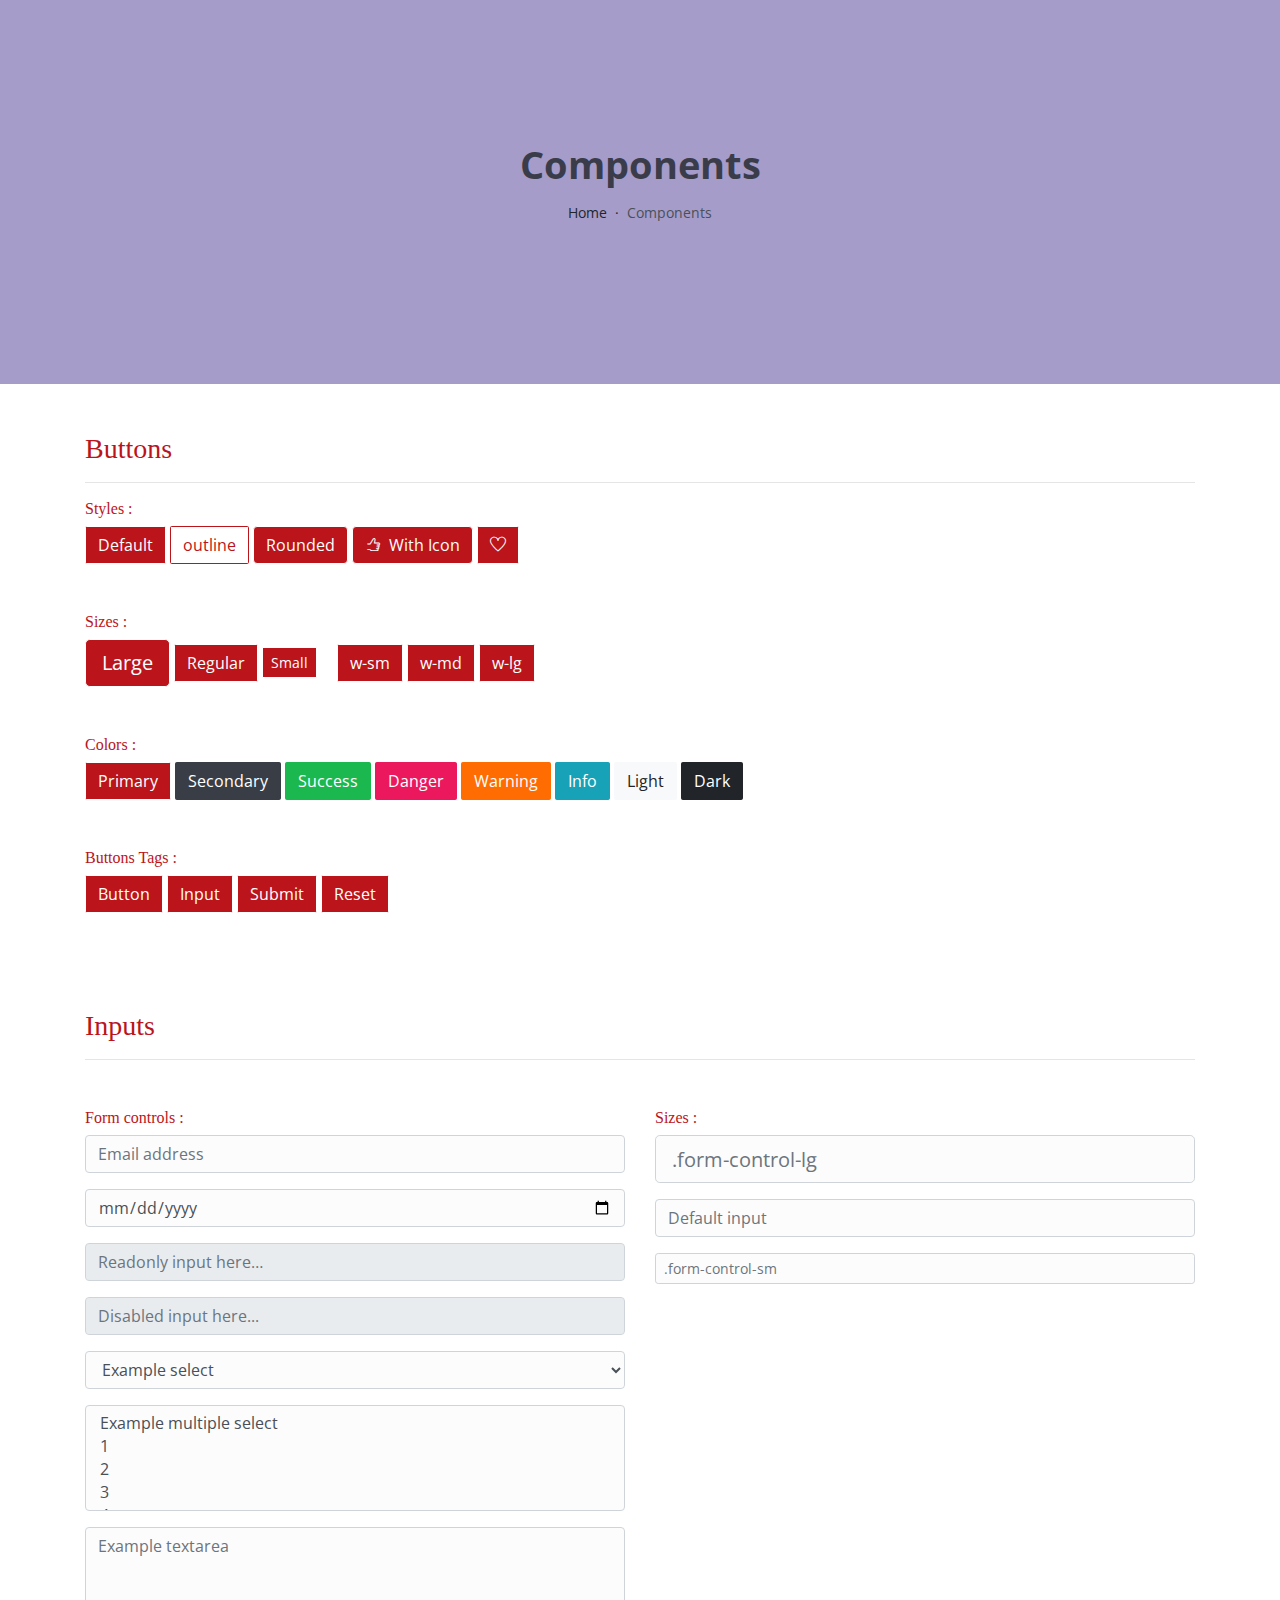
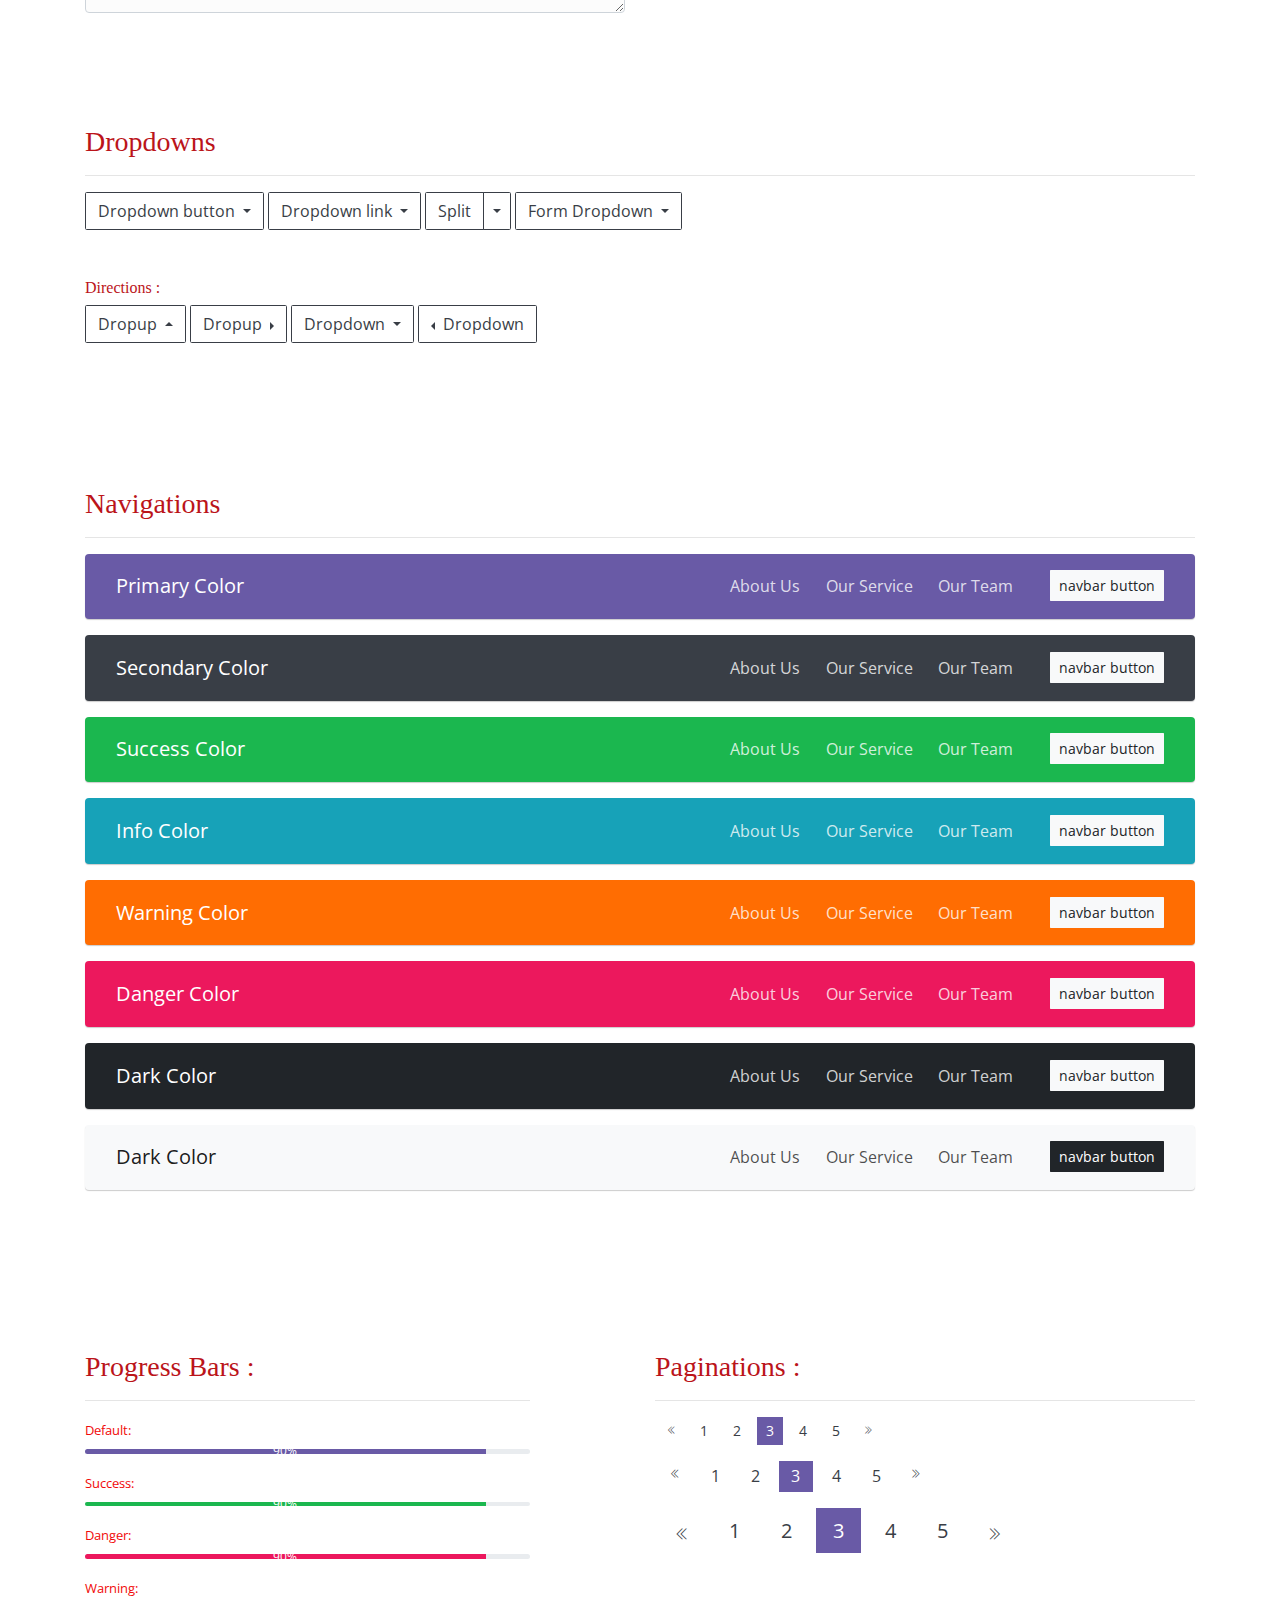
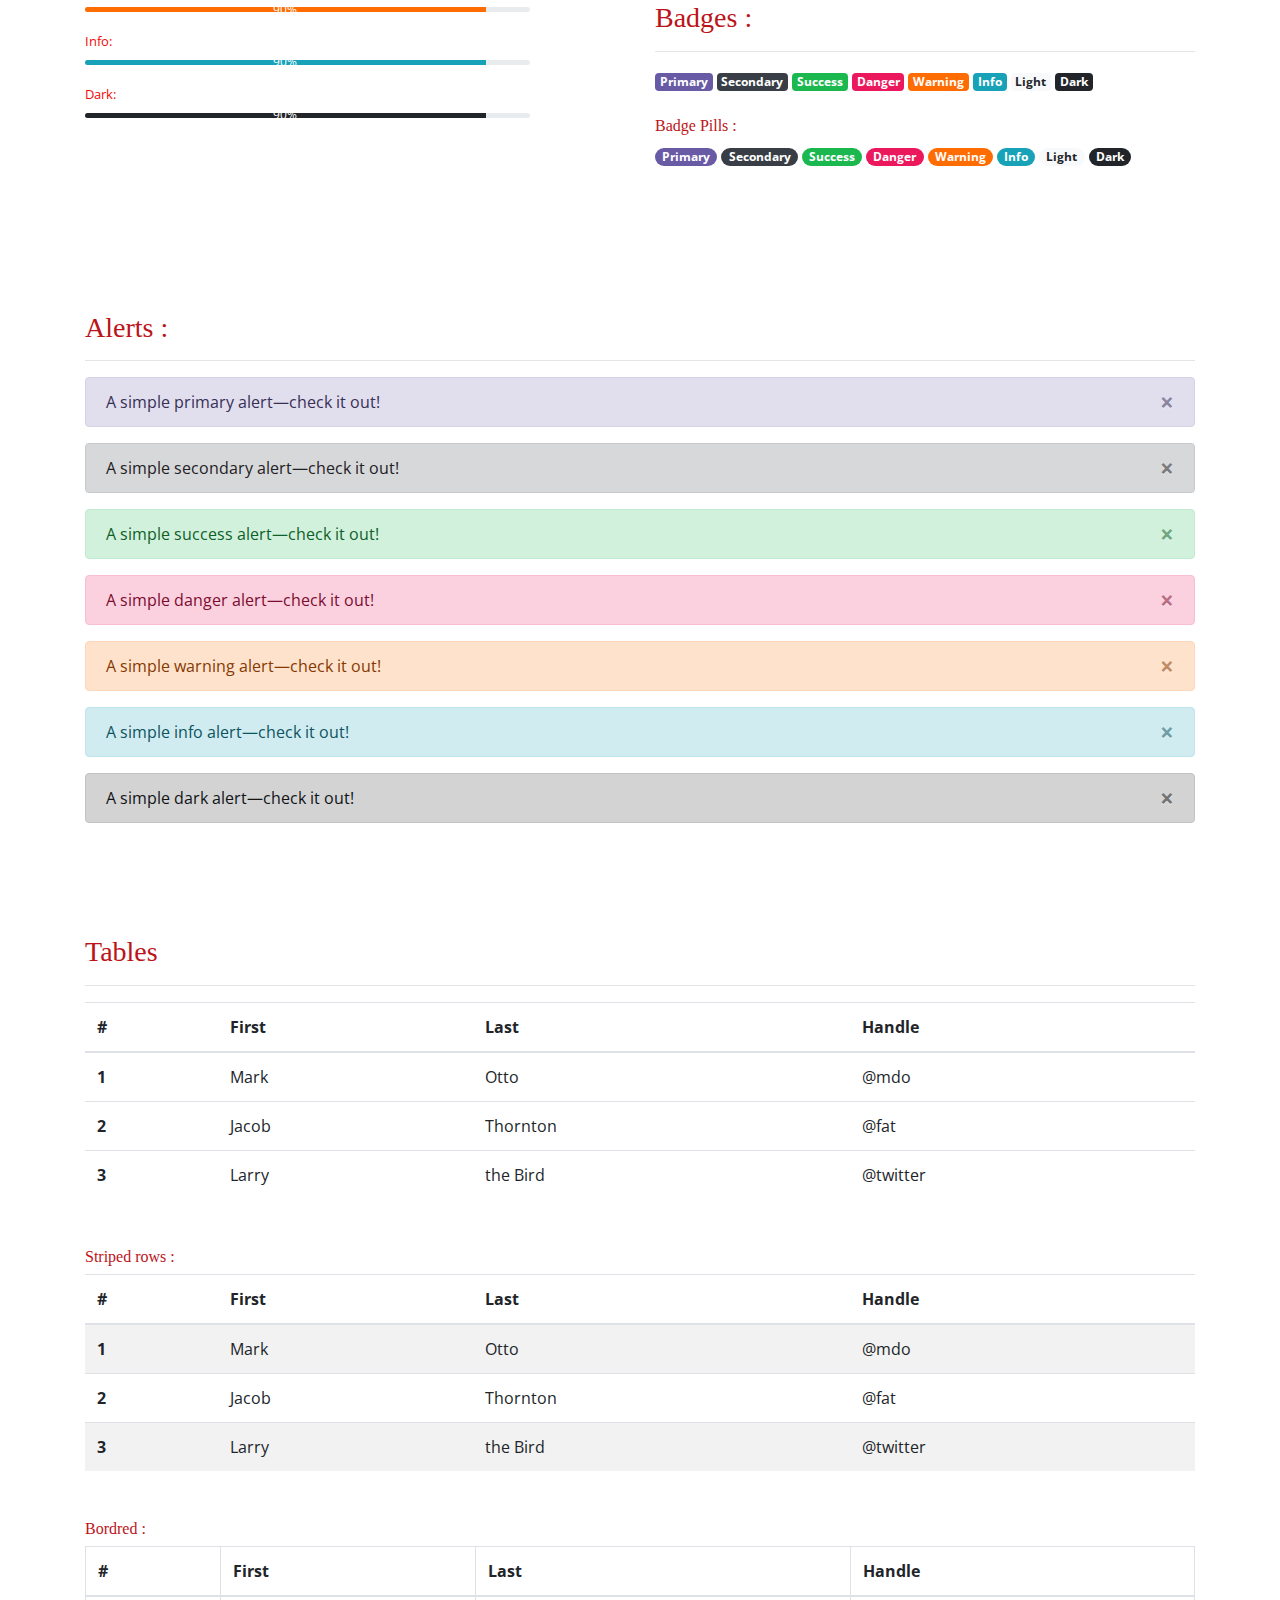
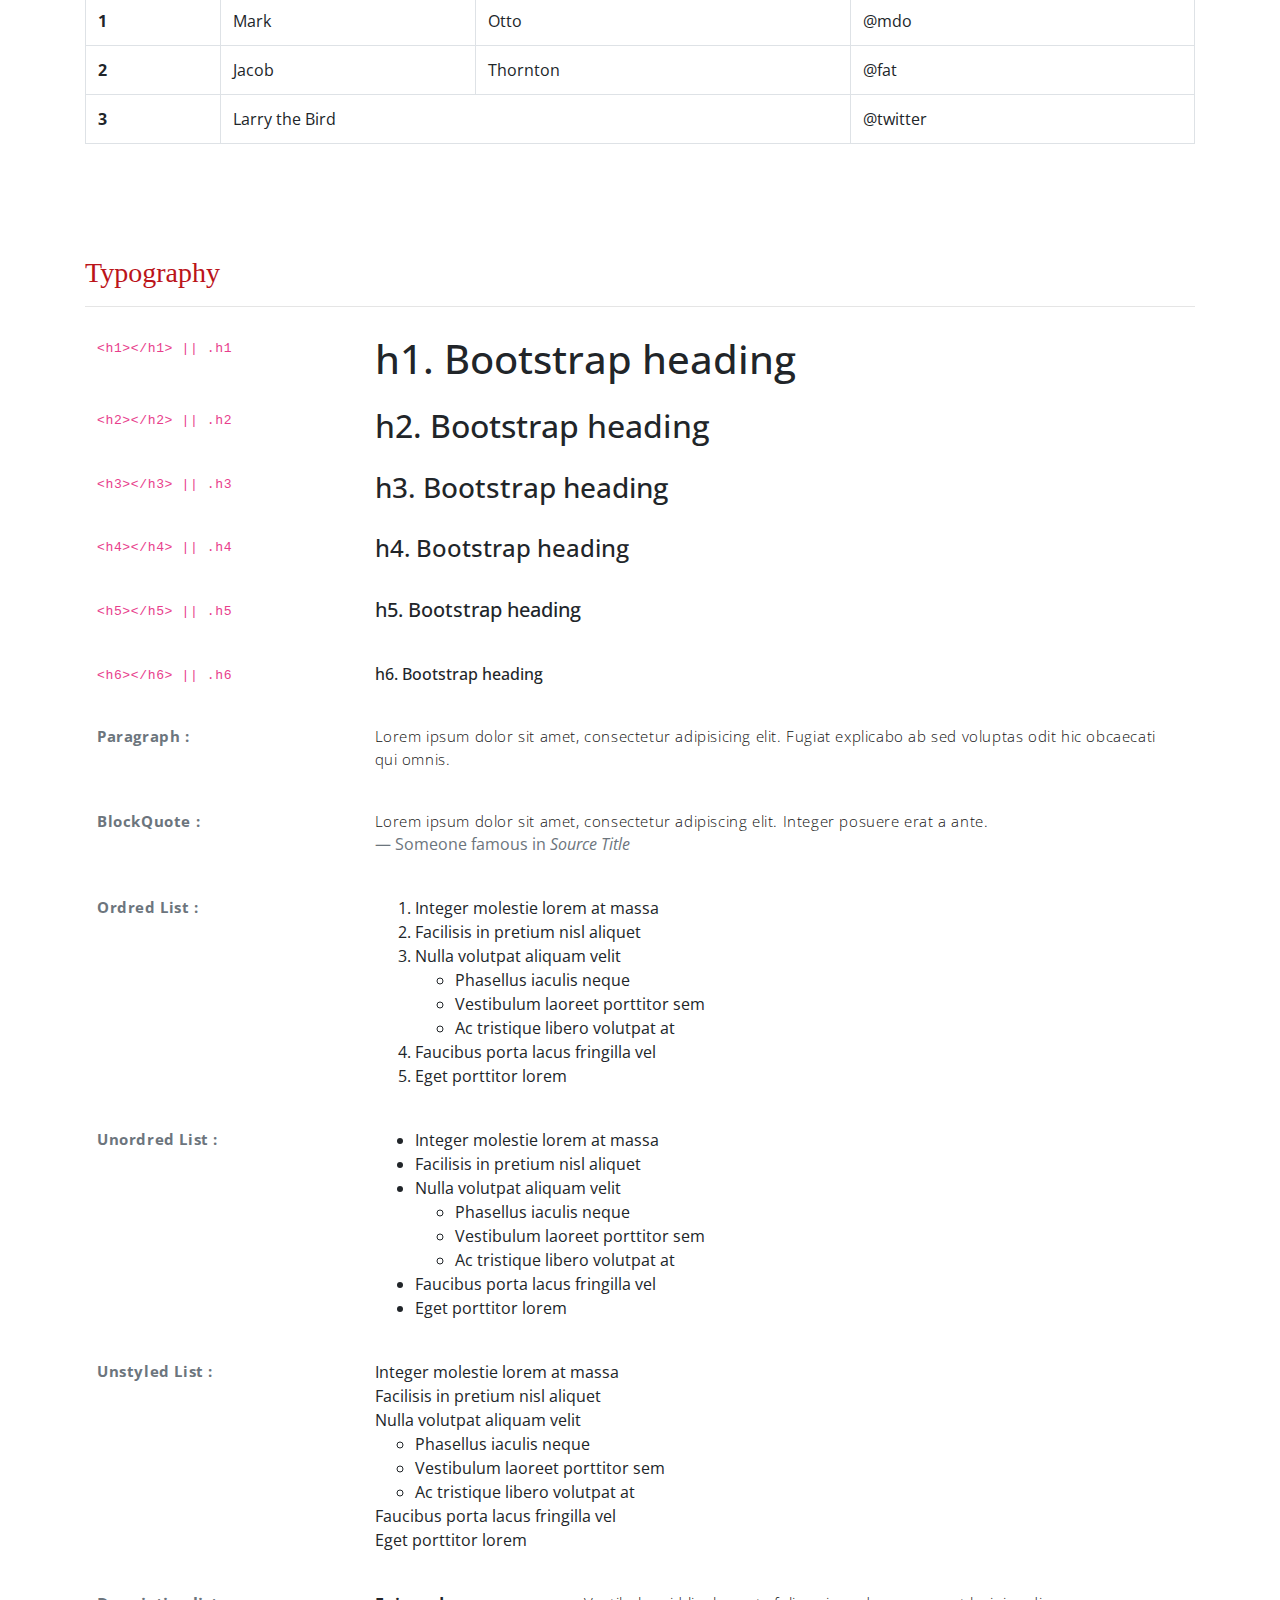
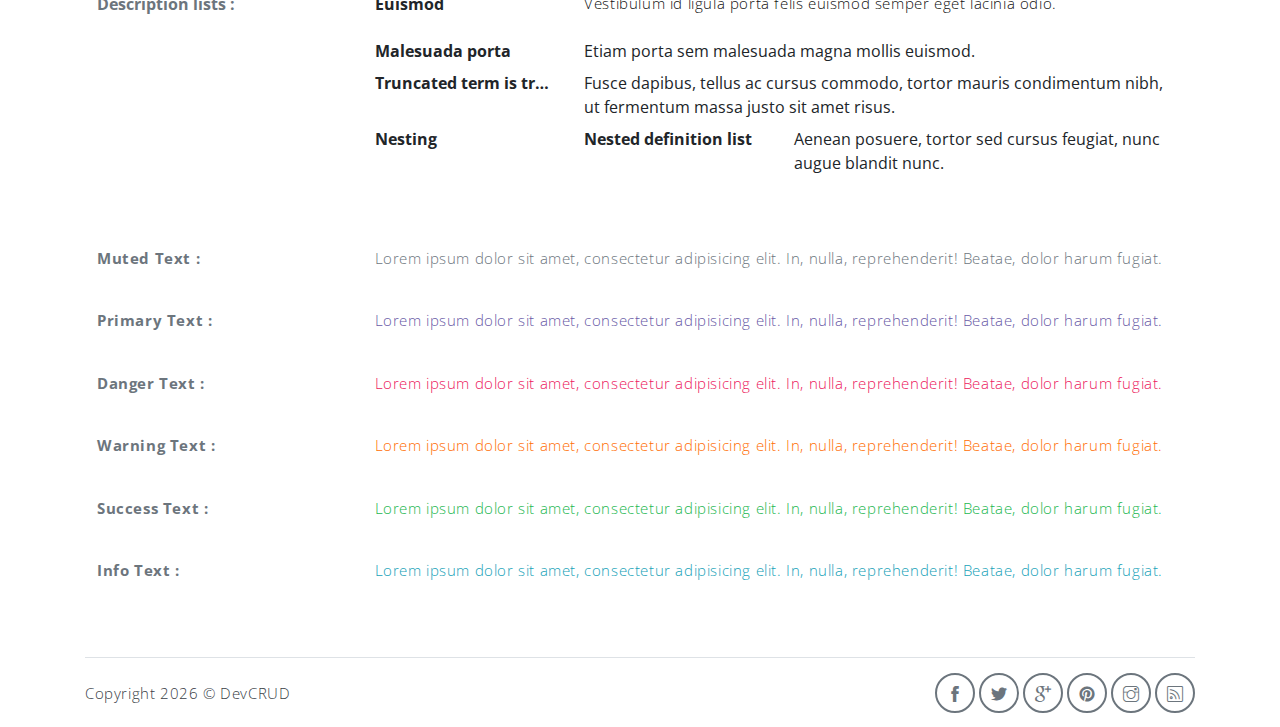
<file: components.html>
<!DOCTYPE html>
<html lang="en">
<head>
   <meta charset="utf-8">
   <meta name="viewport" content="width=device-width, initial-scale=1, shrink-to-fit=no">
   <meta name="description" content="Start your development with Meyawo landing page.">
   <meta name="author" content="Devcrud">
   <title>Meyawo Landing page | Components</title>
   <!-- font icons -->
   <link rel="stylesheet" href="assets/vendors/themify-icons/css/themify-icons.css">
   <!-- Bootstrap + Steller  -->
   <link rel="stylesheet" href="assets/css/meyawo.css">
</head>
<body>

   <!-- Page Header -->
   <header class="header header-mini"> 
      <div class="header-title">Components</div> 
      <nav aria-label="breadcrumb">
         <ol class="breadcrumb">
            <li class="breadcrumb-item"><a href="/">Home</a></li>
            <li class="breadcrumb-item active" aria-current="page">Components</li>
         </ol>
      </nav>
   </header> <!-- End Of Page Header -->

   <!-- main content -->
   <div class="container">

      <!-- Buttons -->
      <h3 class="mt-5">Buttons</h3>
      <hr>
      <h6 class="section-secondary-title">Styles :</h6>
      <button class="btn btn-primary">Default</button>
      <button class="btn btn-outline-primary">outline</button>
      <button class="btn btn-primary rounded">Rounded</button>
      <button class="btn btn-primary rounded"><i class="ti-thumb-up pr-1"></i> With Icon</button>
      <button class="btn btn-primary circle"><i class="ti-heart"></i></button>

      <h6 class="section-secondary-title mt-5">Sizes :</h6>
      <button class="btn btn-primary btn-lg">Large</button>
      <button class="btn btn-primary ">Regular</button>
      <button class="btn btn-primary btn-sm">Small</button>
      <button class="btn btn-primary w-sm ml-3">w-sm</button>
      <button class="btn btn-primary w-md">w-md</button>
      <button class="btn btn-primary w-lg">w-lg</button>

      <h6 class="section-secondary-title mt-5">Colors :</h6>          
      <button type="button" class="btn btn-primary">Primary</button>
      <button type="button" class="btn btn-secondary">Secondary</button>
      <button type="button" class="btn btn-success">Success</button>
      <button type="button" class="btn btn-danger">Danger</button>
      <button type="button" class="btn btn-warning">Warning</button>
      <button type="button" class="btn btn-info">Info</button>
      <button type="button" class="btn btn-light">Light</button>
      <button type="button" class="btn btn-dark">Dark</button>

      <h6 class="section-secondary-title mt-5">Buttons Tags :</h6>
      <button class="btn btn-primary" type="submit">Button</button>
      <input class="btn btn-primary" type="button" value="Input">
      <input class="btn btn-primary" type="submit" value="Submit">
      <input class="btn btn-primary" type="reset" value="Reset">
      
      <!-- devider -->
      <div class="py-5"></div>

      <!-- Inputs -->
      <h3>Inputs</h3>
      <hr>
      <div class="row mt-5">
         <div class="col-md-6">
            <h6 class="section-secondary-title">Form controls :</h6>        
            <div class="form-group">
               <input type="email" class="form-control" id="exampleFormControlInput1" placeholder="Email address">
            </div>
            <div class="form-group">
               <input type="date" class="form-control" id="exampleFormControlInput1" placeholder="Date">
            </div>
            <div class="form-group">
               <input class="form-control" type="text" placeholder="Readonly input here…" readonly>
            </div>
            <div class="form-group">
               <input class="form-control" id="disabledInput" type="text" placeholder="Disabled input here..." disabled>
            </div>
            <div class="form-group">
               <select class="form-control" id="exampleFormControlSelect1">
                  <option>Example select</option>
                  <option>1</option>
                  <option>2</option>
                  <option>3</option>
                  <option>4</option>
                  <option>5</option>
               </select>
            </div>
            <div class="form-group">
               <select multiple class="form-control" id="exampleFormControlSelect2">
                  <option>Example multiple select</option>
                  <option>1</option>
                  <option>2</option>
                  <option>3</option>
                  <option>4</option>
                  <option>5</option>
               </select>
            </div>
            <div class="form-group">
               <textarea class="form-control" id="exampleFormControlTextarea1" rows="3" placeholder="Example textarea"></textarea>
            </div>
         </div>
         <div class="col-md-6">
            <h6 class="section-secondary-title">Sizes :</h6>    
            <div class="form-group">
               <input class="form-control form-control-lg" type="text" placeholder=".form-control-lg">             
            </div>
            <div class="form-group">
               <input class="form-control" type="text" placeholder="Default input">
            </div>
            <div class="form-group">
               <input class="form-control form-control-sm" type="text" placeholder=".form-control-sm"> 
            </div>
         </div>
      </div> <!-- end of inputs -->   

      <!-- devider -->
      <div class="py-5"></div>             

      <!-- Dropdowns -->
      <h3 class="components-section-title font-weight-normal">Dropdowns</h3>
      <hr>
      <div class="dropdown d-inline-block">
         <button class="btn btn-outline-secondary dropdown-toggle" type="button" id="dropdownMenuButton" data-toggle="dropdown" aria-haspopup="true" aria-expanded="false">
         Dropdown button
         </button>
         <div class="dropdown-menu" aria-labelledby="dropdownMenuButton">
         <a class="dropdown-item" href="#">Action</a>
         <a class="dropdown-item" href="#">Another action</a>
         <a class="dropdown-item" href="#">Something else here</a>
         </div>
      </div>
      <div class="dropdown d-inline-block">
         <a class="btn btn-outline-secondary dropdown-toggle" href="#" role="button" id="dropdownMenuLink" data-toggle="dropdown" aria-haspopup="true" aria-expanded="false">
            Dropdown link
         </a>
         <div class="dropdown-menu" aria-labelledby="dropdownMenuLink">
            <a class="dropdown-item" href="#">Action</a>
            <a class="dropdown-item" href="#">Another action</a>
            <a class="dropdown-item" href="#">Something else here</a>
         </div>
      </div>
      <div class="btn-group">
         <button type="button" class="btn btn-outline-secondary">Split</button>
         <button type="button" class="btn btn-outline-secondary dropdown-toggle dropdown-toggle-split" data-toggle="dropdown" aria-haspopup="true" aria-expanded="false">
         <span class="sr-only">Toggle Dropdown</span>
         </button>
         <div class="dropdown-menu">
            <a class="dropdown-item" href="#">Action</a>
            <a class="dropdown-item" href="#">Another action</a>
            <a class="dropdown-item" href="#">Something else here</a>
            <div class="dropdown-divider"></div>
            <a class="dropdown-item" href="#">Separated link</a>
         </div>
      </div>
      <div class="btn-group">
         <button class="btn btn-outline-secondary dropdown-toggle" type="button" id="dropdownMenuButton" data-toggle="dropdown" aria-haspopup="true" aria-expanded="false">
            Form Dropdown
         </button>
         <div class="dropdown-menu form">
            <form class="px-4 py-3">
               <div class="form-group">
                  <input type="email" class="form-control" id="exampleDropdownFormEmail1" placeholder="email@example.com">
               </div>
               <div class="form-group">
                  <input type="password" class="form-control" id="exampleDropdownFormPassword1" placeholder="Password">
               </div>
               <div class="form-check mb-3">
                  <input type="checkbox" class="form-check-input" id="dropdownCheck">
                  <label class="form-check-label" for="dropdownCheck">
                     Remember me
                  </label>
               </div>
               <button type="submit" class="btn btn-primary btn-block">Sign in</button>
            </form>
            <div class="dropdown-divider"></div>
            <a class="dropdown-item" href="#"><small>New around here? Sign up</small></a>
            <a class="dropdown-item" href="#"><small>Forgot password?</small></a>
         </div>
      </div>       
      <h6 class="section-secondary-title mt-5">Directions :</h6>  
      <div class="btn-group dropup">
         <button type="button" class="btn btn-outline-secondary dropdown-toggle" data-toggle="dropdown" aria-haspopup="true" aria-expanded="false">
            Dropup
         </button>
         <div class="dropdown-menu">
            <a class="dropdown-item" href="#">Action</a>
            <a class="dropdown-item" href="#">Another action</a>
            <a class="dropdown-item" href="#">Something else here</a>
            <div class="dropdown-divider"></div>
            <a class="dropdown-item" href="#">Separated link</a>
         </div>
      </div>
      <div class="btn-group dropright">
         <button type="button" class="btn btn-outline-secondary dropdown-toggle" data-toggle="dropdown" aria-haspopup="true" aria-expanded="false">
            Dropup
         </button>
         <div class="dropdown-menu">
            <a class="dropdown-item" href="#">Action</a>
            <a class="dropdown-item" href="#">Another action</a>
            <a class="dropdown-item" href="#">Something else here</a>
            <div class="dropdown-divider"></div>
            <a class="dropdown-item" href="#">Separated link</a>
         </div>
      </div>
      <div class="btn-group">
         <button type="button" class="btn btn-outline-secondary dropdown-toggle" data-toggle="dropdown" aria-haspopup="true" aria-expanded="false">
            Dropdown
         </button>
         <div class="dropdown-menu">
            <a class="dropdown-item" href="#">Action</a>
            <a class="dropdown-item" href="#">Another action</a>
            <a class="dropdown-item" href="#">Something else here</a>
            <div class="dropdown-divider"></div>
            <a class="dropdown-item" href="#">Separated link</a>
         </div>
      </div>
      <div class="btn-group dropleft">
         <button type="button" class="btn btn-outline-secondary dropdown-toggle" data-toggle="dropdown" aria-haspopup="true" aria-expanded="false">
            Dropdown
         </button>
         <div class="dropdown-menu">
            <a class="dropdown-item" href="#">Action</a>
            <a class="dropdown-item" href="#">Another action</a>
            <a class="dropdown-item" href="#">Something else here</a>
            <div class="dropdown-divider"></div>
            <a class="dropdown-item" href="#">Separated link</a>
         </div>
      </div> <!-- end of Dropdowns -->  

      <!-- devider -->
      <div class="py-5"></div>   

      <!-- navbars -->
      <h3 class="components-section-title font-weight-normal mt-5">Navigations</h3>
      <hr>
      <nav class="navbar navbar-expand-sm navbar-dark bg-primary rounded shadow mb-3">
         <div class="container">
            <a class="navbar-brand" href="#">Primary Color</a>
            <button class="navbar-toggler ml-auto" type="button" data-toggle="collapse" data-target="#navbarSupportedContent" aria-controls="navbarSupportedContent" aria-expanded="false" aria-label="Toggle navigation">
            <span class="navbar-toggler-icon"></span>
            </button>
            <div class="collapse navbar-collapse" id="navbarSupportedContent">
               <ul class="navbar-nav ml-auto"> 
                  <li class="nav-item">
                     <a class="nav-link" href="#about">About Us</a>
                  </li>
                  <li class="nav-item">
                     <a class="nav-link" href="#">Our Service</a>
                  </li>
                  <li class="nav-item">
                     <a class="nav-link" href="#team">Our Team</a>
                  </li>
                  <li class="nav-item">
                     <a href="#book-table" class="ml-4 mt-1 btn btn-light btn-sm">navbar button</a>
                  </li>
               </ul>                       
            </div>
         </div>
      </nav>
      <nav class="navbar navbar-expand-sm navbar-dark bg-secondary rounded shadow mb-3">
         <div class="container">
            <a class="navbar-brand" href="#">Secondary Color</a>
            <button class="navbar-toggler ml-auto" type="button" data-toggle="collapse" data-target="#navbarSupportedContent" aria-controls="navbarSupportedContent" aria-expanded="false" aria-label="Toggle navigation">
            <span class="navbar-toggler-icon"></span>
            </button>
            <div class="collapse navbar-collapse" id="navbarSupportedContent">
               <ul class="navbar-nav ml-auto"> 
                  <li class="nav-item">
                     <a class="nav-link" href="#about">About Us</a>
                  </li>
                  <li class="nav-item">
                     <a class="nav-link" href="#service">Our Service</a>
                  </li>
                  <li class="nav-item">
                     <a class="nav-link" href="#team">Our Team</a>
                  </li>
                  <li class="nav-item">
                     <a href="#book-table" class="ml-4 mt-1 btn btn-light btn-sm">navbar button</a>
                  </li>
               </ul>                       
            </div>
         </div>
      </nav>
      <nav class="navbar navbar-expand-sm navbar-dark bg-success rounded shadow mb-3">
         <div class="container">
            <a class="navbar-brand" href="#">Success Color</a>
            <button class="navbar-toggler ml-auto" type="button" data-toggle="collapse" data-target="#navbarSupportedContent" aria-controls="navbarSupportedContent" aria-expanded="false" aria-label="Toggle navigation">
            <span class="navbar-toggler-icon"></span>
            </button>
            <div class="collapse navbar-collapse" id="navbarSupportedContent">
               <ul class="navbar-nav ml-auto"> 
                  <li class="nav-item">
                     <a class="nav-link" href="#about">About Us</a>
                  </li>
                  <li class="nav-item">
                     <a class="nav-link" href="#service">Our Service</a>
                  </li>
                  <li class="nav-item">
                     <a class="nav-link" href="#team">Our Team</a>
                  </li>
                  <li class="nav-item">
                     <a href="#book-table" class="ml-4 mt-1 btn btn-light btn-sm">navbar button</a>
                  </li>
               </ul>                       
            </div>
         </div>
      </nav>
      <nav class="navbar navbar-expand-sm navbar-dark bg-info rounded shadow mb-3">
         <div class="container">
            <a class="navbar-brand" href="#">Info Color</a>
            <button class="navbar-toggler ml-auto" type="button" data-toggle="collapse" data-target="#navbarSupportedContent" aria-controls="navbarSupportedContent" aria-expanded="false" aria-label="Toggle navigation">
            <span class="navbar-toggler-icon"></span>
            </button>
            <div class="collapse navbar-collapse" id="navbarSupportedContent">
               <ul class="navbar-nav ml-auto"> 
                  <li class="nav-item">
                     <a class="nav-link" href="#about">About Us</a>
                  </li>
                  <li class="nav-item">
                     <a class="nav-link" href="#service">Our Service</a>
                  </li>
                  <li class="nav-item">
                     <a class="nav-link" href="#team">Our Team</a>
                  </li>
                  <li class="nav-item">
                     <a href="#book-table" class="ml-4 mt-1 btn btn-light btn-sm">navbar button</a>
                  </li>
               </ul>                       
            </div>
         </div>
      </nav>
      <nav class="navbar navbar-expand-sm navbar-dark bg-warning rounded shadow mb-3">
         <div class="container">
            <a class="navbar-brand" href="#">Warning Color</a>
            <button class="navbar-toggler ml-auto" type="button" data-toggle="collapse" data-target="#navbarSupportedContent" aria-controls="navbarSupportedContent" aria-expanded="false" aria-label="Toggle navigation">
            <span class="navbar-toggler-icon"></span>
            </button>
            <div class="collapse navbar-collapse" id="navbarSupportedContent">
               <ul class="navbar-nav ml-auto"> 
                  <li class="nav-item">
                     <a class="nav-link" href="#about">About Us</a>
                  </li>
                  <li class="nav-item">
                     <a class="nav-link" href="#service">Our Service</a>
                  </li>
                  <li class="nav-item">
                     <a class="nav-link" href="#team">Our Team</a>
                  </li>
                  <li class="nav-item">
                     <a href="#book-table" class="ml-4 mt-1 btn btn-light btn-sm">navbar button</a>
                  </li>
               </ul>                       
            </div>
         </div>
      </nav>
      <nav class="navbar navbar-expand-sm navbar-dark bg-danger rounded shadow mb-3">
         <div class="container">
            <a class="navbar-brand" href="#">Danger Color</a>
            <button class="navbar-toggler ml-auto" type="button" data-toggle="collapse" data-target="#navbarSupportedContent" aria-controls="navbarSupportedContent" aria-expanded="false" aria-label="Toggle navigation">
            <span class="navbar-toggler-icon"></span>
            </button>
            <div class="collapse navbar-collapse" id="navbarSupportedContent">
               <ul class="navbar-nav ml-auto"> 
                  <li class="nav-item">
                     <a class="nav-link" href="#about">About Us</a>
                  </li>
                  <li class="nav-item">
                     <a class="nav-link" href="#service">Our Service</a>
                  </li>
                  <li class="nav-item">
                     <a class="nav-link" href="#team">Our Team</a>
                  </li>
                  <li class="nav-item">
                     <a href="#book-table" class="ml-4 mt-1 btn btn-light btn-sm">navbar button</a>
                  </li>
               </ul>                       
            </div>
         </div>
      </nav>
      <nav class="navbar navbar-expand-sm navbar-dark bg-dark rounded shadow mb-3">
         <div class="container">
            <a class="navbar-brand" href="#">Dark Color</a>
            <button class="navbar-toggler ml-auto" type="button" data-toggle="collapse" data-target="#navbarSupportedContent" aria-controls="navbarSupportedContent" aria-expanded="false" aria-label="Toggle navigation">
            <span class="navbar-toggler-icon"></span>
            </button>
            <div class="collapse navbar-collapse" id="navbarSupportedContent">
               <ul class="navbar-nav ml-auto"> 
                  <li class="nav-item">
                     <a class="nav-link" href="#about">About Us</a>
                  </li>
                  <li class="nav-item">
                     <a class="nav-link" href="#service">Our Service</a>
                  </li>
                  <li class="nav-item">
                     <a class="nav-link" href="#team">Our Team</a>
                  </li>
                  <li class="nav-item">
                     <a href="#book-table" class="ml-4 mt-1 btn btn-light btn-sm">navbar button</a>
                  </li>
               </ul>                       
            </div>
         </div>
      </nav>
      <nav class="navbar navbar-expand-sm navbar-light bg-light rounded shadow mb-3">
         <div class="container">
            <a class="navbar-brand" href="#">Dark Color</a>
            <button class="navbar-toggler ml-auto" type="button" data-toggle="collapse" data-target="#navbarSupportedContent" aria-controls="navbarSupportedContent" aria-expanded="false" aria-label="Toggle navigation">
            <span class="navbar-toggler-icon"></span>
            </button>
            <div class="collapse navbar-collapse" id="navbarSupportedContent">
               <ul class="navbar-nav ml-auto"> 
                  <li class="nav-item">
                     <a class="nav-link" href="#about">About Us</a>
                  </li>
                  <li class="nav-item">
                     <a class="nav-link" href="#service">Our Service</a>
                  </li>
                  <li class="nav-item">
                     <a class="nav-link" href="#team">Our Team</a>
                  </li>
                  <li class="nav-item">
                     <a href="#book-table" class="ml-4 mt-1 btn btn-dark btn-sm">navbar button</a>
                  </li>
               </ul>                       
            </div>
         </div>
      </nav>
      <!-- End of navbars -->

      <!-- devider -->
      <div class="py-5"></div>   
      
      <!-- progress bars -->
      <div class="row justify-content-between">
         <div class="col-md-5">
            <h3 class="components-section-title font-weight-normal mt-5">Progress Bars :</h3>
            <hr>
            <small>Default: </small>
            <div class="progress mt-2 mb-3">
               <div class="progress-bar" role="progressbar" style="width: 90%" aria-valuenow="25" aria-valuemin="0" aria-valuemax="100"><span>90%</span></div>
            </div>
            <small>Success:</small>
            <div class="progress mt-2 mb-3">
               <div class="progress-bar bg-success" role="progressbar" style="width: 90%" aria-valuenow="25" aria-valuemin="0" aria-valuemax="100"><span>90%</span></div>
            </div>
            <small>Danger:</small>
            <div class="progress mt-2 mb-3">
               <div class="progress-bar bg-danger" role="progressbar" style="width: 90%" aria-valuenow="25" aria-valuemin="0" aria-valuemax="100"><span>90%</span></div>
            </div>
            <small>Warning:</small>
            <div class="progress mt-2 mb-3">
               <div class="progress-bar bg-warning" role="progressbar" style="width: 90%" aria-valuenow="25" aria-valuemin="0" aria-valuemax="100"><span>90%</span></div>
            </div>
            <small>Info:</small>
            <div class="progress mt-2 mb-3">
               <div class="progress-bar bg-info" role="progressbar" style="width: 90%" aria-valuenow="25" aria-valuemin="0" aria-valuemax="100"><span>90%</span></div>
            </div>
            <small>Dark:</small>
            <div class="progress mt-2 mb-3">
               <div class="progress-bar bg-dark" role="progressbar" style="width: 90%" aria-valuenow="25" aria-valuemin="0" aria-valuemax="100"><span>90%</span></div>
            </div>
         </div>
         <div class="col-md-6">
            <h3 class="components-section-title font-weight-normal mt-5">Paginations :</h3>
            <hr>
            <nav aria-label="Page navigation example">
               <ul class="pagination pagination-sm">
                  <li class="page-item"><a class="page-link" href="#"><i class="ti-angle-double-left"></i></a></li>
                  <li class="page-item"><a class="page-link" href="#">1</a></li>
                  <li class="page-item"><a class="page-link" href="#">2</a></li>
                  <li class="page-item active"><a class="page-link" href="#">3</a></li>
                  <li class="page-item"><a class="page-link" href="#">4</a></li>
                  <li class="page-item"><a class="page-link" href="#">5</a></li>
                  <li class="page-item"><a class="page-link" href="#"><i class="ti-angle-double-right"></i></a></li>
               </ul>
            </nav>
            <nav aria-label="Page navigation example">
               <ul class="pagination">
               <li class="page-item"><a class="page-link" href="#"><i class="ti-angle-double-left"></i></a></li>
                  <li class="page-item"><a class="page-link" href="#">1</a></li>
                  <li class="page-item"><a class="page-link" href="#">2</a></li>
                  <li class="page-item active"><a class="page-link" href="#">3</a></li>
                  <li class="page-item"><a class="page-link" href="#">4</a></li>
                  <li class="page-item"><a class="page-link" href="#">5</a></li>
                  <li class="page-item"><a class="page-link" href="#"><i class="ti-angle-double-right"></i></a></li>
               </ul>
            </nav>
            <nav aria-label="Page navigation example">
               <ul class="pagination pagination-lg">
                  <li class="page-item"><a class="page-link" href="#"><i class="ti-angle-double-left"></i></a></li>
                  <li class="page-item"><a class="page-link" href="#">1</a></li>
                  <li class="page-item"><a class="page-link" href="#">2</a></li>
                  <li class="page-item active"><a class="page-link" href="#">3</a></li>
                  <li class="page-item"><a class="page-link" href="#">4</a></li>
                  <li class="page-item"><a class="page-link" href="#">5</a></li>
                  <li class="page-item"><a class="page-link" href="#"><i class="ti-angle-double-right"></i></a></li>
               </ul>
            </nav>

            <!-- Badges -->
            <h3 class="components-section-title font-weight-normal mt-5">Badges :</h3>
            <hr>
            <span class="badge badge-primary">Primary</span>
            <span class="badge badge-secondary">Secondary</span>
            <span class="badge badge-success">Success</span>
            <span class="badge badge-danger">Danger</span>
            <span class="badge badge-warning">Warning</span>
            <span class="badge badge-info">Info</span>
            <span class="badge badge-light">Light</span>
            <span class="badge badge-dark">Dark</span>
            <h6 class="section-secondary-title mt-4 mb-2">Badge Pills :</h6>
            <span class="badge badge-pill badge-primary">Primary</span>
            <span class="badge badge-pill badge-secondary">Secondary</span>
            <span class="badge badge-pill badge-success">Success</span>
            <span class="badge badge-pill badge-danger">Danger</span>
            <span class="badge badge-pill badge-warning">Warning</span>
            <span class="badge badge-pill badge-info">Info</span>
            <span class="badge badge-pill badge-light">Light</span>
            <span class="badge badge-pill badge-dark">Dark</span>
         </div>
      </div> <!-- End of Progress bars -->

      <!-- devider -->
      <div class="py-5"></div>  

      <!-- Alerts -->
      <h3 class="components-section-title font-weight-normal mt-5">Alerts :</h3>
      <hr>
      <div class="alert alert-primary alert-dismissible fade show" role="alert">
         A simple primary alert—check it out!
         <button type="button" class="close" data-dismiss="alert" aria-label="Close">
            <span aria-hidden="true">&times;</span>
         </button>
      </div>
      <div class="alert alert-secondary alert-dismissible fade show" role="alert">
         A simple secondary alert—check it out!
         <button type="button" class="close" data-dismiss="alert" aria-label="Close">
            <span aria-hidden="true">&times;</span>
         </button>
      </div>
      <div class="alert alert-success alert-dismissible fade show" role="alert">
         A simple success alert—check it out!
         <button type="button" class="close" data-dismiss="alert" aria-label="Close">
            <span aria-hidden="true">&times;</span>
         </button>
      </div>
      <div class="alert alert-danger alert-dismissible fade show" role="alert">
         A simple danger alert—check it out!
         <button type="button" class="close" data-dismiss="alert" aria-label="Close">
            <span aria-hidden="true">&times;</span>
         </button>
      </div>
      <div class="alert alert-warning alert-dismissible fade show" role="alert">
         A simple warning alert—check it out!
         <button type="button" class="close" data-dismiss="alert" aria-label="Close">
            <span aria-hidden="true">&times;</span>
         </button>
      </div>
      <div class="alert alert-info alert-dismissible fade show" role="alert">
         A simple info alert—check it out!
         <button type="button" class="close" data-dismiss="alert" aria-label="Close">
            <span aria-hidden="true">&times;</span>
         </button>
      </div>
      <div class="alert alert-dark alert-dismissible fade show" role="alert">
         A simple dark alert—check it out!
         <button type="button" class="close" data-dismiss="alert" aria-label="Close">
            <span aria-hidden="true">&times;</span>
         </button>
      </div>
      <!-- end of alerts -->

      <!-- devider -->
      <div class="py-5"></div> 
   
      <!-- tables -->
      <h3 class="components-section-title">Tables</h3>
      <hr>
      <table class="table">
         <thead>
            <tr>
               <th scope="col">#</th>
               <th scope="col">First</th>
               <th scope="col">Last</th>
               <th scope="col">Handle</th>
            </tr>
         </thead>
         <tbody>
            <tr>
               <th scope="row">1</th>
               <td>Mark</td>
               <td>Otto</td>
               <td>@mdo</td>
            </tr>
            <tr>
               <th scope="row">2</th>
               <td>Jacob</td>
               <td>Thornton</td>
               <td>@fat</td>
            </tr>
            <tr>
               <th scope="row">3</th>
               <td>Larry</td>
               <td>the Bird</td>
               <td>@twitter</td>
            </tr>
         </tbody>
      </table>

      <h6 class="section-secondary-title mt-5">Striped rows :</h6>
      <table class="table table-striped">
         <thead>
            <tr>
               <th scope="col">#</th>
               <th scope="col">First</th>
               <th scope="col">Last</th>
               <th scope="col">Handle</th>
            </tr>
         </thead>
         <tbody>
            <tr>
               <th scope="row">1</th>
               <td>Mark</td>
               <td>Otto</td>
               <td>@mdo</td>
            </tr>
            <tr>
               <th scope="row">2</th>
               <td>Jacob</td>
               <td>Thornton</td>
               <td>@fat</td>
            </tr>
            <tr>
               <th scope="row">3</th>
               <td>Larry</td>
               <td>the Bird</td>
               <td>@twitter</td>
            </tr>
         </tbody>
      </table>

      <h6 class="section-secondary-title mt-5">Bordred :</h6>
      <table class="table table-bordered">
         <thead>
            <tr>
               <th scope="col">#</th>
               <th scope="col">First</th>
               <th scope="col">Last</th>
               <th scope="col">Handle</th>
            </tr>
         </thead>
         <tbody>
            <tr>
               <th scope="row">1</th>
               <td>Mark</td>
               <td>Otto</td>
               <td>@mdo</td>
            </tr>
            <tr>
               <th scope="row">2</th>
               <td>Jacob</td>
               <td>Thornton</td>
               <td>@fat</td>
            </tr>
            <tr>
               <th scope="row">3</th>
               <td colspan="2">Larry the Bird</td>
               <td>@twitter</td>
            </tr>
         </tbody>
      </table>
      <!-- end of tables -->

      <!-- devider -->
      <div class="py-5"></div> 

      <!-- typography -->
      <h3 class="components-section-title">Typography</h3>
      <hr>
      <table class="table table-borderless v-align-center">
         <tbody>
            <tr>
               <td>
                  <p><code class="highlighter-rouge">&lt;h1&gt;&lt;/h1&gt; || .h1</code></p>
               </td>
               <td class="w-75"><span class="h1">h1. Bootstrap heading</span></td>
            </tr>
            <tr>
               <td>
                  <p><code class="highlighter-rouge">&lt;h2&gt;&lt;/h2&gt; || .h2</code></p>
               </td>
               <td><span class="h2">h2. Bootstrap heading</span></td>
            </tr>
            <tr>
               <td>
                  <p><code class="highlighter-rouge">&lt;h3&gt;&lt;/h3&gt; || .h3</code></p>
               </td>
               <td><span class="h3">h3. Bootstrap heading</span></td>
            </tr>
            <tr>
               <td>
                  <p><code class="highlighter-rouge">&lt;h4&gt;&lt;/h4&gt; || .h4</code></p>
               </td>
               <td><span class="h4">h4. Bootstrap heading</span></td>
            </tr>
            <tr>
               <td>
                  <p><code class="highlighter-rouge">&lt;h5&gt;&lt;/h5&gt; || .h5</code></p>
               </td>
               <td><span class="h5">h5. Bootstrap heading</span></td>
            </tr>
            <tr>
               <td>
                  <p><code class="highlighter-rouge">&lt;h6&gt;&lt;/h6&gt; || .h6</code></p>
               </td>
               <td><span class="h6">h6. Bootstrap heading</span></td>
            </tr>
            <tr>
               <td>
                  <p class="font-weight-bold text-muted">Paragraph :</p>
               </td>
               <td><p>Lorem ipsum dolor sit amet, consectetur adipisicing elit. Fugiat explicabo ab sed voluptas odit hic obcaecati qui omnis.</p></td>
            </tr>
            <tr>
               <td>
                  <p class="font-weight-bold text-muted">BlockQuote :</p>
               </td>
               <td>
                  <blockquote class="blockquote">
                     <p class="mb-0">Lorem ipsum dolor sit amet, consectetur adipiscing elit. Integer posuere erat a ante.</p>
                     <footer class="blockquote-footer">Someone famous in <cite title="Source Title">Source Title</cite></footer>
                  </blockquote>
               </td>
            </tr>

            <tr>
               <td><p class="font-weight-bold text-muted">Ordred List :</p></td>
               <td>
                  <ol>
                     <li>Integer molestie lorem at massa</li>
                     <li>Facilisis in pretium nisl aliquet</li>
                     <li>Nulla volutpat aliquam velit
                        <ul>
                           <li>Phasellus iaculis neque</li>
                           <li>Vestibulum laoreet porttitor sem</li>
                           <li>Ac tristique libero volutpat at</li>
                        </ul>
                     </li>
                     <li>Faucibus porta lacus fringilla vel</li>
                     <li>Eget porttitor lorem</li>
                  </ol>
               </td>
            </tr>
            <tr>
               <td><p class="font-weight-bold text-muted">Unordred List :</p></td>
               <td>
                  <ul >
                     <li>Integer molestie lorem at massa</li>
                     <li>Facilisis in pretium nisl aliquet</li>
                     <li>Nulla volutpat aliquam velit
                        <ul>
                           <li>Phasellus iaculis neque</li>
                           <li>Vestibulum laoreet porttitor sem</li>
                           <li>Ac tristique libero volutpat at</li>
                        </ul>
                     </li>
                     <li>Faucibus porta lacus fringilla vel</li>
                     <li>Eget porttitor lorem</li>
                  </ul>
               </td>
            </tr>
            <tr>
               <td><p class="font-weight-bold text-muted">Unstyled List :</p></td>
               <td>
                  <ul class="list-unstyled">
                     <li>Integer molestie lorem at massa</li>
                     <li>Facilisis in pretium nisl aliquet</li>
                     <li>Nulla volutpat aliquam velit
                        <ul>
                           <li>Phasellus iaculis neque</li>
                           <li>Vestibulum laoreet porttitor sem</li>
                           <li>Ac tristique libero volutpat at</li>
                        </ul>
                     </li>
                     <li>Faucibus porta lacus fringilla vel</li>
                     <li>Eget porttitor lorem</li>
                  </ul>
               </td>
            </tr>
            <tr>
               <td class="font-weight-bold text-muted">Description lists : </td>
               <td>
                  <dl class="row">
                     <dt class="col-sm-3">Euismod</dt>
                     <dd class="col-sm-9">
                        <p>Vestibulum id ligula porta felis euismod semper eget lacinia odio.</p>
                     </dd>

                     <dt class="col-sm-3">Malesuada porta</dt>
                     <dd class="col-sm-9">Etiam porta sem malesuada magna mollis euismod.</dd>

                     <dt class="col-sm-3 text-truncate">Truncated term is truncated</dt>
                     <dd class="col-sm-9">Fusce dapibus, tellus ac cursus commodo, tortor mauris condimentum nibh, ut fermentum massa justo sit amet risus.</dd>

                     <dt class="col-sm-3">Nesting</dt>
                     <dd class="col-sm-9">
                        <dl class="row">
                           <dt class="col-sm-4">Nested definition list</dt>
                           <dd class="col-sm-8">Aenean posuere, tortor sed cursus feugiat, nunc augue blandit nunc.</dd>
                        </dl>
                     </dd>
                  </dl>
               </td>
            </tr>
            <tr>
               <td>
                  <p class="font-weight-bold text-muted">Muted Text :</p>
               </td>
               <td>
                  <p class="text-muted">Lorem ipsum dolor sit amet, consectetur adipisicing elit. In, nulla, reprehenderit! Beatae, dolor harum fugiat.</p>
               </td>
            </tr>
            <tr>
               <td>
                  <p class="font-weight-bold text-muted">Primary Text :</p>
               </td>
               <td>
                  <p class="text-primary">Lorem ipsum dolor sit amet, consectetur adipisicing elit. In, nulla, reprehenderit! Beatae, dolor harum fugiat.</p>
               </td>
            </tr>
            <tr>
               <td>
                  <p class="font-weight-bold text-muted">Danger Text :</p>
               </td>
               <td>
                  <p class="text-danger">Lorem ipsum dolor sit amet, consectetur adipisicing elit. In, nulla, reprehenderit! Beatae, dolor harum fugiat.</p>
               </td>
            </tr>
            <tr>
               <td>
                  <p class="font-weight-bold text-muted">Warning Text :</p>
               </td>
               <td>
                  <p class="text-warning">Lorem ipsum dolor sit amet, consectetur adipisicing elit. In, nulla, reprehenderit! Beatae, dolor harum fugiat.</p>
               </td>
            </tr>
            <tr>
               <td>
                  <p class="font-weight-bold text-muted">Success Text :</p>
               </td>
               <td>
                  <p class="text-success">Lorem ipsum dolor sit amet, consectetur adipisicing elit. In, nulla, reprehenderit! Beatae, dolor harum fugiat.</p>
               </td>
            </tr>
            <tr>
               <td>
                  <p class="font-weight-bold text-muted">Info Text :</p>
               </td>
               <td>
                  <p class="text-info">Lorem ipsum dolor sit amet, consectetur adipisicing elit. In, nulla, reprehenderit! Beatae, dolor harum fugiat.</p>
               </td>
            </tr>
         </tbody>
      </table>
   </div>
   <!-- end of typography -->

   <!-- footer -->
    <div class="container mt-5">
        <footer class="footer">       
            <p class="mb-0">Copyright <script>document.write(new Date().getFullYear())</script> &copy; <a href="http://www.devcrud.com">DevCRUD</a></p>
            <div class="social-links text-right m-auto ml-sm-auto">
                <a href="javascript:void(0)" class="link"><i class="ti-facebook"></i></a>
                <a href="javascript:void(0)" class="link"><i class="ti-twitter-alt"></i></a>
                <a href="javascript:void(0)" class="link"><i class="ti-google"></i></a>
                <a href="javascript:void(0)" class="link"><i class="ti-pinterest-alt"></i></a>
                <a href="javascript:void(0)" class="link"><i class="ti-instagram"></i></a>
                <a href="javascript:void(0)" class="link"><i class="ti-rss"></i></a>
            </div>
        </footer>
    </div> <!-- end of page footer -->
   
   <!-- core  -->
   <script src="assets/vendors/jquery/jquery-3.4.1.js"></script>
   <script src="assets/vendors/bootstrap/bootstrap.bundle.js"></script>

</body>
</html>
</file>
<file: assets/vendors/themify-icons/css/themify-icons.css>
@font-face {
	font-family: 'themify';
	src:url("../fonts/themify.eot?-fvbane");
	src:url("../fonts/themify.eot?#iefix-fvbane") format("embedded-opentype"),
		url("../fonts/themify.woff?-fvbane") format("woff"),
		url("../fonts/themify.ttf?-fvbane") format("truetype"),
		url("../fonts/themify.svg?-fvbane#themify") format("svg");
	font-weight: normal;
	font-style: normal;
}

[class^="ti-"], [class*=" ti-"] {
	font-family: 'themify';
	speak: none;
	font-style: normal;
	font-weight: normal;
	font-variant: normal;
	text-transform: none;
	line-height: 1;

	/* Better Font Rendering =========== */
	-webkit-font-smoothing: antialiased;
	-moz-osx-font-smoothing: grayscale;
}

.ti-wand:before {
	content: "\e600";
}
.ti-volume:before {
	content: "\e601";
}
.ti-user:before {
	content: "\e602";
}
.ti-unlock:before {
	content: "\e603";
}
.ti-unlink:before {
	content: "\e604";
}
.ti-trash:before {
	content: "\e605";
}
.ti-thought:before {
	content: "\e606";
}
.ti-target:before {
	content: "\e607";
}
.ti-tag:before {
	content: "\e608";
}
.ti-tablet:before {
	content: "\e609";
}
.ti-star:before {
	content: "\e60a";
}
.ti-spray:before {
	content: "\e60b";
}
.ti-signal:before {
	content: "\e60c";
}
.ti-shopping-cart:before {
	content: "\e60d";
}
.ti-shopping-cart-full:before {
	content: "\e60e";
}
.ti-settings:before {
	content: "\e60f";
}
.ti-search:before {
	content: "\e610";
}
.ti-zoom-in:before {
	content: "\e611";
}
.ti-zoom-out:before {
	content: "\e612";
}
.ti-cut:before {
	content: "\e613";
}
.ti-ruler:before {
	content: "\e614";
}
.ti-ruler-pencil:before {
	content: "\e615";
}
.ti-ruler-alt:before {
	content: "\e616";
}
.ti-bookmark:before {
	content: "\e617";
}
.ti-bookmark-alt:before {
	content: "\e618";
}
.ti-reload:before {
	content: "\e619";
}
.ti-plus:before {
	content: "\e61a";
}
.ti-pin:before {
	content: "\e61b";
}
.ti-pencil:before {
	content: "\e61c";
}
.ti-pencil-alt:before {
	content: "\e61d";
}
.ti-paint-roller:before {
	content: "\e61e";
}
.ti-paint-bucket:before {
	content: "\e61f";
}
.ti-na:before {
	content: "\e620";
}
.ti-mobile:before {
	content: "\e621";
}
.ti-minus:before {
	content: "\e622";
}
.ti-medall:before {
	content: "\e623";
}
.ti-medall-alt:before {
	content: "\e624";
}
.ti-marker:before {
	content: "\e625";
}
.ti-marker-alt:before {
	content: "\e626";
}
.ti-arrow-up:before {
	content: "\e627";
}
.ti-arrow-right:before {
	content: "\e628";
}
.ti-arrow-left:before {
	content: "\e629";
}
.ti-arrow-down:before {
	content: "\e62a";
}
.ti-lock:before {
	content: "\e62b";
}
.ti-location-arrow:before {
	content: "\e62c";
}
.ti-link:before {
	content: "\e62d";
}
.ti-layout:before {
	content: "\e62e";
}
.ti-layers:before {
	content: "\e62f";
}
.ti-layers-alt:before {
	content: "\e630";
}
.ti-key:before {
	content: "\e631";
}
.ti-import:before {
	content: "\e632";
}
.ti-image:before {
	content: "\e633";
}
.ti-heart:before {
	content: "\e634";
}
.ti-heart-broken:before {
	content: "\e635";
}
.ti-hand-stop:before {
	content: "\e636";
}
.ti-hand-open:before {
	content: "\e637";
}
.ti-hand-drag:before {
	content: "\e638";
}
.ti-folder:before {
	content: "\e639";
}
.ti-flag:before {
	content: "\e63a";
}
.ti-flag-alt:before {
	content: "\e63b";
}
.ti-flag-alt-2:before {
	content: "\e63c";
}
.ti-eye:before {
	content: "\e63d";
}
.ti-export:before {
	content: "\e63e";
}
.ti-exchange-vertical:before {
	content: "\e63f";
}
.ti-desktop:before {
	content: "\e640";
}
.ti-cup:before {
	content: "\e641";
}
.ti-crown:before {
	content: "\e642";
}
.ti-comments:before {
	content: "\e643";
}
.ti-comment:before {
	content: "\e644";
}
.ti-comment-alt:before {
	content: "\e645";
}
.ti-close:before {
	content: "\e646";
}
.ti-clip:before {
	content: "\e647";
}
.ti-angle-up:before {
	content: "\e648";
}
.ti-angle-right:before {
	content: "\e649";
}
.ti-angle-left:before {
	content: "\e64a";
}
.ti-angle-down:before {
	content: "\e64b";
}
.ti-check:before {
	content: "\e64c";
}
.ti-check-box:before {
	content: "\e64d";
}
.ti-camera:before {
	content: "\e64e";
}
.ti-announcement:before {
	content: "\e64f";
}
.ti-brush:before {
	content: "\e650";
}
.ti-briefcase:before {
	content: "\e651";
}
.ti-bolt:before {
	content: "\e652";
}
.ti-bolt-alt:before {
	content: "\e653";
}
.ti-blackboard:before {
	content: "\e654";
}
.ti-bag:before {
	content: "\e655";
}
.ti-move:before {
	content: "\e656";
}
.ti-arrows-vertical:before {
	content: "\e657";
}
.ti-arrows-horizontal:before {
	content: "\e658";
}
.ti-fullscreen:before {
	content: "\e659";
}
.ti-arrow-top-right:before {
	content: "\e65a";
}
.ti-arrow-top-left:before {
	content: "\e65b";
}
.ti-arrow-circle-up:before {
	content: "\e65c";
}
.ti-arrow-circle-right:before {
	content: "\e65d";
}
.ti-arrow-circle-left:before {
	content: "\e65e";
}
.ti-arrow-circle-down:before {
	content: "\e65f";
}
.ti-angle-double-up:before {
	content: "\e660";
}
.ti-angle-double-right:before {
	content: "\e661";
}
.ti-angle-double-left:before {
	content: "\e662";
}
.ti-angle-double-down:before {
	content: "\e663";
}
.ti-zip:before {
	content: "\e664";
}
.ti-world:before {
	content: "\e665";
}
.ti-wheelchair:before {
	content: "\e666";
}
.ti-view-list:before {
	content: "\e667";
}
.ti-view-list-alt:before {
	content: "\e668";
}
.ti-view-grid:before {
	content: "\e669";
}
.ti-uppercase:before {
	content: "\e66a";
}
.ti-upload:before {
	content: "\e66b";
}
.ti-underline:before {
	content: "\e66c";
}
.ti-truck:before {
	content: "\e66d";
}
.ti-timer:before {
	content: "\e66e";
}
.ti-ticket:before {
	content: "\e66f";
}
.ti-thumb-up:before {
	content: "\e670";
}
.ti-thumb-down:before {
	content: "\e671";
}
.ti-text:before {
	content: "\e672";
}
.ti-stats-up:before {
	content: "\e673";
}
.ti-stats-down:before {
	content: "\e674";
}
.ti-split-v:before {
	content: "\e675";
}
.ti-split-h:before {
	content: "\e676";
}
.ti-smallcap:before {
	content: "\e677";
}
.ti-shine:before {
	content: "\e678";
}
.ti-shift-right:before {
	content: "\e679";
}
.ti-shift-left:before {
	content: "\e67a";
}
.ti-shield:before {
	content: "\e67b";
}
.ti-notepad:before {
	content: "\e67c";
}
.ti-server:before {
	content: "\e67d";
}
.ti-quote-right:before {
	content: "\e67e";
}
.ti-quote-left:before {
	content: "\e67f";
}
.ti-pulse:before {
	content: "\e680";
}
.ti-printer:before {
	content: "\e681";
}
.ti-power-off:before {
	content: "\e682";
}
.ti-plug:before {
	content: "\e683";
}
.ti-pie-chart:before {
	content: "\e684";
}
.ti-paragraph:before {
	content: "\e685";
}
.ti-panel:before {
	content: "\e686";
}
.ti-package:before {
	content: "\e687";
}
.ti-music:before {
	content: "\e688";
}
.ti-music-alt:before {
	content: "\e689";
}
.ti-mouse:before {
	content: "\e68a";
}
.ti-mouse-alt:before {
	content: "\e68b";
}
.ti-money:before {
	content: "\e68c";
}
.ti-microphone:before {
	content: "\e68d";
}
.ti-menu:before {
	content: "\e68e";
}
.ti-menu-alt:before {
	content: "\e68f";
}
.ti-map:before {
	content: "\e690";
}
.ti-map-alt:before {
	content: "\e691";
}
.ti-loop:before {
	content: "\e692";
}
.ti-location-pin:before {
	content: "\e693";
}
.ti-list:before {
	content: "\e694";
}
.ti-light-bulb:before {
	content: "\e695";
}
.ti-Italic:before {
	content: "\e696";
}
.ti-info:before {
	content: "\e697";
}
.ti-infinite:before {
	content: "\e698";
}
.ti-id-badge:before {
	content: "\e699";
}
.ti-hummer:before {
	content: "\e69a";
}
.ti-home:before {
	content: "\e69b";
}
.ti-help:before {
	content: "\e69c";
}
.ti-headphone:before {
	content: "\e69d";
}
.ti-harddrives:before {
	content: "\e69e";
}
.ti-harddrive:before {
	content: "\e69f";
}
.ti-gift:before {
	content: "\e6a0";
}
.ti-game:before {
	content: "\e6a1";
}
.ti-filter:before {
	content: "\e6a2";
}
.ti-files:before {
	content: "\e6a3";
}
.ti-file:before {
	content: "\e6a4";
}
.ti-eraser:before {
	content: "\e6a5";
}
.ti-envelope:before {
	content: "\e6a6";
}
.ti-download:before {
	content: "\e6a7";
}
.ti-direction:before {
	content: "\e6a8";
}
.ti-direction-alt:before {
	content: "\e6a9";
}
.ti-dashboard:before {
	content: "\e6aa";
}
.ti-control-stop:before {
	content: "\e6ab";
}
.ti-control-shuffle:before {
	content: "\e6ac";
}
.ti-control-play:before {
	content: "\e6ad";
}
.ti-control-pause:before {
	content: "\e6ae";
}
.ti-control-forward:before {
	content: "\e6af";
}
.ti-control-backward:before {
	content: "\e6b0";
}
.ti-cloud:before {
	content: "\e6b1";
}
.ti-cloud-up:before {
	content: "\e6b2";
}
.ti-cloud-down:before {
	content: "\e6b3";
}
.ti-clipboard:before {
	content: "\e6b4";
}
.ti-car:before {
	content: "\e6b5";
}
.ti-calendar:before {
	content: "\e6b6";
}
.ti-book:before {
	content: "\e6b7";
}
.ti-bell:before {
	content: "\e6b8";
}
.ti-basketball:before {
	content: "\e6b9";
}
.ti-bar-chart:before {
	content: "\e6ba";
}
.ti-bar-chart-alt:before {
	content: "\e6bb";
}
.ti-back-right:before {
	content: "\e6bc";
}
.ti-back-left:before {
	content: "\e6bd";
}
.ti-arrows-corner:before {
	content: "\e6be";
}
.ti-archive:before {
	content: "\e6bf";
}
.ti-anchor:before {
	content: "\e6c0";
}
.ti-align-right:before {
	content: "\e6c1";
}
.ti-align-left:before {
	content: "\e6c2";
}
.ti-align-justify:before {
	content: "\e6c3";
}
.ti-align-center:before {
	content: "\e6c4";
}
.ti-alert:before {
	content: "\e6c5";
}
.ti-alarm-clock:before {
	content: "\e6c6";
}
.ti-agenda:before {
	content: "\e6c7";
}
.ti-write:before {
	content: "\e6c8";
}
.ti-window:before {
	content: "\e6c9";
}
.ti-widgetized:before {
	content: "\e6ca";
}
.ti-widget:before {
	content: "\e6cb";
}
.ti-widget-alt:before {
	content: "\e6cc";
}
.ti-wallet:before {
	content: "\e6cd";
}
.ti-video-clapper:before {
	content: "\e6ce";
}
.ti-video-camera:before {
	content: "\e6cf";
}
.ti-vector:before {
	content: "\e6d0";
}
.ti-themify-logo:before {
	content: "\e6d1";
}
.ti-themify-favicon:before {
	content: "\e6d2";
}
.ti-themify-favicon-alt:before {
	content: "\e6d3";
}
.ti-support:before {
	content: "\e6d4";
}
.ti-stamp:before {
	content: "\e6d5";
}
.ti-split-v-alt:before {
	content: "\e6d6";
}
.ti-slice:before {
	content: "\e6d7";
}
.ti-shortcode:before {
	content: "\e6d8";
}
.ti-shift-right-alt:before {
	content: "\e6d9";
}
.ti-shift-left-alt:before {
	content: "\e6da";
}
.ti-ruler-alt-2:before {
	content: "\e6db";
}
.ti-receipt:before {
	content: "\e6dc";
}
.ti-pin2:before {
	content: "\e6dd";
}
.ti-pin-alt:before {
	content: "\e6de";
}
.ti-pencil-alt2:before {
	content: "\e6df";
}
.ti-palette:before {
	content: "\e6e0";
}
.ti-more:before {
	content: "\e6e1";
}
.ti-more-alt:before {
	content: "\e6e2";
}
.ti-microphone-alt:before {
	content: "\e6e3";
}
.ti-magnet:before {
	content: "\e6e4";
}
.ti-line-double:before {
	content: "\e6e5";
}
.ti-line-dotted:before {
	content: "\e6e6";
}
.ti-line-dashed:before {
	content: "\e6e7";
}
.ti-layout-width-full:before {
	content: "\e6e8";
}
.ti-layout-width-default:before {
	content: "\e6e9";
}
.ti-layout-width-default-alt:before {
	content: "\e6ea";
}
.ti-layout-tab:before {
	content: "\e6eb";
}
.ti-layout-tab-window:before {
	content: "\e6ec";
}
.ti-layout-tab-v:before {
	content: "\e6ed";
}
.ti-layout-tab-min:before {
	content: "\e6ee";
}
.ti-layout-slider:before {
	content: "\e6ef";
}
.ti-layout-slider-alt:before {
	content: "\e6f0";
}
.ti-layout-sidebar-right:before {
	content: "\e6f1";
}
.ti-layout-sidebar-none:before {
	content: "\e6f2";
}
.ti-layout-sidebar-left:before {
	content: "\e6f3";
}
.ti-layout-placeholder:before {
	content: "\e6f4";
}
.ti-layout-menu:before {
	content: "\e6f5";
}
.ti-layout-menu-v:before {
	content: "\e6f6";
}
.ti-layout-menu-separated:before {
	content: "\e6f7";
}
.ti-layout-menu-full:before {
	content: "\e6f8";
}
.ti-layout-media-right-alt:before {
	content: "\e6f9";
}
.ti-layout-media-right:before {
	content: "\e6fa";
}
.ti-layout-media-overlay:before {
	content: "\e6fb";
}
.ti-layout-media-overlay-alt:before {
	content: "\e6fc";
}
.ti-layout-media-overlay-alt-2:before {
	content: "\e6fd";
}
.ti-layout-media-left-alt:before {
	content: "\e6fe";
}
.ti-layout-media-left:before {
	content: "\e6ff";
}
.ti-layout-media-center-alt:before {
	content: "\e700";
}
.ti-layout-media-center:before {
	content: "\e701";
}
.ti-layout-list-thumb:before {
	content: "\e702";
}
.ti-layout-list-thumb-alt:before {
	content: "\e703";
}
.ti-layout-list-post:before {
	content: "\e704";
}
.ti-layout-list-large-image:before {
	content: "\e705";
}
.ti-layout-line-solid:before {
	content: "\e706";
}
.ti-layout-grid4:before {
	content: "\e707";
}
.ti-layout-grid3:before {
	content: "\e708";
}
.ti-layout-grid2:before {
	content: "\e709";
}
.ti-layout-grid2-thumb:before {
	content: "\e70a";
}
.ti-layout-cta-right:before {
	content: "\e70b";
}
.ti-layout-cta-left:before {
	content: "\e70c";
}
.ti-layout-cta-center:before {
	content: "\e70d";
}
.ti-layout-cta-btn-right:before {
	content: "\e70e";
}
.ti-layout-cta-btn-left:before {
	content: "\e70f";
}
.ti-layout-column4:before {
	content: "\e710";
}
.ti-layout-column3:before {
	content: "\e711";
}
.ti-layout-column2:before {
	content: "\e712";
}
.ti-layout-accordion-separated:before {
	content: "\e713";
}
.ti-layout-accordion-merged:before {
	content: "\e714";
}
.ti-layout-accordion-list:before {
	content: "\e715";
}
.ti-ink-pen:before {
	content: "\e716";
}
.ti-info-alt:before {
	content: "\e717";
}
.ti-help-alt:before {
	content: "\e718";
}
.ti-headphone-alt:before {
	content: "\e719";
}
.ti-hand-point-up:before {
	content: "\e71a";
}
.ti-hand-point-right:before {
	content: "\e71b";
}
.ti-hand-point-left:before {
	content: "\e71c";
}
.ti-hand-point-down:before {
	content: "\e71d";
}
.ti-gallery:before {
	content: "\e71e";
}
.ti-face-smile:before {
	content: "\e71f";
}
.ti-face-sad:before {
	content: "\e720";
}
.ti-credit-card:before {
	content: "\e721";
}
.ti-control-skip-forward:before {
	content: "\e722";
}
.ti-control-skip-backward:before {
	content: "\e723";
}
.ti-control-record:before {
	content: "\e724";
}
.ti-control-eject:before {
	content: "\e725";
}
.ti-comments-smiley:before {
	content: "\e726";
}
.ti-brush-alt:before {
	content: "\e727";
}
.ti-youtube:before {
	content: "\e728";
}
.ti-vimeo:before {
	content: "\e729";
}
.ti-twitter:before {
	content: "\e72a";
}
.ti-time:before {
	content: "\e72b";
}
.ti-tumblr:before {
	content: "\e72c";
}
.ti-skype:before {
	content: "\e72d";
}
.ti-share:before {
	content: "\e72e";
}
.ti-share-alt:before {
	content: "\e72f";
}
.ti-rocket:before {
	content: "\e730";
}
.ti-pinterest:before {
	content: "\e731";
}
.ti-new-window:before {
	content: "\e732";
}
.ti-microsoft:before {
	content: "\e733";
}
.ti-list-ol:before {
	content: "\e734";
}
.ti-linkedin:before {
	content: "\e735";
}
.ti-layout-sidebar-2:before {
	content: "\e736";
}
.ti-layout-grid4-alt:before {
	content: "\e737";
}
.ti-layout-grid3-alt:before {
	content: "\e738";
}
.ti-layout-grid2-alt:before {
	content: "\e739";
}
.ti-layout-column4-alt:before {
	content: "\e73a";
}
.ti-layout-column3-alt:before {
	content: "\e73b";
}
.ti-layout-column2-alt:before {
	content: "\e73c";
}
.ti-instagram:before {
	content: "\e73d";
}
.ti-google:before {
	content: "\e73e";
}
.ti-github:before {
	content: "\e73f";
}
.ti-flickr:before {
	content: "\e740";
}
.ti-facebook:before {
	content: "\e741";
}
.ti-dropbox:before {
	content: "\e742";
}
.ti-dribbble:before {
	content: "\e743";
}
.ti-apple:before {
	content: "\e744";
}
.ti-android:before {
	content: "\e745";
}
.ti-save:before {
	content: "\e746";
}
.ti-save-alt:before {
	content: "\e747";
}
.ti-yahoo:before {
	content: "\e748";
}
.ti-wordpress:before {
	content: "\e749";
}
.ti-vimeo-alt:before {
	content: "\e74a";
}
.ti-twitter-alt:before {
	content: "\e74b";
}
.ti-tumblr-alt:before {
	content: "\e74c";
}
.ti-trello:before {
	content: "\e74d";
}
.ti-stack-overflow:before {
	content: "\e74e";
}
.ti-soundcloud:before {
	content: "\e74f";
}
.ti-sharethis:before {
	content: "\e750";
}
.ti-sharethis-alt:before {
	content: "\e751";
}
.ti-reddit:before {
	content: "\e752";
}
.ti-pinterest-alt:before {
	content: "\e753";
}
.ti-microsoft-alt:before {
	content: "\e754";
}
.ti-linux:before {
	content: "\e755";
}
.ti-jsfiddle:before {
	content: "\e756";
}
.ti-joomla:before {
	content: "\e757";
}
.ti-html5:before {
	content: "\e758";
}
.ti-flickr-alt:before {
	content: "\e759";
}
.ti-email:before {
	content: "\e75a";
}
.ti-drupal:before {
	content: "\e75b";
}
.ti-dropbox-alt:before {
	content: "\e75c";
}
.ti-css3:before {
	content: "\e75d";
}
.ti-rss:before {
	content: "\e75e";
}
.ti-rss-alt:before {
	content: "\e75f";
}
</file>
<file: assets/css/meyawo.css>
@charset "UTF-8";
/*!
=========================================================
* Meyawo Landing page
=========================================================

* Copyright: 2019 DevCRUD (https://devcrud.com)
* Licensed: (https://devcrud.com/licenses)
* Coded by www.devcrud.com

=========================================================

* The above copyright notice and this permission notice shall be included in all copies or substantial portions of the Software.
*/
@import url("https://fonts.googleapis.com/css?family=Baloo+Paaji|Open+Sans:300,300i,400,400i,600,600i,700,700i");
:root {
  --blue: #102036;
  --indigo: #695aa6;
  --purple: #e00f0f;
  --pink: #e83e8c;
  --red: #ec185d;
  --orange: #ff6d02;
  --yellow: #ffc107;
  --green: #1bb74f;
  --teal: #20c997;
  --cyan: #17a2b8;
  --white: #fff;
  --gray: #6c757d;
  --gray-dark: #393e46;
  --primary: #695aa6;
  --secondary: #393e46;
  --success: #1bb74f;
  --info: #17a2b8;
  --warning: #ff6d02;
  --danger: #ec185d;
  --light: #f8f9fa;
  --dark: #212529;
  --breakpoint-xs: 0;
  --breakpoint-sm: 576px;
  --breakpoint-md: 768px;
  --breakpoint-lg: 992px;
  --breakpoint-xl: 1200px;
  --font-family-sans-serif: "Open Sans", sans-serif;
  --font-family-monospace: SFMono-Regular, Menlo, Monaco, Consolas, "Liberation Mono", "Courier New", monospace;
}

*,
*::before,
*::after {
  box-sizing: border-box;
}

html {
  font-family: sans-serif;
  line-height: 1.15;
  -webkit-text-size-adjust: 100%;
  -webkit-tap-highlight-color: rgba(0, 0, 0, 0);
}

article, aside, figcaption, figure, footer, header, hgroup, main, nav, section {
  display: block;
}

body {
  margin: 0;
  font-family: "Open Sans", sans-serif;
  font-size: 1rem;
  font-weight: 400;
  line-height: 1.5;
  color: #f10a0a;
  text-align: left;
  background-color: #fff;
}

[tabindex="-1"]:focus {
  outline: 0 !important;
}

hr {
  box-sizing: content-box;
  height: 0;
  overflow: visible;
}

h1, h2, h3, h4, h5, h6 {
  margin-top: 0;
  margin-bottom: 0.5rem;
}

p {
  margin-top: 0;
  margin-bottom: 1rem;
}

abbr[title],
abbr[data-original-title] {
  text-decoration: underline;
  -webkit-text-decoration: underline dotted;
          text-decoration: underline dotted;
  cursor: help;
  border-bottom: 0;
  -webkit-text-decoration-skip-ink: none;
          text-decoration-skip-ink: none;
}

address {
  margin-bottom: 1rem;
  font-style: normal;
  line-height: inherit;
}

ol,
ul,
dl {
  margin-top: 0;
  margin-bottom: 1rem;
}

ol ol,
ul ul,
ol ul,
ul ol {
  margin-bottom: 0;
}

dt {
  font-weight: 700;
}

dd {
  margin-bottom: .5rem;
  margin-left: 0;
}

blockquote {
  margin: 0 0 1rem;
}

b,
strong {
  font-weight: bolder;
}

small {
  font-size: 80%;
}

sub,
sup {
  position: relative;
  font-size: 75%;
  line-height: 0;
  vertical-align: baseline;
}

sub {
  bottom: -.25em;
}

sup {
  top: -.5em;
}

a {
  color: #bb141a;
  text-decoration: none;
  background-color: transparent;
}

a:hover {
  color: #fff;
  text-decoration: none;
}

a:not([href]):not([tabindex]) {
  color: inherit;
  text-decoration: none;
}

a:not([href]):not([tabindex]):hover, a:not([href]):not([tabindex]):focus {
  color: inherit;
  text-decoration: none;
}

a:not([href]):not([tabindex]):focus {
  outline: 0;
}

pre,
code,
kbd,
samp {
  font-family: SFMono-Regular, Menlo, Monaco, Consolas, "Liberation Mono", "Courier New", monospace;
  font-size: 1em;
}

pre {
  margin-top: 0;
  margin-bottom: 1rem;
  overflow: auto;
}

figure {
  margin: 0 0 1rem;
}

img {
  vertical-align: middle;
  border-style: none;
}

svg {
  overflow: hidden;
  vertical-align: middle;
}

table {
  border-collapse: collapse;
}

caption {
  padding-top: 0.75rem;
  padding-bottom: 0.75rem;
  color: #6c757d;
  text-align: left;
  caption-side: bottom;
}

th {
  text-align: inherit;
}

label {
  display: inline-block;
  margin-bottom: 0.5rem;
}

button {
  border-radius: 0;
}

button:focus {
  outline: 1px dotted;
  outline: 5px auto -webkit-focus-ring-color;
}

input,
button,
select,
optgroup,
textarea {
  margin: 0;
  font-family: inherit;
  font-size: inherit;
  line-height: inherit;
}

button,
input {
  overflow: visible;
}

button,
select {
  text-transform: none;
}

select {
  word-wrap: normal;
}

button,
[type="button"],
[type="reset"],
[type="submit"] {
  -webkit-appearance: button;
}

button:not(:disabled),
[type="button"]:not(:disabled),
[type="reset"]:not(:disabled),
[type="submit"]:not(:disabled) {
  cursor: pointer;
}

button::-moz-focus-inner,
[type="button"]::-moz-focus-inner,
[type="reset"]::-moz-focus-inner,
[type="submit"]::-moz-focus-inner {
  padding: 0;
  border-style: none;
}

input[type="radio"],
input[type="checkbox"] {
  box-sizing: border-box;
  padding: 0;
}

input[type="date"],
input[type="time"],
input[type="datetime-local"],
input[type="month"] {
  -webkit-appearance: listbox;
}

textarea {
  overflow: auto;
  resize: vertical;
}

fieldset {
  min-width: 0;
  padding: 0;
  margin: 0;
  border: 0;
}

legend {
  display: block;
  width: 100%;
  max-width: 100%;
  padding: 0;
  margin-bottom: .5rem;
  font-size: 1.5rem;
  line-height: inherit;
  color: inherit;
  white-space: normal;
}

progress {
  vertical-align: baseline;
}

[type="number"]::-webkit-inner-spin-button,
[type="number"]::-webkit-outer-spin-button {
  height: auto;
}

[type="search"] {
  outline-offset: -2px;
  -webkit-appearance: none;
}

[type="search"]::-webkit-search-decoration {
  -webkit-appearance: none;
}

::-webkit-file-upload-button {
  font: inherit;
  -webkit-appearance: button;
}

output {
  display: inline-block;
}

summary {
  display: list-item;
  cursor: pointer;
}

template {
  display: none;
}

[hidden] {
  display: none !important;
}

h1, h2, h3, h4, h5, h6,
.h1, .h2, .h3, .h4, .h5, .h6 {
  margin-bottom: 0.5rem;
  font-weight: 500;
  line-height: 1.2;
}

h1, .h1 {
  font-size: 2.5rem;
}

h2, .h2 {
  font-size: 2rem;
}

h3, .h3 {
  font-size: 1.75rem;
}

h4, .h4 {
  font-size: 1.5rem;
}

h5, .h5 {
  font-size: 1.25rem;
}

h6, .h6 {
  font-size: 1rem;
}

.lead {
  font-size: 1.25rem;
  font-weight: 300;
}

.display-1 {
  font-size: 6rem;
  font-weight: 300;
  line-height: 1.2;
}

.display-2 {
  font-size: 5.5rem;
  font-weight: 300;
  line-height: 1.2;
}

.display-3 {
  font-size: 4.5rem;
  font-weight: 300;
  line-height: 1.2;
}

.display-4 {
  font-size: 3.5rem;
  font-weight: 300;
  line-height: 1.2;
}

hr {
  margin-top: 1rem;
  margin-bottom: 1rem;
  border: 0;
  border-top: 1px solid rgba(0, 0, 0, 0.1);
}

small,
.small {
  font-size: 80%;
  font-weight: 400;
}

mark,
.mark {
  padding: 0.2em;
  background-color: #fcf8e3;
}

.list-unstyled {
  padding-left: 0;
  list-style: none;
}

.list-inline {
  padding-left: 0;
  list-style: none;
}

.list-inline-item {
  display: inline-block;
}

.list-inline-item:not(:last-child) {
  margin-right: 0.5rem;
}

.initialism {
  font-size: 90%;
  text-transform: uppercase;
}

.blockquote {
  margin-bottom: 1rem;
  font-size: 1.25rem;
}

.blockquote-footer {
  display: block;
  font-size: 80%;
  color: #6c757d;
}

.blockquote-footer::before {
  content: "\2014\00A0";
}

.img-fluid {
  max-width: 100%;
  height: auto;
}

.img-thumbnail {
  padding: 0.25rem;
  background-color: #fff;
  border: 1px solid #dee2e6;
  border-radius: 0.25rem;
  max-width: 100%;
  height: auto;
}

.figure {
  display: inline-block;
}

.figure-img {
  margin-bottom: 0.5rem;
  line-height: 1;
}

.figure-caption {
  font-size: 90%;
  color: #6c757d;
}

code {
  font-size: 87.5%;
  color: #e83e8c;
  word-break: break-word;
}

a > code {
  color: inherit;
}

kbd {
  padding: 0.2rem 0.4rem;
  font-size: 87.5%;
  color: #fff;
  background-color: #212529;
  border-radius: 0.2rem;
}

kbd kbd {
  padding: 0;
  font-size: 100%;
  font-weight: 700;
}

pre {
  display: block;
  font-size: 87.5%;
  color: #212529;
}

pre code {
  font-size: inherit;
  color: inherit;
  word-break: normal;
}

.pre-scrollable {
  max-height: 340px;
  overflow-y: scroll;
}

.container {
  width: 100%;
  padding-right: 15px;
  padding-left: 15px;
  margin-right: auto;
  margin-left: auto;
}

@media (min-width: 576px) {
  .container {
    max-width: 540px;
  }
}

@media (min-width: 768px) {
  .container {
    max-width: 720px;
  }
}

@media (min-width: 992px) {
  .container {
    max-width: 960px;
  }
}

@media (min-width: 1200px) {
  .container {
    max-width: 1140px;
  }
}

.container-fluid {
  width: 100%;
  padding-right: 15px;
  padding-left: 15px;
  margin-right: auto;
  margin-left: auto;
}

.row {
  display: -webkit-box;
  display: -webkit-flex;
  display: -ms-flexbox;
  display: flex;
  -webkit-flex-wrap: wrap;
      -ms-flex-wrap: wrap;
          flex-wrap: wrap;
  margin-right: -15px;
  margin-left: -15px;
}

.no-gutters {
  margin-right: 0;
  margin-left: 0;
}

.no-gutters > .col,
.no-gutters > [class*="col-"] {
  padding-right: 0;
  padding-left: 0;
}

.col-1, .col-2, .col-3, .col-4, .col-5, .col-6, .col-7, .col-8, .col-9, .col-10, .col-11, .col-12, .col,
.col-auto, .col-sm-1, .col-sm-2, .col-sm-3, .col-sm-4, .col-sm-5, .col-sm-6, .col-sm-7, .col-sm-8, .col-sm-9, .col-sm-10, .col-sm-11, .col-sm-12, .col-sm,
.col-sm-auto, .col-md-1, .col-md-2, .col-md-3, .col-md-4, .col-md-5, .col-md-6, .col-md-7, .col-md-8, .col-md-9, .col-md-10, .col-md-11, .col-md-12, .col-md,
.col-md-auto, .col-lg-1, .col-lg-2, .col-lg-3, .col-lg-4, .col-lg-5, .col-lg-6, .col-lg-7, .col-lg-8, .col-lg-9, .col-lg-10, .col-lg-11, .col-lg-12, .col-lg,
.col-lg-auto, .col-xl-1, .col-xl-2, .col-xl-3, .col-xl-4, .col-xl-5, .col-xl-6, .col-xl-7, .col-xl-8, .col-xl-9, .col-xl-10, .col-xl-11, .col-xl-12, .col-xl,
.col-xl-auto {
  position: relative;
  width: 100%;
  padding-right: 15px;
  padding-left: 15px;
}

.col {
  -webkit-flex-basis: 0;
      -ms-flex-preferred-size: 0;
          flex-basis: 0;
  -webkit-box-flex: 1;
  -webkit-flex-grow: 1;
      -ms-flex-positive: 1;
          flex-grow: 1;
  max-width: 100%;
}

.col-auto {
  -webkit-box-flex: 0;
  -webkit-flex: 0 0 auto;
      -ms-flex: 0 0 auto;
          flex: 0 0 auto;
  width: auto;
  max-width: 100%;
}

.col-1 {
  -webkit-box-flex: 0;
  -webkit-flex: 0 0 8.33333%;
      -ms-flex: 0 0 8.33333%;
          flex: 0 0 8.33333%;
  max-width: 8.33333%;
}

.col-2 {
  -webkit-box-flex: 0;
  -webkit-flex: 0 0 16.66667%;
      -ms-flex: 0 0 16.66667%;
          flex: 0 0 16.66667%;
  max-width: 16.66667%;
}

.col-3 {
  -webkit-box-flex: 0;
  -webkit-flex: 0 0 25%;
      -ms-flex: 0 0 25%;
          flex: 0 0 25%;
  max-width: 25%;
}

.col-4 {
  -webkit-box-flex: 0;
  -webkit-flex: 0 0 33.33333%;
      -ms-flex: 0 0 33.33333%;
          flex: 0 0 33.33333%;
  max-width: 33.33333%;
}

.col-5 {
  -webkit-box-flex: 0;
  -webkit-flex: 0 0 41.66667%;
      -ms-flex: 0 0 41.66667%;
          flex: 0 0 41.66667%;
  max-width: 41.66667%;
}

.col-6 {
  -webkit-box-flex: 0;
  -webkit-flex: 0 0 50%;
      -ms-flex: 0 0 50%;
          flex: 0 0 50%;
  max-width: 50%;
}

.col-7 {
  -webkit-box-flex: 0;
  -webkit-flex: 0 0 58.33333%;
      -ms-flex: 0 0 58.33333%;
          flex: 0 0 58.33333%;
  max-width: 58.33333%;
}

.col-8 {
  -webkit-box-flex: 0;
  -webkit-flex: 0 0 66.66667%;
      -ms-flex: 0 0 66.66667%;
          flex: 0 0 66.66667%;
  max-width: 66.66667%;
}

.col-9 {
  -webkit-box-flex: 0;
  -webkit-flex: 0 0 75%;
      -ms-flex: 0 0 75%;
          flex: 0 0 75%;
  max-width: 75%;
}

.col-10 {
  -webkit-box-flex: 0;
  -webkit-flex: 0 0 83.33333%;
      -ms-flex: 0 0 83.33333%;
          flex: 0 0 83.33333%;
  max-width: 83.33333%;
}

.col-11 {
  -webkit-box-flex: 0;
  -webkit-flex: 0 0 91.66667%;
      -ms-flex: 0 0 91.66667%;
          flex: 0 0 91.66667%;
  max-width: 91.66667%;
}

.col-12 {
  -webkit-box-flex: 0;
  -webkit-flex: 0 0 100%;
      -ms-flex: 0 0 100%;
          flex: 0 0 100%;
  max-width: 100%;
}

.order-first {
  -webkit-box-ordinal-group: 0;
  -webkit-order: -1;
      -ms-flex-order: -1;
          order: -1;
}

.order-last {
  -webkit-box-ordinal-group: 14;
  -webkit-order: 13;
      -ms-flex-order: 13;
          order: 13;
}

.order-0 {
  -webkit-box-ordinal-group: 1;
  -webkit-order: 0;
      -ms-flex-order: 0;
          order: 0;
}

.order-1 {
  -webkit-box-ordinal-group: 2;
  -webkit-order: 1;
      -ms-flex-order: 1;
          order: 1;
}

.order-2 {
  -webkit-box-ordinal-group: 3;
  -webkit-order: 2;
      -ms-flex-order: 2;
          order: 2;
}

.order-3 {
  -webkit-box-ordinal-group: 4;
  -webkit-order: 3;
      -ms-flex-order: 3;
          order: 3;
}

.order-4 {
  -webkit-box-ordinal-group: 5;
  -webkit-order: 4;
      -ms-flex-order: 4;
          order: 4;
}

.order-5 {
  -webkit-box-ordinal-group: 6;
  -webkit-order: 5;
      -ms-flex-order: 5;
          order: 5;
}

.order-6 {
  -webkit-box-ordinal-group: 7;
  -webkit-order: 6;
      -ms-flex-order: 6;
          order: 6;
}

.order-7 {
  -webkit-box-ordinal-group: 8;
  -webkit-order: 7;
      -ms-flex-order: 7;
          order: 7;
}

.order-8 {
  -webkit-box-ordinal-group: 9;
  -webkit-order: 8;
      -ms-flex-order: 8;
          order: 8;
}

.order-9 {
  -webkit-box-ordinal-group: 10;
  -webkit-order: 9;
      -ms-flex-order: 9;
          order: 9;
}

.order-10 {
  -webkit-box-ordinal-group: 11;
  -webkit-order: 10;
      -ms-flex-order: 10;
          order: 10;
}

.order-11 {
  -webkit-box-ordinal-group: 12;
  -webkit-order: 11;
      -ms-flex-order: 11;
          order: 11;
}

.order-12 {
  -webkit-box-ordinal-group: 13;
  -webkit-order: 12;
      -ms-flex-order: 12;
          order: 12;
}

.offset-1 {
  margin-left: 8.33333%;
}

.offset-2 {
  margin-left: 16.66667%;
}

.offset-3 {
  margin-left: 25%;
}

.offset-4 {
  margin-left: 33.33333%;
}

.offset-5 {
  margin-left: 41.66667%;
}

.offset-6 {
  margin-left: 50%;
}

.offset-7 {
  margin-left: 58.33333%;
}

.offset-8 {
  margin-left: 66.66667%;
}

.offset-9 {
  margin-left: 75%;
}

.offset-10 {
  margin-left: 83.33333%;
}

.offset-11 {
  margin-left: 91.66667%;
}

@media (min-width: 576px) {
  .col-sm {
    -webkit-flex-basis: 0;
        -ms-flex-preferred-size: 0;
            flex-basis: 0;
    -webkit-box-flex: 1;
    -webkit-flex-grow: 1;
        -ms-flex-positive: 1;
            flex-grow: 1;
    max-width: 100%;
  }
  .col-sm-auto {
    -webkit-box-flex: 0;
    -webkit-flex: 0 0 auto;
        -ms-flex: 0 0 auto;
            flex: 0 0 auto;
    width: auto;
    max-width: 100%;
  }
  .col-sm-1 {
    -webkit-box-flex: 0;
    -webkit-flex: 0 0 8.33333%;
        -ms-flex: 0 0 8.33333%;
            flex: 0 0 8.33333%;
    max-width: 8.33333%;
  }
  .col-sm-2 {
    -webkit-box-flex: 0;
    -webkit-flex: 0 0 16.66667%;
        -ms-flex: 0 0 16.66667%;
            flex: 0 0 16.66667%;
    max-width: 16.66667%;
  }
  .col-sm-3 {
    -webkit-box-flex: 0;
    -webkit-flex: 0 0 25%;
        -ms-flex: 0 0 25%;
            flex: 0 0 25%;
    max-width: 25%;
  }
  .col-sm-4 {
    -webkit-box-flex: 0;
    -webkit-flex: 0 0 33.33333%;
        -ms-flex: 0 0 33.33333%;
            flex: 0 0 33.33333%;
    max-width: 33.33333%;
  }
  .col-sm-5 {
    -webkit-box-flex: 0;
    -webkit-flex: 0 0 41.66667%;
        -ms-flex: 0 0 41.66667%;
            flex: 0 0 41.66667%;
    max-width: 41.66667%;
  }
  .col-sm-6 {
    -webkit-box-flex: 0;
    -webkit-flex: 0 0 50%;
        -ms-flex: 0 0 50%;
            flex: 0 0 50%;
    max-width: 50%;
  }
  .col-sm-7 {
    -webkit-box-flex: 0;
    -webkit-flex: 0 0 58.33333%;
        -ms-flex: 0 0 58.33333%;
            flex: 0 0 58.33333%;
    max-width: 58.33333%;
  }
  .col-sm-8 {
    -webkit-box-flex: 0;
    -webkit-flex: 0 0 66.66667%;
        -ms-flex: 0 0 66.66667%;
            flex: 0 0 66.66667%;
    max-width: 66.66667%;
  }
  .col-sm-9 {
    -webkit-box-flex: 0;
    -webkit-flex: 0 0 75%;
        -ms-flex: 0 0 75%;
            flex: 0 0 75%;
    max-width: 75%;
  }
  .col-sm-10 {
    -webkit-box-flex: 0;
    -webkit-flex: 0 0 83.33333%;
        -ms-flex: 0 0 83.33333%;
            flex: 0 0 83.33333%;
    max-width: 83.33333%;
  }
  .col-sm-11 {
    -webkit-box-flex: 0;
    -webkit-flex: 0 0 91.66667%;
        -ms-flex: 0 0 91.66667%;
            flex: 0 0 91.66667%;
    max-width: 91.66667%;
  }
  .col-sm-12 {
    -webkit-box-flex: 0;
    -webkit-flex: 0 0 100%;
        -ms-flex: 0 0 100%;
            flex: 0 0 100%;
    max-width: 100%;
  }
  .order-sm-first {
    -webkit-box-ordinal-group: 0;
    -webkit-order: -1;
        -ms-flex-order: -1;
            order: -1;
  }
  .order-sm-last {
    -webkit-box-ordinal-group: 14;
    -webkit-order: 13;
        -ms-flex-order: 13;
            order: 13;
  }
  .order-sm-0 {
    -webkit-box-ordinal-group: 1;
    -webkit-order: 0;
        -ms-flex-order: 0;
            order: 0;
  }
  .order-sm-1 {
    -webkit-box-ordinal-group: 2;
    -webkit-order: 1;
        -ms-flex-order: 1;
            order: 1;
  }
  .order-sm-2 {
    -webkit-box-ordinal-group: 3;
    -webkit-order: 2;
        -ms-flex-order: 2;
            order: 2;
  }
  .order-sm-3 {
    -webkit-box-ordinal-group: 4;
    -webkit-order: 3;
        -ms-flex-order: 3;
            order: 3;
  }
  .order-sm-4 {
    -webkit-box-ordinal-group: 5;
    -webkit-order: 4;
        -ms-flex-order: 4;
            order: 4;
  }
  .order-sm-5 {
    -webkit-box-ordinal-group: 6;
    -webkit-order: 5;
        -ms-flex-order: 5;
            order: 5;
  }
  .order-sm-6 {
    -webkit-box-ordinal-group: 7;
    -webkit-order: 6;
        -ms-flex-order: 6;
            order: 6;
  }
  .order-sm-7 {
    -webkit-box-ordinal-group: 8;
    -webkit-order: 7;
        -ms-flex-order: 7;
            order: 7;
  }
  .order-sm-8 {
    -webkit-box-ordinal-group: 9;
    -webkit-order: 8;
        -ms-flex-order: 8;
            order: 8;
  }
  .order-sm-9 {
    -webkit-box-ordinal-group: 10;
    -webkit-order: 9;
        -ms-flex-order: 9;
            order: 9;
  }
  .order-sm-10 {
    -webkit-box-ordinal-group: 11;
    -webkit-order: 10;
        -ms-flex-order: 10;
            order: 10;
  }
  .order-sm-11 {
    -webkit-box-ordinal-group: 12;
    -webkit-order: 11;
        -ms-flex-order: 11;
            order: 11;
  }
  .order-sm-12 {
    -webkit-box-ordinal-group: 13;
    -webkit-order: 12;
        -ms-flex-order: 12;
            order: 12;
  }
  .offset-sm-0 {
    margin-left: 0;
  }
  .offset-sm-1 {
    margin-left: 8.33333%;
  }
  .offset-sm-2 {
    margin-left: 16.66667%;
  }
  .offset-sm-3 {
    margin-left: 25%;
  }
  .offset-sm-4 {
    margin-left: 33.33333%;
  }
  .offset-sm-5 {
    margin-left: 41.66667%;
  }
  .offset-sm-6 {
    margin-left: 50%;
  }
  .offset-sm-7 {
    margin-left: 58.33333%;
  }
  .offset-sm-8 {
    margin-left: 66.66667%;
  }
  .offset-sm-9 {
    margin-left: 75%;
  }
  .offset-sm-10 {
    margin-left: 83.33333%;
  }
  .offset-sm-11 {
    margin-left: 91.66667%;
  }
}

@media (min-width: 768px) {
  .col-md {
    -webkit-flex-basis: 0;
        -ms-flex-preferred-size: 0;
            flex-basis: 0;
    -webkit-box-flex: 1;
    -webkit-flex-grow: 1;
        -ms-flex-positive: 1;
            flex-grow: 1;
    max-width: 100%;
  }
  .col-md-auto {
    -webkit-box-flex: 0;
    -webkit-flex: 0 0 auto;
        -ms-flex: 0 0 auto;
            flex: 0 0 auto;
    width: auto;
    max-width: 100%;
  }
  .col-md-1 {
    -webkit-box-flex: 0;
    -webkit-flex: 0 0 8.33333%;
        -ms-flex: 0 0 8.33333%;
            flex: 0 0 8.33333%;
    max-width: 8.33333%;
  }
  .col-md-2 {
    -webkit-box-flex: 0;
    -webkit-flex: 0 0 16.66667%;
        -ms-flex: 0 0 16.66667%;
            flex: 0 0 16.66667%;
    max-width: 16.66667%;
  }
  .col-md-3 {
    -webkit-box-flex: 0;
    -webkit-flex: 0 0 25%;
        -ms-flex: 0 0 25%;
            flex: 0 0 25%;
    max-width: 25%;
  }
  .col-md-4 {
    -webkit-box-flex: 0;
    -webkit-flex: 0 0 33.33333%;
        -ms-flex: 0 0 33.33333%;
            flex: 0 0 33.33333%;
    max-width: 33.33333%;
  }
  .col-md-5 {
    -webkit-box-flex: 0;
    -webkit-flex: 0 0 41.66667%;
        -ms-flex: 0 0 41.66667%;
            flex: 0 0 41.66667%;
    max-width: 41.66667%;
  }
  .col-md-6 {
    -webkit-box-flex: 0;
    -webkit-flex: 0 0 50%;
        -ms-flex: 0 0 50%;
            flex: 0 0 50%;
    max-width: 50%;
  }
  .col-md-7 {
    -webkit-box-flex: 0;
    -webkit-flex: 0 0 58.33333%;
        -ms-flex: 0 0 58.33333%;
            flex: 0 0 58.33333%;
    max-width: 58.33333%;
  }
  .col-md-8 {
    -webkit-box-flex: 0;
    -webkit-flex: 0 0 66.66667%;
        -ms-flex: 0 0 66.66667%;
            flex: 0 0 66.66667%;
    max-width: 66.66667%;
  }
  .col-md-9 {
    -webkit-box-flex: 0;
    -webkit-flex: 0 0 75%;
        -ms-flex: 0 0 75%;
            flex: 0 0 75%;
    max-width: 75%;
  }
  .col-md-10 {
    -webkit-box-flex: 0;
    -webkit-flex: 0 0 83.33333%;
        -ms-flex: 0 0 83.33333%;
            flex: 0 0 83.33333%;
    max-width: 83.33333%;
  }
  .col-md-11 {
    -webkit-box-flex: 0;
    -webkit-flex: 0 0 91.66667%;
        -ms-flex: 0 0 91.66667%;
            flex: 0 0 91.66667%;
    max-width: 91.66667%;
  }
  .col-md-12 {
    -webkit-box-flex: 0;
    -webkit-flex: 0 0 100%;
        -ms-flex: 0 0 100%;
            flex: 0 0 100%;
    max-width: 100%;
  }
  .order-md-first {
    -webkit-box-ordinal-group: 0;
    -webkit-order: -1;
        -ms-flex-order: -1;
            order: -1;
  }
  .order-md-last {
    -webkit-box-ordinal-group: 14;
    -webkit-order: 13;
        -ms-flex-order: 13;
            order: 13;
  }
  .order-md-0 {
    -webkit-box-ordinal-group: 1;
    -webkit-order: 0;
        -ms-flex-order: 0;
            order: 0;
  }
  .order-md-1 {
    -webkit-box-ordinal-group: 2;
    -webkit-order: 1;
        -ms-flex-order: 1;
            order: 1;
  }
  .order-md-2 {
    -webkit-box-ordinal-group: 3;
    -webkit-order: 2;
        -ms-flex-order: 2;
            order: 2;
  }
  .order-md-3 {
    -webkit-box-ordinal-group: 4;
    -webkit-order: 3;
        -ms-flex-order: 3;
            order: 3;
  }
  .order-md-4 {
    -webkit-box-ordinal-group: 5;
    -webkit-order: 4;
        -ms-flex-order: 4;
            order: 4;
  }
  .order-md-5 {
    -webkit-box-ordinal-group: 6;
    -webkit-order: 5;
        -ms-flex-order: 5;
            order: 5;
  }
  .order-md-6 {
    -webkit-box-ordinal-group: 7;
    -webkit-order: 6;
        -ms-flex-order: 6;
            order: 6;
  }
  .order-md-7 {
    -webkit-box-ordinal-group: 8;
    -webkit-order: 7;
        -ms-flex-order: 7;
            order: 7;
  }
  .order-md-8 {
    -webkit-box-ordinal-group: 9;
    -webkit-order: 8;
        -ms-flex-order: 8;
            order: 8;
  }
  .order-md-9 {
    -webkit-box-ordinal-group: 10;
    -webkit-order: 9;
        -ms-flex-order: 9;
            order: 9;
  }
  .order-md-10 {
    -webkit-box-ordinal-group: 11;
    -webkit-order: 10;
        -ms-flex-order: 10;
            order: 10;
  }
  .order-md-11 {
    -webkit-box-ordinal-group: 12;
    -webkit-order: 11;
        -ms-flex-order: 11;
            order: 11;
  }
  .order-md-12 {
    -webkit-box-ordinal-group: 13;
    -webkit-order: 12;
        -ms-flex-order: 12;
            order: 12;
  }
  .offset-md-0 {
    margin-left: 0;
  }
  .offset-md-1 {
    margin-left: 8.33333%;
  }
  .offset-md-2 {
    margin-left: 16.66667%;
  }
  .offset-md-3 {
    margin-left: 25%;
  }
  .offset-md-4 {
    margin-left: 33.33333%;
  }
  .offset-md-5 {
    margin-left: 41.66667%;
  }
  .offset-md-6 {
    margin-left: 50%;
  }
  .offset-md-7 {
    margin-left: 58.33333%;
  }
  .offset-md-8 {
    margin-left: 66.66667%;
  }
  .offset-md-9 {
    margin-left: 75%;
  }
  .offset-md-10 {
    margin-left: 83.33333%;
  }
  .offset-md-11 {
    margin-left: 91.66667%;
  }
}

@media (min-width: 992px) {
  .col-lg {
    -webkit-flex-basis: 0;
        -ms-flex-preferred-size: 0;
            flex-basis: 0;
    -webkit-box-flex: 1;
    -webkit-flex-grow: 1;
        -ms-flex-positive: 1;
            flex-grow: 1;
    max-width: 100%;
  }
  .col-lg-auto {
    -webkit-box-flex: 0;
    -webkit-flex: 0 0 auto;
        -ms-flex: 0 0 auto;
            flex: 0 0 auto;
    width: auto;
    max-width: 100%;
  }
  .col-lg-1 {
    -webkit-box-flex: 0;
    -webkit-flex: 0 0 8.33333%;
        -ms-flex: 0 0 8.33333%;
            flex: 0 0 8.33333%;
    max-width: 8.33333%;
  }
  .col-lg-2 {
    -webkit-box-flex: 0;
    -webkit-flex: 0 0 16.66667%;
        -ms-flex: 0 0 16.66667%;
            flex: 0 0 16.66667%;
    max-width: 16.66667%;
  }
  .col-lg-3 {
    -webkit-box-flex: 0;
    -webkit-flex: 0 0 25%;
        -ms-flex: 0 0 25%;
            flex: 0 0 25%;
    max-width: 25%;
  }
  .col-lg-4 {
    -webkit-box-flex: 0;
    -webkit-flex: 0 0 33.33333%;
        -ms-flex: 0 0 33.33333%;
            flex: 0 0 33.33333%;
    max-width: 33.33333%;
  }
  .col-lg-5 {
    -webkit-box-flex: 0;
    -webkit-flex: 0 0 41.66667%;
        -ms-flex: 0 0 41.66667%;
            flex: 0 0 41.66667%;
    max-width: 41.66667%;
  }
  .col-lg-6 {
    -webkit-box-flex: 0;
    -webkit-flex: 0 0 50%;
        -ms-flex: 0 0 50%;
            flex: 0 0 50%;
    max-width: 50%;
  }
  .col-lg-7 {
    -webkit-box-flex: 0;
    -webkit-flex: 0 0 58.33333%;
        -ms-flex: 0 0 58.33333%;
            flex: 0 0 58.33333%;
    max-width: 58.33333%;
  }
  .col-lg-8 {
    -webkit-box-flex: 0;
    -webkit-flex: 0 0 66.66667%;
        -ms-flex: 0 0 66.66667%;
            flex: 0 0 66.66667%;
    max-width: 66.66667%;
  }
  .col-lg-9 {
    -webkit-box-flex: 0;
    -webkit-flex: 0 0 75%;
        -ms-flex: 0 0 75%;
            flex: 0 0 75%;
    max-width: 75%;
  }
  .col-lg-10 {
    -webkit-box-flex: 0;
    -webkit-flex: 0 0 83.33333%;
        -ms-flex: 0 0 83.33333%;
            flex: 0 0 83.33333%;
    max-width: 83.33333%;
  }
  .col-lg-11 {
    -webkit-box-flex: 0;
    -webkit-flex: 0 0 91.66667%;
        -ms-flex: 0 0 91.66667%;
            flex: 0 0 91.66667%;
    max-width: 91.66667%;
  }
  .col-lg-12 {
    -webkit-box-flex: 0;
    -webkit-flex: 0 0 100%;
        -ms-flex: 0 0 100%;
            flex: 0 0 100%;
    max-width: 100%;
  }
  .order-lg-first {
    -webkit-box-ordinal-group: 0;
    -webkit-order: -1;
        -ms-flex-order: -1;
            order: -1;
  }
  .order-lg-last {
    -webkit-box-ordinal-group: 14;
    -webkit-order: 13;
        -ms-flex-order: 13;
            order: 13;
  }
  .order-lg-0 {
    -webkit-box-ordinal-group: 1;
    -webkit-order: 0;
        -ms-flex-order: 0;
            order: 0;
  }
  .order-lg-1 {
    -webkit-box-ordinal-group: 2;
    -webkit-order: 1;
        -ms-flex-order: 1;
            order: 1;
  }
  .order-lg-2 {
    -webkit-box-ordinal-group: 3;
    -webkit-order: 2;
        -ms-flex-order: 2;
            order: 2;
  }
  .order-lg-3 {
    -webkit-box-ordinal-group: 4;
    -webkit-order: 3;
        -ms-flex-order: 3;
            order: 3;
  }
  .order-lg-4 {
    -webkit-box-ordinal-group: 5;
    -webkit-order: 4;
        -ms-flex-order: 4;
            order: 4;
  }
  .order-lg-5 {
    -webkit-box-ordinal-group: 6;
    -webkit-order: 5;
        -ms-flex-order: 5;
            order: 5;
  }
  .order-lg-6 {
    -webkit-box-ordinal-group: 7;
    -webkit-order: 6;
        -ms-flex-order: 6;
            order: 6;
  }
  .order-lg-7 {
    -webkit-box-ordinal-group: 8;
    -webkit-order: 7;
        -ms-flex-order: 7;
            order: 7;
  }
  .order-lg-8 {
    -webkit-box-ordinal-group: 9;
    -webkit-order: 8;
        -ms-flex-order: 8;
            order: 8;
  }
  .order-lg-9 {
    -webkit-box-ordinal-group: 10;
    -webkit-order: 9;
        -ms-flex-order: 9;
            order: 9;
  }
  .order-lg-10 {
    -webkit-box-ordinal-group: 11;
    -webkit-order: 10;
        -ms-flex-order: 10;
            order: 10;
  }
  .order-lg-11 {
    -webkit-box-ordinal-group: 12;
    -webkit-order: 11;
        -ms-flex-order: 11;
            order: 11;
  }
  .order-lg-12 {
    -webkit-box-ordinal-group: 13;
    -webkit-order: 12;
        -ms-flex-order: 12;
            order: 12;
  }
  .offset-lg-0 {
    margin-left: 0;
  }
  .offset-lg-1 {
    margin-left: 8.33333%;
  }
  .offset-lg-2 {
    margin-left: 16.66667%;
  }
  .offset-lg-3 {
    margin-left: 25%;
  }
  .offset-lg-4 {
    margin-left: 33.33333%;
  }
  .offset-lg-5 {
    margin-left: 41.66667%;
  }
  .offset-lg-6 {
    margin-left: 50%;
  }
  .offset-lg-7 {
    margin-left: 58.33333%;
  }
  .offset-lg-8 {
    margin-left: 66.66667%;
  }
  .offset-lg-9 {
    margin-left: 75%;
  }
  .offset-lg-10 {
    margin-left: 83.33333%;
  }
  .offset-lg-11 {
    margin-left: 91.66667%;
  }
}

@media (min-width: 1200px) {
  .col-xl {
    -webkit-flex-basis: 0;
        -ms-flex-preferred-size: 0;
            flex-basis: 0;
    -webkit-box-flex: 1;
    -webkit-flex-grow: 1;
        -ms-flex-positive: 1;
            flex-grow: 1;
    max-width: 100%;
  }
  .col-xl-auto {
    -webkit-box-flex: 0;
    -webkit-flex: 0 0 auto;
        -ms-flex: 0 0 auto;
            flex: 0 0 auto;
    width: auto;
    max-width: 100%;
  }
  .col-xl-1 {
    -webkit-box-flex: 0;
    -webkit-flex: 0 0 8.33333%;
        -ms-flex: 0 0 8.33333%;
            flex: 0 0 8.33333%;
    max-width: 8.33333%;
  }
  .col-xl-2 {
    -webkit-box-flex: 0;
    -webkit-flex: 0 0 16.66667%;
        -ms-flex: 0 0 16.66667%;
            flex: 0 0 16.66667%;
    max-width: 16.66667%;
  }
  .col-xl-3 {
    -webkit-box-flex: 0;
    -webkit-flex: 0 0 25%;
        -ms-flex: 0 0 25%;
            flex: 0 0 25%;
    max-width: 25%;
  }
  .col-xl-4 {
    -webkit-box-flex: 0;
    -webkit-flex: 0 0 33.33333%;
        -ms-flex: 0 0 33.33333%;
            flex: 0 0 33.33333%;
    max-width: 33.33333%;
  }
  .col-xl-5 {
    -webkit-box-flex: 0;
    -webkit-flex: 0 0 41.66667%;
        -ms-flex: 0 0 41.66667%;
            flex: 0 0 41.66667%;
    max-width: 41.66667%;
  }
  .col-xl-6 {
    -webkit-box-flex: 0;
    -webkit-flex: 0 0 50%;
        -ms-flex: 0 0 50%;
            flex: 0 0 50%;
    max-width: 50%;
  }
  .col-xl-7 {
    -webkit-box-flex: 0;
    -webkit-flex: 0 0 58.33333%;
        -ms-flex: 0 0 58.33333%;
            flex: 0 0 58.33333%;
    max-width: 58.33333%;
  }
  .col-xl-8 {
    -webkit-box-flex: 0;
    -webkit-flex: 0 0 66.66667%;
        -ms-flex: 0 0 66.66667%;
            flex: 0 0 66.66667%;
    max-width: 66.66667%;
  }
  .col-xl-9 {
    -webkit-box-flex: 0;
    -webkit-flex: 0 0 75%;
        -ms-flex: 0 0 75%;
            flex: 0 0 75%;
    max-width: 75%;
  }
  .col-xl-10 {
    -webkit-box-flex: 0;
    -webkit-flex: 0 0 83.33333%;
        -ms-flex: 0 0 83.33333%;
            flex: 0 0 83.33333%;
    max-width: 83.33333%;
  }
  .col-xl-11 {
    -webkit-box-flex: 0;
    -webkit-flex: 0 0 91.66667%;
        -ms-flex: 0 0 91.66667%;
            flex: 0 0 91.66667%;
    max-width: 91.66667%;
  }
  .col-xl-12 {
    -webkit-box-flex: 0;
    -webkit-flex: 0 0 100%;
        -ms-flex: 0 0 100%;
            flex: 0 0 100%;
    max-width: 100%;
  }
  .order-xl-first {
    -webkit-box-ordinal-group: 0;
    -webkit-order: -1;
        -ms-flex-order: -1;
            order: -1;
  }
  .order-xl-last {
    -webkit-box-ordinal-group: 14;
    -webkit-order: 13;
        -ms-flex-order: 13;
            order: 13;
  }
  .order-xl-0 {
    -webkit-box-ordinal-group: 1;
    -webkit-order: 0;
        -ms-flex-order: 0;
            order: 0;
  }
  .order-xl-1 {
    -webkit-box-ordinal-group: 2;
    -webkit-order: 1;
        -ms-flex-order: 1;
            order: 1;
  }
  .order-xl-2 {
    -webkit-box-ordinal-group: 3;
    -webkit-order: 2;
        -ms-flex-order: 2;
            order: 2;
  }
  .order-xl-3 {
    -webkit-box-ordinal-group: 4;
    -webkit-order: 3;
        -ms-flex-order: 3;
            order: 3;
  }
  .order-xl-4 {
    -webkit-box-ordinal-group: 5;
    -webkit-order: 4;
        -ms-flex-order: 4;
            order: 4;
  }
  .order-xl-5 {
    -webkit-box-ordinal-group: 6;
    -webkit-order: 5;
        -ms-flex-order: 5;
            order: 5;
  }
  .order-xl-6 {
    -webkit-box-ordinal-group: 7;
    -webkit-order: 6;
        -ms-flex-order: 6;
            order: 6;
  }
  .order-xl-7 {
    -webkit-box-ordinal-group: 8;
    -webkit-order: 7;
        -ms-flex-order: 7;
            order: 7;
  }
  .order-xl-8 {
    -webkit-box-ordinal-group: 9;
    -webkit-order: 8;
        -ms-flex-order: 8;
            order: 8;
  }
  .order-xl-9 {
    -webkit-box-ordinal-group: 10;
    -webkit-order: 9;
        -ms-flex-order: 9;
            order: 9;
  }
  .order-xl-10 {
    -webkit-box-ordinal-group: 11;
    -webkit-order: 10;
        -ms-flex-order: 10;
            order: 10;
  }
  .order-xl-11 {
    -webkit-box-ordinal-group: 12;
    -webkit-order: 11;
        -ms-flex-order: 11;
            order: 11;
  }
  .order-xl-12 {
    -webkit-box-ordinal-group: 13;
    -webkit-order: 12;
        -ms-flex-order: 12;
            order: 12;
  }
  .offset-xl-0 {
    margin-left: 0;
  }
  .offset-xl-1 {
    margin-left: 8.33333%;
  }
  .offset-xl-2 {
    margin-left: 16.66667%;
  }
  .offset-xl-3 {
    margin-left: 25%;
  }
  .offset-xl-4 {
    margin-left: 33.33333%;
  }
  .offset-xl-5 {
    margin-left: 41.66667%;
  }
  .offset-xl-6 {
    margin-left: 50%;
  }
  .offset-xl-7 {
    margin-left: 58.33333%;
  }
  .offset-xl-8 {
    margin-left: 66.66667%;
  }
  .offset-xl-9 {
    margin-left: 75%;
  }
  .offset-xl-10 {
    margin-left: 83.33333%;
  }
  .offset-xl-11 {
    margin-left: 91.66667%;
  }
}

.table {
  width: 100%;
  margin-bottom: 1rem;
  color: #212529;
}

.table th,
.table td {
  padding: 0.75rem;
  vertical-align: top;
  border-top: 1px solid #dee2e6;
}

.table thead th {
  vertical-align: bottom;
  border-bottom: 2px solid #dee2e6;
}

.table tbody + tbody {
  border-top: 2px solid #dee2e6;
}

.table-sm th,
.table-sm td {
  padding: 0.3rem;
}

.table-bordered {
  border: 1px solid #dee2e6;
}

.table-bordered th,
.table-bordered td {
  border: 1px solid #dee2e6;
}

.table-bordered thead th,
.table-bordered thead td {
  border-bottom-width: 2px;
}

.table-borderless th,
.table-borderless td,
.table-borderless thead th,
.table-borderless tbody + tbody {
  border: 0;
}

.table-striped tbody tr:nth-of-type(odd) {
  background-color: rgba(0, 0, 0, 0.05);
}

.table-hover tbody tr:hover {
  color: #212529;
  background-color: rgba(0, 0, 0, 0.075);
}

.table-primary,
.table-primary > th,
.table-primary > td {
  background-color: #d5d1e6;
}

.table-primary th,
.table-primary td,
.table-primary thead th,
.table-primary tbody + tbody {
  border-color: #b1a9d1;
}

.table-hover .table-primary:hover {
  background-color: #c6c0dd;
}

.table-hover .table-primary:hover > td,
.table-hover .table-primary:hover > th {
  background-color: #c6c0dd;
}

.table-secondary,
.table-secondary > th,
.table-secondary > td {
  background-color: #c8c9cb;
}

.table-secondary th,
.table-secondary td,
.table-secondary thead th,
.table-secondary tbody + tbody {
  border-color: #989b9f;
}

.table-hover .table-secondary:hover {
  background-color: #bbbcbf;
}

.table-hover .table-secondary:hover > td,
.table-hover .table-secondary:hover > th {
  background-color: #bbbcbf;
}

.table-success,
.table-success > th,
.table-success > td {
  background-color: #bfebce;
}

.table-success th,
.table-success td,
.table-success thead th,
.table-success tbody + tbody {
  border-color: #88daa3;
}

.table-hover .table-success:hover {
  background-color: #ace5bf;
}

.table-hover .table-success:hover > td,
.table-hover .table-success:hover > th {
  background-color: #ace5bf;
}

.table-info,
.table-info > th,
.table-info > td {
  background-color: #bee5eb;
}

.table-info th,
.table-info td,
.table-info thead th,
.table-info tbody + tbody {
  border-color: #86cfda;
}

.table-hover .table-info:hover {
  background-color: #abdde5;
}

.table-hover .table-info:hover > td,
.table-hover .table-info:hover > th {
  background-color: #abdde5;
}

.table-warning,
.table-warning > th,
.table-warning > td {
  background-color: #ffd6b8;
}

.table-warning th,
.table-warning td,
.table-warning thead th,
.table-warning tbody + tbody {
  border-color: #ffb37b;
}

.table-hover .table-warning:hover {
  background-color: #ffc79f;
}

.table-hover .table-warning:hover > td,
.table-hover .table-warning:hover > th {
  background-color: #ffc79f;
}

.table-danger,
.table-danger > th,
.table-danger > td {
  background-color: #fabed2;
}

.table-danger th,
.table-danger td,
.table-danger thead th,
.table-danger tbody + tbody {
  border-color: #f587ab;
}

.table-hover .table-danger:hover {
  background-color: #f8a6c2;
}

.table-hover .table-danger:hover > td,
.table-hover .table-danger:hover > th {
  background-color: #f8a6c2;
}

.table-light,
.table-light > th,
.table-light > td {
  background-color: #fdfdfe;
}

.table-light th,
.table-light td,
.table-light thead th,
.table-light tbody + tbody {
  border-color: #fbfcfc;
}

.table-hover .table-light:hover {
  background-color: #ececf6;
}

.table-hover .table-light:hover > td,
.table-hover .table-light:hover > th {
  background-color: #ececf6;
}

.table-dark,
.table-dark > th,
.table-dark > td {
  background-color: #c1c2c3;
}

.table-dark th,
.table-dark td,
.table-dark thead th,
.table-dark tbody + tbody {
  border-color: #8c8e90;
}

.table-hover .table-dark:hover {
  background-color: #b4b5b6;
}

.table-hover .table-dark:hover > td,
.table-hover .table-dark:hover > th {
  background-color: #b4b5b6;
}

.table-active,
.table-active > th,
.table-active > td {
  background-color: rgba(0, 0, 0, 0.075);
}

.table-hover .table-active:hover {
  background-color: rgba(0, 0, 0, 0.075);
}

.table-hover .table-active:hover > td,
.table-hover .table-active:hover > th {
  background-color: rgba(0, 0, 0, 0.075);
}

.table .thead-dark th {
  color: #fff;
  background-color: #393e46;
  border-color: #4a515b;
}

.table .thead-light th {
  color: #495057;
  background-color: #e9ecef;
  border-color: #dee2e6;
}

.table-dark {
  color: #fff;
  background-color: #393e46;
}

.table-dark th,
.table-dark td,
.table-dark thead th {
  border-color: #4a515b;
}

.table-dark.table-bordered {
  border: 0;
}

.table-dark.table-striped tbody tr:nth-of-type(odd) {
  background-color: rgba(255, 255, 255, 0.05);
}

.table-dark.table-hover tbody tr:hover {
  color: #fff;
  background-color: rgba(255, 255, 255, 0.075);
}

@media (max-width: 575.98px) {
  .table-responsive-sm {
    display: block;
    width: 100%;
    overflow-x: auto;
    -webkit-overflow-scrolling: touch;
  }
  .table-responsive-sm > .table-bordered {
    border: 0;
  }
}

@media (max-width: 767.98px) {
  .table-responsive-md {
    display: block;
    width: 100%;
    overflow-x: auto;
    -webkit-overflow-scrolling: touch;
  }
  .table-responsive-md > .table-bordered {
    border: 0;
  }
}

@media (max-width: 991.98px) {
  .table-responsive-lg {
    display: block;
    width: 100%;
    overflow-x: auto;
    -webkit-overflow-scrolling: touch;
  }
  .table-responsive-lg > .table-bordered {
    border: 0;
  }
}

@media (max-width: 1199.98px) {
  .table-responsive-xl {
    display: block;
    width: 100%;
    overflow-x: auto;
    -webkit-overflow-scrolling: touch;
  }
  .table-responsive-xl > .table-bordered {
    border: 0;
  }
}

.table-responsive {
  display: block;
  width: 100%;
  overflow-x: auto;
  -webkit-overflow-scrolling: touch;
}

.table-responsive > .table-bordered {
  border: 0;
}

.form-control {
  display: block;
  width: 100%;
  height: calc(1.5em + 0.75rem + 2px);
  padding: 0.375rem 0.75rem;
  font-size: 1rem;
  font-weight: 400;
  line-height: 1.5;
  color: #495057;
  background-color: rgba(0, 0, 0, 0.01);
  background-clip: padding-box;
  border: 1px solid #ced4da;
  border-radius: 0.25rem;
  -webkit-transition: border-color 0.15s ease-in-out, box-shadow 0.15s ease-in-out;
  transition: border-color 0.15s ease-in-out, box-shadow 0.15s ease-in-out;
}

@media (prefers-reduced-motion: reduce) {
  .form-control {
    -webkit-transition: none;
    transition: none;
  }
}

.form-control::-ms-expand {
  background-color: transparent;
  border: 0;
}

.form-control:focus {
  color: #495057;
  background-color: rgba(0, 0, 0, 0.01);
  border-color: #b4add3;
  outline: 0;
  box-shadow: 0 0 0 0.2rem rgba(105, 90, 166, 0.25);
}

.form-control::-webkit-input-placeholder {
  color: #6c757d;
  opacity: 1;
}

.form-control::-moz-placeholder {
  color: #6c757d;
  opacity: 1;
}

.form-control:-ms-input-placeholder {
  color: #6c757d;
  opacity: 1;
}

.form-control::-ms-input-placeholder {
  color: #6c757d;
  opacity: 1;
}

.form-control::placeholder {
  color: #6c757d;
  opacity: 1;
}

.form-control:disabled, .form-control[readonly] {
  background-color: #e9ecef;
  opacity: 1;
}

select.form-control:focus::-ms-value {
  color: #495057;
  background-color: rgba(0, 0, 0, 0.01);
}

.form-control-file,
.form-control-range {
  display: block;
  width: 100%;
}

.col-form-label {
  padding-top: calc(0.375rem + 1px);
  padding-bottom: calc(0.375rem + 1px);
  margin-bottom: 0;
  font-size: inherit;
  line-height: 1.5;
}

.col-form-label-lg {
  padding-top: calc(0.5rem + 1px);
  padding-bottom: calc(0.5rem + 1px);
  font-size: 1.25rem;
  line-height: 1.5;
}

.col-form-label-sm {
  padding-top: calc(0.25rem + 1px);
  padding-bottom: calc(0.25rem + 1px);
  font-size: 0.875rem;
  line-height: 1.5;
}

.form-control-plaintext {
  display: block;
  width: 100%;
  padding-top: 0.375rem;
  padding-bottom: 0.375rem;
  margin-bottom: 0;
  line-height: 1.5;
  color: #212529;
  background-color: transparent;
  border: solid transparent;
  border-width: 1px 0;
}

.form-control-plaintext.form-control-sm, .form-control-plaintext.form-control-lg {
  padding-right: 0;
  padding-left: 0;
}

.form-control-sm {
  height: calc(1.5em + 0.5rem + 2px);
  padding: 0.25rem 0.5rem;
  font-size: 0.875rem;
  line-height: 1.5;
  border-radius: 0.2rem;
}

.form-control-lg {
  height: calc(1.5em + 1rem + 2px);
  padding: 0.5rem 1rem;
  font-size: 1.25rem;
  line-height: 1.5;
  border-radius: 0.3rem;
}

select.form-control[size], select.form-control[multiple] {
  height: auto;
}

textarea.form-control {
  height: auto;
}

.form-group {
  margin-bottom: 1rem;
}

.form-text {
  display: block;
  margin-top: 0.25rem;
}

.form-row {
  display: -webkit-box;
  display: -webkit-flex;
  display: -ms-flexbox;
  display: flex;
  -webkit-flex-wrap: wrap;
      -ms-flex-wrap: wrap;
          flex-wrap: wrap;
  margin-right: -5px;
  margin-left: -5px;
}

.form-row > .col,
.form-row > [class*="col-"] {
  padding-right: 5px;
  padding-left: 5px;
}

.form-check {
  position: relative;
  display: block;
  padding-left: 1.25rem;
}

.form-check-input {
  position: absolute;
  margin-top: 0.3rem;
  margin-left: -1.25rem;
}

.form-check-input:disabled ~ .form-check-label {
  color: #6c757d;
}

.form-check-label {
  margin-bottom: 0;
}

.form-check-inline {
  display: -webkit-inline-box;
  display: -webkit-inline-flex;
  display: -ms-inline-flexbox;
  display: inline-flex;
  -webkit-box-align: center;
  -webkit-align-items: center;
      -ms-flex-align: center;
          align-items: center;
  padding-left: 0;
  margin-right: 0.75rem;
}

.form-check-inline .form-check-input {
  position: static;
  margin-top: 0;
  margin-right: 0.3125rem;
  margin-left: 0;
}

.valid-feedback {
  display: none;
  width: 100%;
  margin-top: 0.25rem;
  font-size: 80%;
  color: #1bb74f;
}

.valid-tooltip {
  position: absolute;
  top: 100%;
  z-index: 5;
  display: none;
  max-width: 100%;
  padding: 0.25rem 0.5rem;
  margin-top: .1rem;
  font-size: 0.875rem;
  line-height: 1.5;
  color: #fff;
  background-color: rgba(27, 183, 79, 0.9);
  border-radius: 0.25rem;
}

.was-validated .form-control:valid, .form-control.is-valid {
  border-color: #1bb74f;
  padding-right: calc(1.5em + 0.75rem);
  background-image: url("data:image/svg+xml,%3csvg xmlns='http://www.w3.org/2000/svg' viewBox='0 0 8 8'%3e%3cpath fill='%231bb74f' d='M2.3 6.73L.6 4.53c-.4-1.04.46-1.4 1.1-.8l1.1 1.4 3.4-3.8c.6-.63 1.6-.27 1.2.7l-4 4.6c-.43.5-.8.4-1.1.1z'/%3e%3c/svg%3e");
  background-repeat: no-repeat;
  background-position: center right calc(0.375em + 0.1875rem);
  background-size: calc(0.75em + 0.375rem) calc(0.75em + 0.375rem);
}

.was-validated .form-control:valid:focus, .form-control.is-valid:focus {
  border-color: #1bb74f;
  box-shadow: 0 0 0 0.2rem rgba(27, 183, 79, 0.25);
}

.was-validated .form-control:valid ~ .valid-feedback,
.was-validated .form-control:valid ~ .valid-tooltip, .form-control.is-valid ~ .valid-feedback,
.form-control.is-valid ~ .valid-tooltip {
  display: block;
}

.was-validated textarea.form-control:valid, textarea.form-control.is-valid {
  padding-right: calc(1.5em + 0.75rem);
  background-position: top calc(0.375em + 0.1875rem) right calc(0.375em + 0.1875rem);
}

.was-validated .custom-select:valid, .custom-select.is-valid {
  border-color: #1bb74f;
  padding-right: calc((1em + 0.75rem) * 3 / 4 + 1.75rem);
  background: url("data:image/svg+xml,%3csvg xmlns='http://www.w3.org/2000/svg' viewBox='0 0 4 5'%3e%3cpath fill='%23393e46' d='M2 0L0 2h4zm0 5L0 3h4z'/%3e%3c/svg%3e") no-repeat right 0.75rem center/8px 10px, url("data:image/svg+xml,%3csvg xmlns='http://www.w3.org/2000/svg' viewBox='0 0 8 8'%3e%3cpath fill='%231bb74f' d='M2.3 6.73L.6 4.53c-.4-1.04.46-1.4 1.1-.8l1.1 1.4 3.4-3.8c.6-.63 1.6-.27 1.2.7l-4 4.6c-.43.5-.8.4-1.1.1z'/%3e%3c/svg%3e") rgba(0, 0, 0, 0.01) no-repeat center right 1.75rem/calc(0.75em + 0.375rem) calc(0.75em + 0.375rem);
}

.was-validated .custom-select:valid:focus, .custom-select.is-valid:focus {
  border-color: #1bb74f;
  box-shadow: 0 0 0 0.2rem rgba(27, 183, 79, 0.25);
}

.was-validated .custom-select:valid ~ .valid-feedback,
.was-validated .custom-select:valid ~ .valid-tooltip, .custom-select.is-valid ~ .valid-feedback,
.custom-select.is-valid ~ .valid-tooltip {
  display: block;
}

.was-validated .form-control-file:valid ~ .valid-feedback,
.was-validated .form-control-file:valid ~ .valid-tooltip, .form-control-file.is-valid ~ .valid-feedback,
.form-control-file.is-valid ~ .valid-tooltip {
  display: block;
}

.was-validated .form-check-input:valid ~ .form-check-label, .form-check-input.is-valid ~ .form-check-label {
  color: #1bb74f;
}

.was-validated .form-check-input:valid ~ .valid-feedback,
.was-validated .form-check-input:valid ~ .valid-tooltip, .form-check-input.is-valid ~ .valid-feedback,
.form-check-input.is-valid ~ .valid-tooltip {
  display: block;
}

.was-validated .custom-control-input:valid ~ .custom-control-label, .custom-control-input.is-valid ~ .custom-control-label {
  color: #1bb74f;
}

.was-validated .custom-control-input:valid ~ .custom-control-label::before, .custom-control-input.is-valid ~ .custom-control-label::before {
  border-color: #1bb74f;
}

.was-validated .custom-control-input:valid ~ .valid-feedback,
.was-validated .custom-control-input:valid ~ .valid-tooltip, .custom-control-input.is-valid ~ .valid-feedback,
.custom-control-input.is-valid ~ .valid-tooltip {
  display: block;
}

.was-validated .custom-control-input:valid:checked ~ .custom-control-label::before, .custom-control-input.is-valid:checked ~ .custom-control-label::before {
  border-color: #26df64;
  background-color: #26df64;
}

.was-validated .custom-control-input:valid:focus ~ .custom-control-label::before, .custom-control-input.is-valid:focus ~ .custom-control-label::before {
  box-shadow: 0 0 0 0.2rem rgba(27, 183, 79, 0.25);
}

.was-validated .custom-control-input:valid:focus:not(:checked) ~ .custom-control-label::before, .custom-control-input.is-valid:focus:not(:checked) ~ .custom-control-label::before {
  border-color: #1bb74f;
}

.was-validated .custom-file-input:valid ~ .custom-file-label, .custom-file-input.is-valid ~ .custom-file-label {
  border-color: #1bb74f;
}

.was-validated .custom-file-input:valid ~ .valid-feedback,
.was-validated .custom-file-input:valid ~ .valid-tooltip, .custom-file-input.is-valid ~ .valid-feedback,
.custom-file-input.is-valid ~ .valid-tooltip {
  display: block;
}

.was-validated .custom-file-input:valid:focus ~ .custom-file-label, .custom-file-input.is-valid:focus ~ .custom-file-label {
  border-color: #1bb74f;
  box-shadow: 0 0 0 0.2rem rgba(27, 183, 79, 0.25);
}

.invalid-feedback {
  display: none;
  width: 100%;
  margin-top: 0.25rem;
  font-size: 80%;
  color: #ec185d;
}

.invalid-tooltip {
  position: absolute;
  top: 100%;
  z-index: 5;
  display: none;
  max-width: 100%;
  padding: 0.25rem 0.5rem;
  margin-top: .1rem;
  font-size: 0.875rem;
  line-height: 1.5;
  color: #fff;
  background-color: rgba(236, 24, 93, 0.9);
  border-radius: 0.25rem;
}

.was-validated .form-control:invalid, .form-control.is-invalid {
  border-color: #ec185d;
  padding-right: calc(1.5em + 0.75rem);
  background-image: url("data:image/svg+xml,%3csvg xmlns='http://www.w3.org/2000/svg' fill='%23ec185d' viewBox='-2 -2 7 7'%3e%3cpath stroke='%23ec185d' d='M0 0l3 3m0-3L0 3'/%3e%3ccircle r='.5'/%3e%3ccircle cx='3' r='.5'/%3e%3ccircle cy='3' r='.5'/%3e%3ccircle cx='3' cy='3' r='.5'/%3e%3c/svg%3E");
  background-repeat: no-repeat;
  background-position: center right calc(0.375em + 0.1875rem);
  background-size: calc(0.75em + 0.375rem) calc(0.75em + 0.375rem);
}

.was-validated .form-control:invalid:focus, .form-control.is-invalid:focus {
  border-color: #ec185d;
  box-shadow: 0 0 0 0.2rem rgba(236, 24, 93, 0.25);
}

.was-validated .form-control:invalid ~ .invalid-feedback,
.was-validated .form-control:invalid ~ .invalid-tooltip, .form-control.is-invalid ~ .invalid-feedback,
.form-control.is-invalid ~ .invalid-tooltip {
  display: block;
}

.was-validated textarea.form-control:invalid, textarea.form-control.is-invalid {
  padding-right: calc(1.5em + 0.75rem);
  background-position: top calc(0.375em + 0.1875rem) right calc(0.375em + 0.1875rem);
}

.was-validated .custom-select:invalid, .custom-select.is-invalid {
  border-color: #ec185d;
  padding-right: calc((1em + 0.75rem) * 3 / 4 + 1.75rem);
  background: url("data:image/svg+xml,%3csvg xmlns='http://www.w3.org/2000/svg' viewBox='0 0 4 5'%3e%3cpath fill='%23393e46' d='M2 0L0 2h4zm0 5L0 3h4z'/%3e%3c/svg%3e") no-repeat right 0.75rem center/8px 10px, url("data:image/svg+xml,%3csvg xmlns='http://www.w3.org/2000/svg' fill='%23ec185d' viewBox='-2 -2 7 7'%3e%3cpath stroke='%23ec185d' d='M0 0l3 3m0-3L0 3'/%3e%3ccircle r='.5'/%3e%3ccircle cx='3' r='.5'/%3e%3ccircle cy='3' r='.5'/%3e%3ccircle cx='3' cy='3' r='.5'/%3e%3c/svg%3E") rgba(0, 0, 0, 0.01) no-repeat center right 1.75rem/calc(0.75em + 0.375rem) calc(0.75em + 0.375rem);
}

.was-validated .custom-select:invalid:focus, .custom-select.is-invalid:focus {
  border-color: #ec185d;
  box-shadow: 0 0 0 0.2rem rgba(236, 24, 93, 0.25);
}

.was-validated .custom-select:invalid ~ .invalid-feedback,
.was-validated .custom-select:invalid ~ .invalid-tooltip, .custom-select.is-invalid ~ .invalid-feedback,
.custom-select.is-invalid ~ .invalid-tooltip {
  display: block;
}

.was-validated .form-control-file:invalid ~ .invalid-feedback,
.was-validated .form-control-file:invalid ~ .invalid-tooltip, .form-control-file.is-invalid ~ .invalid-feedback,
.form-control-file.is-invalid ~ .invalid-tooltip {
  display: block;
}

.was-validated .form-check-input:invalid ~ .form-check-label, .form-check-input.is-invalid ~ .form-check-label {
  color: #ec185d;
}

.was-validated .form-check-input:invalid ~ .invalid-feedback,
.was-validated .form-check-input:invalid ~ .invalid-tooltip, .form-check-input.is-invalid ~ .invalid-feedback,
.form-check-input.is-invalid ~ .invalid-tooltip {
  display: block;
}

.was-validated .custom-control-input:invalid ~ .custom-control-label, .custom-control-input.is-invalid ~ .custom-control-label {
  color: #ec185d;
}

.was-validated .custom-control-input:invalid ~ .custom-control-label::before, .custom-control-input.is-invalid ~ .custom-control-label::before {
  border-color: #ec185d;
}

.was-validated .custom-control-input:invalid ~ .invalid-feedback,
.was-validated .custom-control-input:invalid ~ .invalid-tooltip, .custom-control-input.is-invalid ~ .invalid-feedback,
.custom-control-input.is-invalid ~ .invalid-tooltip {
  display: block;
}

.was-validated .custom-control-input:invalid:checked ~ .custom-control-label::before, .custom-control-input.is-invalid:checked ~ .custom-control-label::before {
  border-color: #f0477e;
  background-color: #f0477e;
}

.was-validated .custom-control-input:invalid:focus ~ .custom-control-label::before, .custom-control-input.is-invalid:focus ~ .custom-control-label::before {
  box-shadow: 0 0 0 0.2rem rgba(236, 24, 93, 0.25);
}

.was-validated .custom-control-input:invalid:focus:not(:checked) ~ .custom-control-label::before, .custom-control-input.is-invalid:focus:not(:checked) ~ .custom-control-label::before {
  border-color: #ec185d;
}

.was-validated .custom-file-input:invalid ~ .custom-file-label, .custom-file-input.is-invalid ~ .custom-file-label {
  border-color: #ec185d;
}

.was-validated .custom-file-input:invalid ~ .invalid-feedback,
.was-validated .custom-file-input:invalid ~ .invalid-tooltip, .custom-file-input.is-invalid ~ .invalid-feedback,
.custom-file-input.is-invalid ~ .invalid-tooltip {
  display: block;
}

.was-validated .custom-file-input:invalid:focus ~ .custom-file-label, .custom-file-input.is-invalid:focus ~ .custom-file-label {
  border-color: #ec185d;
  box-shadow: 0 0 0 0.2rem rgba(236, 24, 93, 0.25);
}

.form-inline {
  display: -webkit-box;
  display: -webkit-flex;
  display: -ms-flexbox;
  display: flex;
  -webkit-box-orient: horizontal;
  -webkit-box-direction: normal;
  -webkit-flex-flow: row wrap;
      -ms-flex-flow: row wrap;
          flex-flow: row wrap;
  -webkit-box-align: center;
  -webkit-align-items: center;
      -ms-flex-align: center;
          align-items: center;
}

.form-inline .form-check {
  width: 100%;
}

@media (min-width: 576px) {
  .form-inline label {
    display: -webkit-box;
    display: -webkit-flex;
    display: -ms-flexbox;
    display: flex;
    -webkit-box-align: center;
    -webkit-align-items: center;
        -ms-flex-align: center;
            align-items: center;
    -webkit-box-pack: center;
    -webkit-justify-content: center;
        -ms-flex-pack: center;
            justify-content: center;
    margin-bottom: 0;
  }
  .form-inline .form-group {
    display: -webkit-box;
    display: -webkit-flex;
    display: -ms-flexbox;
    display: flex;
    -webkit-box-flex: 0;
    -webkit-flex: 0 0 auto;
        -ms-flex: 0 0 auto;
            flex: 0 0 auto;
    -webkit-box-orient: horizontal;
    -webkit-box-direction: normal;
    -webkit-flex-flow: row wrap;
        -ms-flex-flow: row wrap;
            flex-flow: row wrap;
    -webkit-box-align: center;
    -webkit-align-items: center;
        -ms-flex-align: center;
            align-items: center;
    margin-bottom: 0;
  }
  .form-inline .form-control {
    display: inline-block;
    width: auto;
    vertical-align: middle;
  }
  .form-inline .form-control-plaintext {
    display: inline-block;
  }
  .form-inline .input-group,
  .form-inline .custom-select {
    width: auto;
  }
  .form-inline .form-check {
    display: -webkit-box;
    display: -webkit-flex;
    display: -ms-flexbox;
    display: flex;
    -webkit-box-align: center;
    -webkit-align-items: center;
        -ms-flex-align: center;
            align-items: center;
    -webkit-box-pack: center;
    -webkit-justify-content: center;
        -ms-flex-pack: center;
            justify-content: center;
    width: auto;
    padding-left: 0;
  }
  .form-inline .form-check-input {
    position: relative;
    -webkit-flex-shrink: 0;
        -ms-flex-negative: 0;
            flex-shrink: 0;
    margin-top: 0;
    margin-right: 0.25rem;
    margin-left: 0;
  }
  .form-inline .custom-control {
    -webkit-box-align: center;
    -webkit-align-items: center;
        -ms-flex-align: center;
            align-items: center;
    -webkit-box-pack: center;
    -webkit-justify-content: center;
        -ms-flex-pack: center;
            justify-content: center;
  }
  .form-inline .custom-control-label {
    margin-bottom: 0;
  }
}

.btn {
  display: inline-block;
  font-weight: 400;
  color: #212529;
  text-align: center;
  vertical-align: middle;
  -webkit-user-select: none;
     -moz-user-select: none;
      -ms-user-select: none;
          user-select: none;
  background-color: transparent;
  border: 1px solid transparent;
  padding: 0.375rem 0.75rem;
  font-size: 1rem;
  line-height: 1.5;
  border-radius: 0.1rem;
  -webkit-transition: color 0.15s ease-in-out, background-color 0.15s ease-in-out, border-color 0.15s ease-in-out, box-shadow 0.15s ease-in-out;
  transition: color 0.15s ease-in-out, background-color 0.15s ease-in-out, border-color 0.15s ease-in-out, box-shadow 0.15s ease-in-out;
}

@media (prefers-reduced-motion: reduce) {
  .btn {
    -webkit-transition: none;
    transition: none;
  }
}

.btn:hover {
  color: #212529;
  text-decoration: none;
}

.btn:focus, .btn.focus {
  outline: 0;
  box-shadow: 0 0 0 0.2rem rgba(105, 90, 166, 0.25);
}

.btn.disabled, .btn:disabled {
  opacity: 0.65;
}

a.btn.disabled,
fieldset:disabled a.btn {
  pointer-events: none;
}

.btn-primary {
  color: #fff;
  background-color: #bb141a;
  border-color: #fff;
}

.btn-primary:hover {
  color: #bb141a;
  background-color: #fff;
  border-color: #bb141a;
}

.btn-primary:focus, .btn-primary.focus {
  box-shadow: 0 0 0 0.2rem rgba(128, 115, 179, 0.5);
}

.btn-primary.disabled, .btn-primary:disabled {
  color: #fff;
  background-color: #695aa6;
  border-color: #695aa6;
}

.btn-primary:not(:disabled):not(.disabled):active, .btn-primary:not(:disabled):not(.disabled).active,
.show > .btn-primary.dropdown-toggle {
  color: #fff;
  background-color: #3300ff;
  border-color: #4f437d;
}

.btn-primary:not(:disabled):not(.disabled):active:focus, .btn-primary:not(:disabled):not(.disabled).active:focus,
.show > .btn-primary.dropdown-toggle:focus {
  box-shadow: 0 0 0 0.2rem rgba(128, 115, 179, 0.5);
}

.btn-secondary {
  color: #fff;
  background-color: #393e46;
  border-color: #393e46;
}

.btn-secondary:hover {
  color: #fff;
  background-color: #282b31;
  border-color: #22252a;
}

.btn-secondary:focus, .btn-secondary.focus {
  box-shadow: 0 0 0 0.2rem rgba(87, 91, 98, 0.5);
}

.btn-secondary.disabled, .btn-secondary:disabled {
  color: #fff;
  background-color: #393e46;
  border-color: #393e46;
}

.btn-secondary:not(:disabled):not(.disabled):active, .btn-secondary:not(:disabled):not(.disabled).active,
.show > .btn-secondary.dropdown-toggle {
  color: #fff;
  background-color: #22252a;
  border-color: #1c1f23;
}

.btn-secondary:not(:disabled):not(.disabled):active:focus, .btn-secondary:not(:disabled):not(.disabled).active:focus,
.show > .btn-secondary.dropdown-toggle:focus {
  box-shadow: 0 0 0 0.2rem rgba(87, 91, 98, 0.5);
}

.btn-success {
  color: #fff;
  background-color: #1bb74f;
  border-color: #1bb74f;
}

.btn-success:hover {
  color: #fff;
  background-color: #169641;
  border-color: #148b3c;
}

.btn-success:focus, .btn-success.focus {
  box-shadow: 0 0 0 0.2rem rgba(61, 194, 105, 0.5);
}

.btn-success.disabled, .btn-success:disabled {
  color: #fff;
  background-color: #1bb74f;
  border-color: #1bb74f;
}

.btn-success:not(:disabled):not(.disabled):active, .btn-success:not(:disabled):not(.disabled).active,
.show > .btn-success.dropdown-toggle {
  color: #fff;
  background-color: #148b3c;
  border-color: #137f37;
}

.btn-success:not(:disabled):not(.disabled):active:focus, .btn-success:not(:disabled):not(.disabled).active:focus,
.show > .btn-success.dropdown-toggle:focus {
  box-shadow: 0 0 0 0.2rem rgba(61, 194, 105, 0.5);
}

.btn-info {
  color: #fff;
  background-color: #17a2b8;
  border-color: #17a2b8;
}

.btn-info:hover {
  color: #fff;
  background-color: #138496;
  border-color: #117a8b;
}

.btn-info:focus, .btn-info.focus {
  box-shadow: 0 0 0 0.2rem rgba(58, 176, 195, 0.5);
}

.btn-info.disabled, .btn-info:disabled {
  color: #fff;
  background-color: #17a2b8;
  border-color: #17a2b8;
}

.btn-info:not(:disabled):not(.disabled):active, .btn-info:not(:disabled):not(.disabled).active,
.show > .btn-info.dropdown-toggle {
  color: #fff;
  background-color: #117a8b;
  border-color: #10707f;
}

.btn-info:not(:disabled):not(.disabled):active:focus, .btn-info:not(:disabled):not(.disabled).active:focus,
.show > .btn-info.dropdown-toggle:focus {
  box-shadow: 0 0 0 0.2rem rgba(58, 176, 195, 0.5);
}

.btn-warning {
  color: #fff;
  background-color: #ff6d02;
  border-color: #ff6d02;
}

.btn-warning:hover {
  color: #fff;
  background-color: #db5d00;
  border-color: #ce5700;
}

.btn-warning:focus, .btn-warning.focus {
  box-shadow: 0 0 0 0.2rem rgba(255, 131, 40, 0.5);
}

.btn-warning.disabled, .btn-warning:disabled {
  color: #fff;
  background-color: #ff6d02;
  border-color: #ff6d02;
}

.btn-warning:not(:disabled):not(.disabled):active, .btn-warning:not(:disabled):not(.disabled).active,
.show > .btn-warning.dropdown-toggle {
  color: #fff;
  background-color: #ce5700;
  border-color: #c15200;
}

.btn-warning:not(:disabled):not(.disabled):active:focus, .btn-warning:not(:disabled):not(.disabled).active:focus,
.show > .btn-warning.dropdown-toggle:focus {
  box-shadow: 0 0 0 0.2rem rgba(255, 131, 40, 0.5);
}

.btn-danger {
  color: #fff;
  background-color: #ec185d;
  border-color: #ec185d;
}

.btn-danger:hover {
  color: #fff;
  background-color: #cd114e;
  border-color: #c1104a;
}

.btn-danger:focus, .btn-danger.focus {
  box-shadow: 0 0 0 0.2rem rgba(239, 59, 117, 0.5);
}

.btn-danger.disabled, .btn-danger:disabled {
  color: #fff;
  background-color: #ec185d;
  border-color: #ec185d;
}

.btn-danger:not(:disabled):not(.disabled):active, .btn-danger:not(:disabled):not(.disabled).active,
.show > .btn-danger.dropdown-toggle {
  color: #fff;
  background-color: #c1104a;
  border-color: #b50f45;
}

.btn-danger:not(:disabled):not(.disabled):active:focus, .btn-danger:not(:disabled):not(.disabled).active:focus,
.show > .btn-danger.dropdown-toggle:focus {
  box-shadow: 0 0 0 0.2rem rgba(239, 59, 117, 0.5);
}

.btn-light {
  color: #212529;
  background-color: #f8f9fa;
  border-color: #f8f9fa;
}

.btn-light:hover {
  color: #212529;
  background-color: #e2e6ea;
  border-color: #dae0e5;
}

.btn-light:focus, .btn-light.focus {
  box-shadow: 0 0 0 0.2rem rgba(216, 217, 219, 0.5);
}

.btn-light.disabled, .btn-light:disabled {
  color: #212529;
  background-color: #f8f9fa;
  border-color: #f8f9fa;
}

.btn-light:not(:disabled):not(.disabled):active, .btn-light:not(:disabled):not(.disabled).active,
.show > .btn-light.dropdown-toggle {
  color: #212529;
  background-color: #dae0e5;
  border-color: #d3d9df;
}

.btn-light:not(:disabled):not(.disabled):active:focus, .btn-light:not(:disabled):not(.disabled).active:focus,
.show > .btn-light.dropdown-toggle:focus {
  box-shadow: 0 0 0 0.2rem rgba(216, 217, 219, 0.5);
}

.btn-dark {
  color: #fff;
  background-color: #212529;
  border-color: #212529;
}

.btn-dark:hover {
  color: #fff;
  background-color: #101214;
  border-color: #0a0c0d;
}

.btn-dark:focus, .btn-dark.focus {
  box-shadow: 0 0 0 0.2rem rgba(66, 70, 73, 0.5);
}

.btn-dark.disabled, .btn-dark:disabled {
  color: #fff;
  background-color: #212529;
  border-color: #212529;
}

.btn-dark:not(:disabled):not(.disabled):active, .btn-dark:not(:disabled):not(.disabled).active,
.show > .btn-dark.dropdown-toggle {
  color: #fff;
  background-color: #0a0c0d;
  border-color: #050506;
}

.btn-dark:not(:disabled):not(.disabled):active:focus, .btn-dark:not(:disabled):not(.disabled).active:focus,
.show > .btn-dark.dropdown-toggle:focus {
  box-shadow: 0 0 0 0.2rem rgba(66, 70, 73, 0.5);
}

.btn-outline-primary {
  color: #bb141a;
  border-color: #bb141a;
}

.btn-outline-primary:hover {
  color: #bb141a;
  background-color: #bb141a;
  border-color: #bb141a;
}

.btn-outline-primary:focus, .btn-outline-primary.focus {
  box-shadow: 0 0 0 0.2rem rgba(105, 90, 166, 0.5);
}

.btn-outline-primary.disabled, .btn-outline-primary:disabled {
  color: #695aa6;
  background-color: transparent;
}

.btn-outline-primary:not(:disabled):not(.disabled):active, .btn-outline-primary:not(:disabled):not(.disabled).active,
.show > .btn-outline-primary.dropdown-toggle {
  color: #fff;
  background-color: #695aa6;
  border-color: #695aa6;
}

.btn-outline-primary:not(:disabled):not(.disabled):active:focus, .btn-outline-primary:not(:disabled):not(.disabled).active:focus,
.show > .btn-outline-primary.dropdown-toggle:focus {
  box-shadow: 0 0 0 0.2rem rgba(105, 90, 166, 0.5);
}

.btn-outline-secondary {
  color: #393e46;
  border-color: #393e46;
}

.btn-outline-secondary:hover {
  color: #fff;
  background-color: #393e46;
  border-color: #393e46;
}

.btn-outline-secondary:focus, .btn-outline-secondary.focus {
  box-shadow: 0 0 0 0.2rem rgba(57, 62, 70, 0.5);
}

.btn-outline-secondary.disabled, .btn-outline-secondary:disabled {
  color: #393e46;
  background-color: transparent;
}

.btn-outline-secondary:not(:disabled):not(.disabled):active, .btn-outline-secondary:not(:disabled):not(.disabled).active,
.show > .btn-outline-secondary.dropdown-toggle {
  color: #fff;
  background-color: #393e46;
  border-color: #393e46;
}

.btn-outline-secondary:not(:disabled):not(.disabled):active:focus, .btn-outline-secondary:not(:disabled):not(.disabled).active:focus,
.show > .btn-outline-secondary.dropdown-toggle:focus {
  box-shadow: 0 0 0 0.2rem rgba(57, 62, 70, 0.5);
}

.btn-outline-success {
  color: #1bb74f;
  border-color: #1bb74f;
}

.btn-outline-success:hover {
  color: #fff;
  background-color: #1bb74f;
  border-color: #1bb74f;
}

.btn-outline-success:focus, .btn-outline-success.focus {
  box-shadow: 0 0 0 0.2rem rgba(27, 183, 79, 0.5);
}

.btn-outline-success.disabled, .btn-outline-success:disabled {
  color: #1bb74f;
  background-color: transparent;
}

.btn-outline-success:not(:disabled):not(.disabled):active, .btn-outline-success:not(:disabled):not(.disabled).active,
.show > .btn-outline-success.dropdown-toggle {
  color: #fff;
  background-color: #1bb74f;
  border-color: #1bb74f;
}

.btn-outline-success:not(:disabled):not(.disabled):active:focus, .btn-outline-success:not(:disabled):not(.disabled).active:focus,
.show > .btn-outline-success.dropdown-toggle:focus {
  box-shadow: 0 0 0 0.2rem rgba(27, 183, 79, 0.5);
}

.btn-outline-info {
  color: #17a2b8;
  border-color: #17a2b8;
}

.btn-outline-info:hover {
  color: #fff;
  background-color: #17a2b8;
  border-color: #17a2b8;
}

.btn-outline-info:focus, .btn-outline-info.focus {
  box-shadow: 0 0 0 0.2rem rgba(23, 162, 184, 0.5);
}

.btn-outline-info.disabled, .btn-outline-info:disabled {
  color: #17a2b8;
  background-color: transparent;
}

.btn-outline-info:not(:disabled):not(.disabled):active, .btn-outline-info:not(:disabled):not(.disabled).active,
.show > .btn-outline-info.dropdown-toggle {
  color: #fff;
  background-color: #17a2b8;
  border-color: #17a2b8;
}

.btn-outline-info:not(:disabled):not(.disabled):active:focus, .btn-outline-info:not(:disabled):not(.disabled).active:focus,
.show > .btn-outline-info.dropdown-toggle:focus {
  box-shadow: 0 0 0 0.2rem rgba(23, 162, 184, 0.5);
}

.btn-outline-warning {
  color: #ff6d02;
  border-color: #ff6d02;
}

.btn-outline-warning:hover {
  color: #fff;
  background-color: #ff6d02;
  border-color: #ff6d02;
}

.btn-outline-warning:focus, .btn-outline-warning.focus {
  box-shadow: 0 0 0 0.2rem rgba(255, 109, 2, 0.5);
}

.btn-outline-warning.disabled, .btn-outline-warning:disabled {
  color: #ff6d02;
  background-color: transparent;
}

.btn-outline-warning:not(:disabled):not(.disabled):active, .btn-outline-warning:not(:disabled):not(.disabled).active,
.show > .btn-outline-warning.dropdown-toggle {
  color: #fff;
  background-color: #ff6d02;
  border-color: #ff6d02;
}

.btn-outline-warning:not(:disabled):not(.disabled):active:focus, .btn-outline-warning:not(:disabled):not(.disabled).active:focus,
.show > .btn-outline-warning.dropdown-toggle:focus {
  box-shadow: 0 0 0 0.2rem rgba(255, 109, 2, 0.5);
}

.btn-outline-danger {
  color: #ec185d;
  border-color: #ec185d;
}

.btn-outline-danger:hover {
  color: #fff;
  background-color: #ec185d;
  border-color: #ec185d;
}

.btn-outline-danger:focus, .btn-outline-danger.focus {
  box-shadow: 0 0 0 0.2rem rgba(236, 24, 93, 0.5);
}

.btn-outline-danger.disabled, .btn-outline-danger:disabled {
  color: #ec185d;
  background-color: transparent;
}

.btn-outline-danger:not(:disabled):not(.disabled):active, .btn-outline-danger:not(:disabled):not(.disabled).active,
.show > .btn-outline-danger.dropdown-toggle {
  color: #fff;
  background-color: #ec185d;
  border-color: #ec185d;
}

.btn-outline-danger:not(:disabled):not(.disabled):active:focus, .btn-outline-danger:not(:disabled):not(.disabled).active:focus,
.show > .btn-outline-danger.dropdown-toggle:focus {
  box-shadow: 0 0 0 0.2rem rgba(236, 24, 93, 0.5);
}

.btn-outline-light {
  color: #f8f9fa;
  border-color: #f8f9fa;
}

.btn-outline-light:hover {
  color: #212529;
  background-color: #f8f9fa;
  border-color: #f8f9fa;
}

.btn-outline-light:focus, .btn-outline-light.focus {
  box-shadow: 0 0 0 0.2rem rgba(248, 249, 250, 0.5);
}

.btn-outline-light.disabled, .btn-outline-light:disabled {
  color: #f8f9fa;
  background-color: transparent;
}

.btn-outline-light:not(:disabled):not(.disabled):active, .btn-outline-light:not(:disabled):not(.disabled).active,
.show > .btn-outline-light.dropdown-toggle {
  color: #212529;
  background-color: #f8f9fa;
  border-color: #f8f9fa;
}

.btn-outline-light:not(:disabled):not(.disabled):active:focus, .btn-outline-light:not(:disabled):not(.disabled).active:focus,
.show > .btn-outline-light.dropdown-toggle:focus {
  box-shadow: 0 0 0 0.2rem rgba(248, 249, 250, 0.5);
}

.btn-outline-dark {
  color: #212529;
  border-color: #212529;
}

.btn-outline-dark:hover {
  color: #fff;
  background-color: #212529;
  border-color: #212529;
}

.btn-outline-dark:focus, .btn-outline-dark.focus {
  box-shadow: 0 0 0 0.2rem rgba(33, 37, 41, 0.5);
}

.btn-outline-dark.disabled, .btn-outline-dark:disabled {
  color: #212529;
  background-color: transparent;
}

.btn-outline-dark:not(:disabled):not(.disabled):active, .btn-outline-dark:not(:disabled):not(.disabled).active,
.show > .btn-outline-dark.dropdown-toggle {
  color: #fff;
  background-color: #212529;
  border-color: #212529;
}

.btn-outline-dark:not(:disabled):not(.disabled):active:focus, .btn-outline-dark:not(:disabled):not(.disabled).active:focus,
.show > .btn-outline-dark.dropdown-toggle:focus {
  box-shadow: 0 0 0 0.2rem rgba(33, 37, 41, 0.5);
}

.btn-link {
  font-weight: 400;
  color: #695aa6;
  text-decoration: none;
}

.btn-link:hover {
  color: #493f75;
  text-decoration: none;
}

.btn-link:focus, .btn-link.focus {
  text-decoration: none;
  box-shadow: none;
}

.btn-link:disabled, .btn-link.disabled {
  color: #6c757d;
  pointer-events: none;
}

.btn-lg, .btn-group-lg > .btn {
  padding: 0.5rem 1rem;
  font-size: 1.25rem;
  line-height: 1.5;
  border-radius: 0.3rem;
}

.btn-sm, .btn-group-sm > .btn {
  padding: 0.25rem 0.5rem;
  font-size: 0.875rem;
  line-height: 1.5;
  border-radius: 0.05rem;
}

.btn-block {
  display: block;
  width: 100%;
}

.btn-block + .btn-block {
  margin-top: 0.5rem;
}

input[type="submit"].btn-block,
input[type="reset"].btn-block,
input[type="button"].btn-block {
  width: 100%;
}

.fade {
  -webkit-transition: opacity 0.15s linear;
  transition: opacity 0.15s linear;
}

@media (prefers-reduced-motion: reduce) {
  .fade {
    -webkit-transition: none;
    transition: none;
  }
}

.fade:not(.show) {
  opacity: 0;
}

.collapse:not(.show) {
  display: none;
}

.collapsing {
  position: relative;
  height: 0;
  overflow: hidden;
  -webkit-transition: height 0.35s ease;
  transition: height 0.35s ease;
}

@media (prefers-reduced-motion: reduce) {
  .collapsing {
    -webkit-transition: none;
    transition: none;
  }
}

.dropup,
.dropright,
.dropdown,
.dropleft {
  position: relative;
}

.dropdown-toggle {
  white-space: nowrap;
}

.dropdown-toggle::after {
  display: inline-block;
  margin-left: 0.255em;
  vertical-align: 0.255em;
  content: "";
  border-top: 0.3em solid;
  border-right: 0.3em solid transparent;
  border-bottom: 0;
  border-left: 0.3em solid transparent;
}

.dropdown-toggle:empty::after {
  margin-left: 0;
}

.dropdown-menu {
  position: absolute;
  top: 100%;
  left: 0;
  z-index: 1000;
  display: none;
  float: left;
  min-width: 10rem;
  padding: 0.5rem 0;
  margin: 0.125rem 0 0;
  font-size: 1rem;
  color: #212529;
  text-align: left;
  list-style: none;
  background-color: #fff;
  background-clip: padding-box;
  border: 1px solid rgba(0, 0, 0, 0.15);
  border-radius: 0.25rem;
}

.dropdown-menu-left {
  right: auto;
  left: 0;
}

.dropdown-menu-right {
  right: 0;
  left: auto;
}

@media (min-width: 576px) {
  .dropdown-menu-sm-left {
    right: auto;
    left: 0;
  }
  .dropdown-menu-sm-right {
    right: 0;
    left: auto;
  }
}

@media (min-width: 768px) {
  .dropdown-menu-md-left {
    right: auto;
    left: 0;
  }
  .dropdown-menu-md-right {
    right: 0;
    left: auto;
  }
}

@media (min-width: 992px) {
  .dropdown-menu-lg-left {
    right: auto;
    left: 0;
  }
  .dropdown-menu-lg-right {
    right: 0;
    left: auto;
  }
}

@media (min-width: 1200px) {
  .dropdown-menu-xl-left {
    right: auto;
    left: 0;
  }
  .dropdown-menu-xl-right {
    right: 0;
    left: auto;
  }
}

.dropup .dropdown-menu {
  top: auto;
  bottom: 100%;
  margin-top: 0;
  margin-bottom: 0.125rem;
}

.dropup .dropdown-toggle::after {
  display: inline-block;
  margin-left: 0.255em;
  vertical-align: 0.255em;
  content: "";
  border-top: 0;
  border-right: 0.3em solid transparent;
  border-bottom: 0.3em solid;
  border-left: 0.3em solid transparent;
}

.dropup .dropdown-toggle:empty::after {
  margin-left: 0;
}

.dropright .dropdown-menu {
  top: 0;
  right: auto;
  left: 100%;
  margin-top: 0;
  margin-left: 0.125rem;
}

.dropright .dropdown-toggle::after {
  display: inline-block;
  margin-left: 0.255em;
  vertical-align: 0.255em;
  content: "";
  border-top: 0.3em solid transparent;
  border-right: 0;
  border-bottom: 0.3em solid transparent;
  border-left: 0.3em solid;
}

.dropright .dropdown-toggle:empty::after {
  margin-left: 0;
}

.dropright .dropdown-toggle::after {
  vertical-align: 0;
}

.dropleft .dropdown-menu {
  top: 0;
  right: 100%;
  left: auto;
  margin-top: 0;
  margin-right: 0.125rem;
}

.dropleft .dropdown-toggle::after {
  display: inline-block;
  margin-left: 0.255em;
  vertical-align: 0.255em;
  content: "";
}

.dropleft .dropdown-toggle::after {
  display: none;
}

.dropleft .dropdown-toggle::before {
  display: inline-block;
  margin-right: 0.255em;
  vertical-align: 0.255em;
  content: "";
  border-top: 0.3em solid transparent;
  border-right: 0.3em solid;
  border-bottom: 0.3em solid transparent;
}

.dropleft .dropdown-toggle:empty::after {
  margin-left: 0;
}

.dropleft .dropdown-toggle::before {
  vertical-align: 0;
}

.dropdown-menu[x-placement^="top"], .dropdown-menu[x-placement^="right"], .dropdown-menu[x-placement^="bottom"], .dropdown-menu[x-placement^="left"] {
  right: auto;
  bottom: auto;
}

.dropdown-divider {
  height: 0;
  margin: 0.5rem 0;
  overflow: hidden;
  border-top: 1px solid #e9ecef;
}

.dropdown-item {
  display: block;
  width: 100%;
  padding: 0.25rem 1.5rem;
  clear: both;
  font-weight: 400;
  color: #212529;
  text-align: inherit;
  white-space: nowrap;
  background-color: transparent;
  border: 0;
}

.dropdown-item:hover, .dropdown-item:focus {
  color: #16181b;
  text-decoration: none;
  background-color: #f8f9fa;
}

.dropdown-item.active, .dropdown-item:active {
  color: #fff;
  text-decoration: none;
  background-color: #695aa6;
}

.dropdown-item.disabled, .dropdown-item:disabled {
  color: #6c757d;
  pointer-events: none;
  background-color: transparent;
}

.dropdown-menu.show {
  display: block;
}

.dropdown-header {
  display: block;
  padding: 0.5rem 1.5rem;
  margin-bottom: 0;
  font-size: 0.875rem;
  color: #6c757d;
  white-space: nowrap;
}

.dropdown-item-text {
  display: block;
  padding: 0.25rem 1.5rem;
  color: #212529;
}

.btn-group,
.btn-group-vertical {
  position: relative;
  display: -webkit-inline-box;
  display: -webkit-inline-flex;
  display: -ms-inline-flexbox;
  display: inline-flex;
  vertical-align: middle;
}

.btn-group > .btn,
.btn-group-vertical > .btn {
  position: relative;
  -webkit-box-flex: 1;
  -webkit-flex: 1 1 auto;
      -ms-flex: 1 1 auto;
          flex: 1 1 auto;
}

.btn-group > .btn:hover,
.btn-group-vertical > .btn:hover {
  z-index: 1;
}

.btn-group > .btn:focus, .btn-group > .btn:active, .btn-group > .btn.active,
.btn-group-vertical > .btn:focus,
.btn-group-vertical > .btn:active,
.btn-group-vertical > .btn.active {
  z-index: 1;
}

.btn-toolbar {
  display: -webkit-box;
  display: -webkit-flex;
  display: -ms-flexbox;
  display: flex;
  -webkit-flex-wrap: wrap;
      -ms-flex-wrap: wrap;
          flex-wrap: wrap;
  -webkit-box-pack: start;
  -webkit-justify-content: flex-start;
      -ms-flex-pack: start;
          justify-content: flex-start;
}

.btn-toolbar .input-group {
  width: auto;
}

.btn-group > .btn:not(:first-child),
.btn-group > .btn-group:not(:first-child) {
  margin-left: -1px;
}

.btn-group > .btn:not(:last-child):not(.dropdown-toggle),
.btn-group > .btn-group:not(:last-child) > .btn {
  border-top-right-radius: 0;
  border-bottom-right-radius: 0;
}

.btn-group > .btn:not(:first-child),
.btn-group > .btn-group:not(:first-child) > .btn {
  border-top-left-radius: 0;
  border-bottom-left-radius: 0;
}

.dropdown-toggle-split {
  padding-right: 0.5625rem;
  padding-left: 0.5625rem;
}

.dropdown-toggle-split::after,
.dropup .dropdown-toggle-split::after,
.dropright .dropdown-toggle-split::after {
  margin-left: 0;
}

.dropleft .dropdown-toggle-split::before {
  margin-right: 0;
}

.btn-sm + .dropdown-toggle-split, .btn-group-sm > .btn + .dropdown-toggle-split {
  padding-right: 0.375rem;
  padding-left: 0.375rem;
}

.btn-lg + .dropdown-toggle-split, .btn-group-lg > .btn + .dropdown-toggle-split {
  padding-right: 0.75rem;
  padding-left: 0.75rem;
}

.btn-group-vertical {
  -webkit-box-orient: vertical;
  -webkit-box-direction: normal;
  -webkit-flex-direction: column;
      -ms-flex-direction: column;
          flex-direction: column;
  -webkit-box-align: start;
  -webkit-align-items: flex-start;
      -ms-flex-align: start;
          align-items: flex-start;
  -webkit-box-pack: center;
  -webkit-justify-content: center;
      -ms-flex-pack: center;
          justify-content: center;
}

.btn-group-vertical > .btn,
.btn-group-vertical > .btn-group {
  width: 100%;
}

.btn-group-vertical > .btn:not(:first-child),
.btn-group-vertical > .btn-group:not(:first-child) {
  margin-top: -1px;
}

.btn-group-vertical > .btn:not(:last-child):not(.dropdown-toggle),
.btn-group-vertical > .btn-group:not(:last-child) > .btn {
  border-bottom-right-radius: 0;
  border-bottom-left-radius: 0;
}

.btn-group-vertical > .btn:not(:first-child),
.btn-group-vertical > .btn-group:not(:first-child) > .btn {
  border-top-left-radius: 0;
  border-top-right-radius: 0;
}

.btn-group-toggle > .btn,
.btn-group-toggle > .btn-group > .btn {
  margin-bottom: 0;
}

.btn-group-toggle > .btn input[type="radio"],
.btn-group-toggle > .btn input[type="checkbox"],
.btn-group-toggle > .btn-group > .btn input[type="radio"],
.btn-group-toggle > .btn-group > .btn input[type="checkbox"] {
  position: absolute;
  clip: rect(0, 0, 0, 0);
  pointer-events: none;
}

.input-group {
  position: relative;
  display: -webkit-box;
  display: -webkit-flex;
  display: -ms-flexbox;
  display: flex;
  -webkit-flex-wrap: wrap;
      -ms-flex-wrap: wrap;
          flex-wrap: wrap;
  -webkit-box-align: stretch;
  -webkit-align-items: stretch;
      -ms-flex-align: stretch;
          align-items: stretch;
  width: 100%;
}

.input-group > .form-control,
.input-group > .form-control-plaintext,
.input-group > .custom-select,
.input-group > .custom-file {
  position: relative;
  -webkit-box-flex: 1;
  -webkit-flex: 1 1 auto;
      -ms-flex: 1 1 auto;
          flex: 1 1 auto;
  width: 1%;
  margin-bottom: 0;
}

.input-group > .form-control + .form-control,
.input-group > .form-control + .custom-select,
.input-group > .form-control + .custom-file,
.input-group > .form-control-plaintext + .form-control,
.input-group > .form-control-plaintext + .custom-select,
.input-group > .form-control-plaintext + .custom-file,
.input-group > .custom-select + .form-control,
.input-group > .custom-select + .custom-select,
.input-group > .custom-select + .custom-file,
.input-group > .custom-file + .form-control,
.input-group > .custom-file + .custom-select,
.input-group > .custom-file + .custom-file {
  margin-left: -1px;
}

.input-group > .form-control:focus,
.input-group > .custom-select:focus,
.input-group > .custom-file .custom-file-input:focus ~ .custom-file-label {
  z-index: 3;
}

.input-group > .custom-file .custom-file-input:focus {
  z-index: 4;
}

.input-group > .form-control:not(:last-child),
.input-group > .custom-select:not(:last-child) {
  border-top-right-radius: 0;
  border-bottom-right-radius: 0;
}

.input-group > .form-control:not(:first-child),
.input-group > .custom-select:not(:first-child) {
  border-top-left-radius: 0;
  border-bottom-left-radius: 0;
}

.input-group > .custom-file {
  display: -webkit-box;
  display: -webkit-flex;
  display: -ms-flexbox;
  display: flex;
  -webkit-box-align: center;
  -webkit-align-items: center;
      -ms-flex-align: center;
          align-items: center;
}

.input-group > .custom-file:not(:last-child) .custom-file-label,
.input-group > .custom-file:not(:last-child) .custom-file-label::after {
  border-top-right-radius: 0;
  border-bottom-right-radius: 0;
}

.input-group > .custom-file:not(:first-child) .custom-file-label {
  border-top-left-radius: 0;
  border-bottom-left-radius: 0;
}

.input-group-prepend,
.input-group-append {
  display: -webkit-box;
  display: -webkit-flex;
  display: -ms-flexbox;
  display: flex;
}

.input-group-prepend .btn,
.input-group-append .btn {
  position: relative;
  z-index: 2;
}

.input-group-prepend .btn:focus,
.input-group-append .btn:focus {
  z-index: 3;
}

.input-group-prepend .btn + .btn,
.input-group-prepend .btn + .input-group-text,
.input-group-prepend .input-group-text + .input-group-text,
.input-group-prepend .input-group-text + .btn,
.input-group-append .btn + .btn,
.input-group-append .btn + .input-group-text,
.input-group-append .input-group-text + .input-group-text,
.input-group-append .input-group-text + .btn {
  margin-left: -1px;
}

.input-group-prepend {
  margin-right: -1px;
}

.input-group-append {
  margin-left: -1px;
}

.input-group-text {
  display: -webkit-box;
  display: -webkit-flex;
  display: -ms-flexbox;
  display: flex;
  -webkit-box-align: center;
  -webkit-align-items: center;
      -ms-flex-align: center;
          align-items: center;
  padding: 0.375rem 0.75rem;
  margin-bottom: 0;
  font-size: 1rem;
  font-weight: 400;
  line-height: 1.5;
  color: #495057;
  text-align: center;
  white-space: nowrap;
  background-color: #e9ecef;
  border: 1px solid #ced4da;
  border-radius: 0.25rem;
}

.input-group-text input[type="radio"],
.input-group-text input[type="checkbox"] {
  margin-top: 0;
}

.input-group-lg > .form-control:not(textarea),
.input-group-lg > .custom-select {
  height: calc(1.5em + 1rem + 2px);
}

.input-group-lg > .form-control,
.input-group-lg > .custom-select,
.input-group-lg > .input-group-prepend > .input-group-text,
.input-group-lg > .input-group-append > .input-group-text,
.input-group-lg > .input-group-prepend > .btn,
.input-group-lg > .input-group-append > .btn {
  padding: 0.5rem 1rem;
  font-size: 1.25rem;
  line-height: 1.5;
  border-radius: 0.3rem;
}

.input-group-sm > .form-control:not(textarea),
.input-group-sm > .custom-select {
  height: calc(1.5em + 0.5rem + 2px);
}

.input-group-sm > .form-control,
.input-group-sm > .custom-select,
.input-group-sm > .input-group-prepend > .input-group-text,
.input-group-sm > .input-group-append > .input-group-text,
.input-group-sm > .input-group-prepend > .btn,
.input-group-sm > .input-group-append > .btn {
  padding: 0.25rem 0.5rem;
  font-size: 0.875rem;
  line-height: 1.5;
  border-radius: 0.2rem;
}

.input-group-lg > .custom-select,
.input-group-sm > .custom-select {
  padding-right: 1.75rem;
}

.input-group > .input-group-prepend > .btn,
.input-group > .input-group-prepend > .input-group-text,
.input-group > .input-group-append:not(:last-child) > .btn,
.input-group > .input-group-append:not(:last-child) > .input-group-text,
.input-group > .input-group-append:last-child > .btn:not(:last-child):not(.dropdown-toggle),
.input-group > .input-group-append:last-child > .input-group-text:not(:last-child) {
  border-top-right-radius: 0;
  border-bottom-right-radius: 0;
}

.input-group > .input-group-append > .btn,
.input-group > .input-group-append > .input-group-text,
.input-group > .input-group-prepend:not(:first-child) > .btn,
.input-group > .input-group-prepend:not(:first-child) > .input-group-text,
.input-group > .input-group-prepend:first-child > .btn:not(:first-child),
.input-group > .input-group-prepend:first-child > .input-group-text:not(:first-child) {
  border-top-left-radius: 0;
  border-bottom-left-radius: 0;
}

.custom-control {
  position: relative;
  display: block;
  min-height: 1.5rem;
  padding-left: 1.5rem;
}

.custom-control-inline {
  display: -webkit-inline-box;
  display: -webkit-inline-flex;
  display: -ms-inline-flexbox;
  display: inline-flex;
  margin-right: 1rem;
}

.custom-control-input {
  position: absolute;
  z-index: -1;
  opacity: 0;
}

.custom-control-input:checked ~ .custom-control-label::before {
  color: #fff;
  border-color: #695aa6;
  background-color: #695aa6;
}

.custom-control-input:focus ~ .custom-control-label::before {
  box-shadow: 0 0 0 0.2rem rgba(105, 90, 166, 0.25);
}

.custom-control-input:focus:not(:checked) ~ .custom-control-label::before {
  border-color: #b4add3;
}

.custom-control-input:not(:disabled):active ~ .custom-control-label::before {
  color: #fff;
  background-color: #d2cee5;
  border-color: #d2cee5;
}

.custom-control-input:disabled ~ .custom-control-label {
  color: #6c757d;
}

.custom-control-input:disabled ~ .custom-control-label::before {
  background-color: #e9ecef;
}

.custom-control-label {
  position: relative;
  margin-bottom: 0;
  vertical-align: top;
}

.custom-control-label::before {
  position: absolute;
  top: 0.25rem;
  left: -1.5rem;
  display: block;
  width: 1rem;
  height: 1rem;
  pointer-events: none;
  content: "";
  background-color: rgba(0, 0, 0, 0.01);
  border: #adb5bd solid 1px;
}

.custom-control-label::after {
  position: absolute;
  top: 0.25rem;
  left: -1.5rem;
  display: block;
  width: 1rem;
  height: 1rem;
  content: "";
  background: no-repeat 50% / 50% 50%;
}

.custom-checkbox .custom-control-label::before {
  border-radius: 0.25rem;
}

.custom-checkbox .custom-control-input:checked ~ .custom-control-label::after {
  background-image: url("data:image/svg+xml,%3csvg xmlns='http://www.w3.org/2000/svg' viewBox='0 0 8 8'%3e%3cpath fill='%23fff' d='M6.564.75l-3.59 3.612-1.538-1.55L0 4.26 2.974 7.25 8 2.193z'/%3e%3c/svg%3e");
}

.custom-checkbox .custom-control-input:indeterminate ~ .custom-control-label::before {
  border-color: #695aa6;
  background-color: #695aa6;
}

.custom-checkbox .custom-control-input:indeterminate ~ .custom-control-label::after {
  background-image: url("data:image/svg+xml,%3csvg xmlns='http://www.w3.org/2000/svg' viewBox='0 0 4 4'%3e%3cpath stroke='%23fff' d='M0 2h4'/%3e%3c/svg%3e");
}

.custom-checkbox .custom-control-input:disabled:checked ~ .custom-control-label::before {
  background-color: rgba(105, 90, 166, 0.5);
}

.custom-checkbox .custom-control-input:disabled:indeterminate ~ .custom-control-label::before {
  background-color: rgba(105, 90, 166, 0.5);
}

.custom-radio .custom-control-label::before {
  border-radius: 50%;
}

.custom-radio .custom-control-input:checked ~ .custom-control-label::after {
  background-image: url("data:image/svg+xml,%3csvg xmlns='http://www.w3.org/2000/svg' viewBox='-4 -4 8 8'%3e%3ccircle r='3' fill='%23fff'/%3e%3c/svg%3e");
}

.custom-radio .custom-control-input:disabled:checked ~ .custom-control-label::before {
  background-color: rgba(105, 90, 166, 0.5);
}

.custom-switch {
  padding-left: 2.25rem;
}

.custom-switch .custom-control-label::before {
  left: -2.25rem;
  width: 1.75rem;
  pointer-events: all;
  border-radius: 0.5rem;
}

.custom-switch .custom-control-label::after {
  top: calc(0.25rem + 2px);
  left: calc(-2.25rem + 2px);
  width: calc(1rem - 4px);
  height: calc(1rem - 4px);
  background-color: #adb5bd;
  border-radius: 0.5rem;
  -webkit-transition: background-color 0.15s ease-in-out, border-color 0.15s ease-in-out, box-shadow 0.15s ease-in-out, -webkit-transform 0.15s ease-in-out;
  transition: background-color 0.15s ease-in-out, border-color 0.15s ease-in-out, box-shadow 0.15s ease-in-out, -webkit-transform 0.15s ease-in-out;
  transition: transform 0.15s ease-in-out, background-color 0.15s ease-in-out, border-color 0.15s ease-in-out, box-shadow 0.15s ease-in-out;
  transition: transform 0.15s ease-in-out, background-color 0.15s ease-in-out, border-color 0.15s ease-in-out, box-shadow 0.15s ease-in-out, -webkit-transform 0.15s ease-in-out;
}

@media (prefers-reduced-motion: reduce) {
  .custom-switch .custom-control-label::after {
    -webkit-transition: none;
    transition: none;
  }
}

.custom-switch .custom-control-input:checked ~ .custom-control-label::after {
  background-color: rgba(0, 0, 0, 0.01);
  -webkit-transform: translateX(0.75rem);
      -ms-transform: translateX(0.75rem);
          transform: translateX(0.75rem);
}

.custom-switch .custom-control-input:disabled:checked ~ .custom-control-label::before {
  background-color: rgba(105, 90, 166, 0.5);
}

.custom-select {
  display: inline-block;
  width: 100%;
  height: calc(1.5em + 0.75rem + 2px);
  padding: 0.375rem 1.75rem 0.375rem 0.75rem;
  font-size: 1rem;
  font-weight: 400;
  line-height: 1.5;
  color: #495057;
  vertical-align: middle;
  background: url("data:image/svg+xml,%3csvg xmlns='http://www.w3.org/2000/svg' viewBox='0 0 4 5'%3e%3cpath fill='%23393e46' d='M2 0L0 2h4zm0 5L0 3h4z'/%3e%3c/svg%3e") no-repeat right 0.75rem center/8px 10px;
  background-color: rgba(0, 0, 0, 0.01);
  border: 1px solid #ced4da;
  border-radius: 0.25rem;
  -webkit-appearance: none;
     -moz-appearance: none;
          appearance: none;
}

.custom-select:focus {
  border-color: #b4add3;
  outline: 0;
  box-shadow: 0 0 0 0.2rem rgba(105, 90, 166, 0.25);
}

.custom-select:focus::-ms-value {
  color: #495057;
  background-color: rgba(0, 0, 0, 0.01);
}

.custom-select[multiple], .custom-select[size]:not([size="1"]) {
  height: auto;
  padding-right: 0.75rem;
  background-image: none;
}

.custom-select:disabled {
  color: #6c757d;
  background-color: #e9ecef;
}

.custom-select::-ms-expand {
  display: none;
}

.custom-select-sm {
  height: calc(1.5em + 0.5rem + 2px);
  padding-top: 0.25rem;
  padding-bottom: 0.25rem;
  padding-left: 0.5rem;
  font-size: 0.875rem;
}

.custom-select-lg {
  height: calc(1.5em + 1rem + 2px);
  padding-top: 0.5rem;
  padding-bottom: 0.5rem;
  padding-left: 1rem;
  font-size: 1.25rem;
}

.custom-file {
  position: relative;
  display: inline-block;
  width: 100%;
  height: calc(1.5em + 0.75rem + 2px);
  margin-bottom: 0;
}

.custom-file-input {
  position: relative;
  z-index: 2;
  width: 100%;
  height: calc(1.5em + 0.75rem + 2px);
  margin: 0;
  opacity: 0;
}

.custom-file-input:focus ~ .custom-file-label {
  border-color: #b4add3;
  box-shadow: 0 0 0 0.2rem rgba(105, 90, 166, 0.25);
}

.custom-file-input:disabled ~ .custom-file-label {
  background-color: #e9ecef;
}

.custom-file-input:lang(en) ~ .custom-file-label::after {
  content: "Browse";
}

.custom-file-input ~ .custom-file-label[data-browse]::after {
  content: attr(data-browse);
}

.custom-file-label {
  position: absolute;
  top: 0;
  right: 0;
  left: 0;
  z-index: 1;
  height: calc(1.5em + 0.75rem + 2px);
  padding: 0.375rem 0.75rem;
  font-weight: 400;
  line-height: 1.5;
  color: #495057;
  background-color: rgba(0, 0, 0, 0.01);
  border: 1px solid #ced4da;
  border-radius: 0.25rem;
}

.custom-file-label::after {
  position: absolute;
  top: 0;
  right: 0;
  bottom: 0;
  z-index: 3;
  display: block;
  height: calc(1.5em + 0.75rem);
  padding: 0.375rem 0.75rem;
  line-height: 1.5;
  color: #495057;
  content: "Browse";
  background-color: #e9ecef;
  border-left: inherit;
  border-radius: 0 0.25rem 0.25rem 0;
}

.custom-range {
  width: 100%;
  height: calc(1rem + 0.4rem);
  padding: 0;
  background-color: transparent;
  -webkit-appearance: none;
     -moz-appearance: none;
          appearance: none;
}

.custom-range:focus {
  outline: none;
}

.custom-range:focus::-webkit-slider-thumb {
  box-shadow: 0 0 0 1px #fff, 0 0 0 0.2rem rgba(105, 90, 166, 0.25);
}

.custom-range:focus::-moz-range-thumb {
  box-shadow: 0 0 0 1px #fff, 0 0 0 0.2rem rgba(105, 90, 166, 0.25);
}

.custom-range:focus::-ms-thumb {
  box-shadow: 0 0 0 1px #fff, 0 0 0 0.2rem rgba(105, 90, 166, 0.25);
}

.custom-range::-moz-focus-outer {
  border: 0;
}

.custom-range::-webkit-slider-thumb {
  width: 1rem;
  height: 1rem;
  margin-top: -0.25rem;
  background-color: #695aa6;
  border: 0;
  border-radius: 1rem;
  -webkit-transition: background-color 0.15s ease-in-out, border-color 0.15s ease-in-out, box-shadow 0.15s ease-in-out;
  transition: background-color 0.15s ease-in-out, border-color 0.15s ease-in-out, box-shadow 0.15s ease-in-out;
  -webkit-appearance: none;
          appearance: none;
}

@media (prefers-reduced-motion: reduce) {
  .custom-range::-webkit-slider-thumb {
    -webkit-transition: none;
    transition: none;
  }
}

.custom-range::-webkit-slider-thumb:active {
  background-color: #d2cee5;
}

.custom-range::-webkit-slider-runnable-track {
  width: 100%;
  height: 0.5rem;
  color: transparent;
  cursor: pointer;
  background-color: #dee2e6;
  border-color: transparent;
  border-radius: 1rem;
}

.custom-range::-moz-range-thumb {
  width: 1rem;
  height: 1rem;
  background-color: #695aa6;
  border: 0;
  border-radius: 1rem;
  -webkit-transition: background-color 0.15s ease-in-out, border-color 0.15s ease-in-out, box-shadow 0.15s ease-in-out;
  transition: background-color 0.15s ease-in-out, border-color 0.15s ease-in-out, box-shadow 0.15s ease-in-out;
  -moz-appearance: none;
       appearance: none;
}

@media (prefers-reduced-motion: reduce) {
  .custom-range::-moz-range-thumb {
    -webkit-transition: none;
    transition: none;
  }
}

.custom-range::-moz-range-thumb:active {
  background-color: #d2cee5;
}

.custom-range::-moz-range-track {
  width: 100%;
  height: 0.5rem;
  color: transparent;
  cursor: pointer;
  background-color: #dee2e6;
  border-color: transparent;
  border-radius: 1rem;
}

.custom-range::-ms-thumb {
  width: 1rem;
  height: 1rem;
  margin-top: 0;
  margin-right: 0.2rem;
  margin-left: 0.2rem;
  background-color: #695aa6;
  border: 0;
  border-radius: 1rem;
  -webkit-transition: background-color 0.15s ease-in-out, border-color 0.15s ease-in-out, box-shadow 0.15s ease-in-out;
  transition: background-color 0.15s ease-in-out, border-color 0.15s ease-in-out, box-shadow 0.15s ease-in-out;
  appearance: none;
}

@media (prefers-reduced-motion: reduce) {
  .custom-range::-ms-thumb {
    -webkit-transition: none;
    transition: none;
  }
}

.custom-range::-ms-thumb:active {
  background-color: #d2cee5;
}

.custom-range::-ms-track {
  width: 100%;
  height: 0.5rem;
  color: transparent;
  cursor: pointer;
  background-color: transparent;
  border-color: transparent;
  border-width: 0.5rem;
}

.custom-range::-ms-fill-lower {
  background-color: #dee2e6;
  border-radius: 1rem;
}

.custom-range::-ms-fill-upper {
  margin-right: 15px;
  background-color: #dee2e6;
  border-radius: 1rem;
}

.custom-range:disabled::-webkit-slider-thumb {
  background-color: #adb5bd;
}

.custom-range:disabled::-webkit-slider-runnable-track {
  cursor: default;
}

.custom-range:disabled::-moz-range-thumb {
  background-color: #adb5bd;
}

.custom-range:disabled::-moz-range-track {
  cursor: default;
}

.custom-range:disabled::-ms-thumb {
  background-color: #adb5bd;
}

.custom-control-label::before,
.custom-file-label,
.custom-select {
  -webkit-transition: background-color 0.15s ease-in-out, border-color 0.15s ease-in-out, box-shadow 0.15s ease-in-out;
  transition: background-color 0.15s ease-in-out, border-color 0.15s ease-in-out, box-shadow 0.15s ease-in-out;
}

@media (prefers-reduced-motion: reduce) {
  .custom-control-label::before,
  .custom-file-label,
  .custom-select {
    -webkit-transition: none;
    transition: none;
  }
}

.nav {
  display: -webkit-box;
  display: -webkit-flex;
  display: -ms-flexbox;
  display: flex;
  -webkit-flex-wrap: wrap;
      -ms-flex-wrap: wrap;
          flex-wrap: wrap;
  padding-left: 0;
  margin-bottom: 0;
  list-style: none;
}

.nav-link {
  display: block;
  padding: 0.5rem 1rem;
}

.nav-link:hover, .nav-link:focus {
  text-decoration: none;
}

.nav-link.disabled {
  color: #6c757d;
  pointer-events: none;
  cursor: default;
}

.nav-tabs {
  border-bottom: 1px solid #dee2e6;
}

.nav-tabs .nav-item {
  margin-bottom: -1px;
}

.nav-tabs .nav-link {
  border: 1px solid transparent;
  border-top-left-radius: 0.25rem;
  border-top-right-radius: 0.25rem;
}

.nav-tabs .nav-link:hover, .nav-tabs .nav-link:focus {
  border-color: #e9ecef #e9ecef #dee2e6;
}

.nav-tabs .nav-link.disabled {
  color: #6c757d;
  background-color: transparent;
  border-color: transparent;
}

.nav-tabs .nav-link.active,
.nav-tabs .nav-item.show .nav-link {
  color: #495057;
  background-color: #fff;
  border-color: #dee2e6 #dee2e6 #fff;
}

.nav-tabs .dropdown-menu {
  margin-top: -1px;
  border-top-left-radius: 0;
  border-top-right-radius: 0;
}

.nav-pills .nav-link {
  border-radius: 0.25rem;
}

.nav-pills .nav-link.active,
.nav-pills .show > .nav-link {
  color: #fff;
  background-color: #695aa6;
}

.nav-fill .nav-item {
  -webkit-box-flex: 1;
  -webkit-flex: 1 1 auto;
      -ms-flex: 1 1 auto;
          flex: 1 1 auto;
  text-align: center;
}

.nav-justified .nav-item {
  -webkit-flex-basis: 0;
      -ms-flex-preferred-size: 0;
          flex-basis: 0;
  -webkit-box-flex: 1;
  -webkit-flex-grow: 1;
      -ms-flex-positive: 1;
          flex-grow: 1;
  text-align: center;
}

.tab-content > .tab-pane {
  display: none;
}

.tab-content > .active {
  display: block;
}

.navbar {
  position: relative;
  display: -webkit-box;
  display: -webkit-flex;
  display: -ms-flexbox;
  display: flex;
  -webkit-flex-wrap: wrap;
      -ms-flex-wrap: wrap;
          flex-wrap: wrap;
  -webkit-box-align: center;
  -webkit-align-items: center;
      -ms-flex-align: center;
          align-items: center;
  -webkit-box-pack: justify;
  -webkit-justify-content: space-between;
      -ms-flex-pack: justify;
          justify-content: space-between;
  padding: 0.8rem 1rem;
}

.navbar > .container,
.navbar > .container-fluid {
  display: -webkit-box;
  display: -webkit-flex;
  display: -ms-flexbox;
  display: flex;
  -webkit-flex-wrap: wrap;
      -ms-flex-wrap: wrap;
          flex-wrap: wrap;
  -webkit-box-align: center;
  -webkit-align-items: center;
      -ms-flex-align: center;
          align-items: center;
  -webkit-box-pack: justify;
  -webkit-justify-content: space-between;
      -ms-flex-pack: justify;
          justify-content: space-between;
}

.navbar-brand {
  display: inline-block;
  padding-top: 0.3125rem;
  padding-bottom: 0.3125rem;
  margin-right: 1rem;
  font-size: 1.25rem;
  line-height: inherit;
  white-space: nowrap;
}

.navbar-brand:hover, .navbar-brand:focus {
  text-decoration: none;
}

.navbar-nav {
  display: -webkit-box;
  display: -webkit-flex;
  display: -ms-flexbox;
  display: flex;
  -webkit-box-orient: vertical;
  -webkit-box-direction: normal;
  -webkit-flex-direction: column;
      -ms-flex-direction: column;
          flex-direction: column;
  padding-left: 0;
  margin-bottom: 0;
  list-style: none;
}

.navbar-nav .nav-link {
  padding-right: 0;
  padding-left: 0;
}

.navbar-nav .dropdown-menu {
  position: static;
  float: none;
}

.navbar-text {
  display: inline-block;
  padding-top: 0.5rem;
  padding-bottom: 0.5rem;
}

.navbar-collapse {
  -webkit-flex-basis: 100%;
      -ms-flex-preferred-size: 100%;
          flex-basis: 100%;
  -webkit-box-flex: 1;
  -webkit-flex-grow: 1;
      -ms-flex-positive: 1;
          flex-grow: 1;
  -webkit-box-align: center;
  -webkit-align-items: center;
      -ms-flex-align: center;
          align-items: center;
}

.navbar-toggler {
  padding: 0 0;
  font-size: 1.25rem;
  line-height: 1;
  background-color: transparent;
  border: 1px solid transparent;
  border-radius: 0;
}

.navbar-toggler:hover, .navbar-toggler:focus {
  text-decoration: none;
}

.navbar-toggler-icon {
  display: inline-block;
  width: 1.5em;
  height: 1.5em;
  vertical-align: middle;
  content: "";
  background: no-repeat center center;
  background-size: 100% 100%;
}

@media (max-width: 575.98px) {
  .navbar-expand-sm > .container,
  .navbar-expand-sm > .container-fluid {
    padding-right: 0;
    padding-left: 0;
  }
}

@media (min-width: 576px) {
  .navbar-expand-sm {
    -webkit-box-orient: horizontal;
    -webkit-box-direction: normal;
    -webkit-flex-flow: row nowrap;
        -ms-flex-flow: row nowrap;
            flex-flow: row nowrap;
    -webkit-box-pack: start;
    -webkit-justify-content: flex-start;
        -ms-flex-pack: start;
            justify-content: flex-start;
  }
  .navbar-expand-sm .navbar-nav {
    -webkit-box-orient: horizontal;
    -webkit-box-direction: normal;
    -webkit-flex-direction: row;
        -ms-flex-direction: row;
            flex-direction: row;
  }
  .navbar-expand-sm .navbar-nav .dropdown-menu {
    position: absolute;
  }
  .navbar-expand-sm .navbar-nav .nav-link {
    padding-right: 0.8rem;
    padding-left: 0.8rem;
  }
  .navbar-expand-sm > .container,
  .navbar-expand-sm > .container-fluid {
    -webkit-flex-wrap: nowrap;
        -ms-flex-wrap: nowrap;
            flex-wrap: nowrap;
  }
  .navbar-expand-sm .navbar-collapse {
    display: -webkit-box !important;
    display: -webkit-flex !important;
    display: -ms-flexbox !important;
    display: flex !important;
    -webkit-flex-basis: auto;
        -ms-flex-preferred-size: auto;
            flex-basis: auto;
  }
  .navbar-expand-sm .navbar-toggler {
    display: none;
  }
}

@media (max-width: 767.98px) {
  .navbar-expand-md > .container,
  .navbar-expand-md > .container-fluid {
    padding-right: 0;
    padding-left: 0;
  }
}

@media (min-width: 768px) {
  .navbar-expand-md {
    -webkit-box-orient: horizontal;
    -webkit-box-direction: normal;
    -webkit-flex-flow: row nowrap;
        -ms-flex-flow: row nowrap;
            flex-flow: row nowrap;
    -webkit-box-pack: start;
    -webkit-justify-content: flex-start;
        -ms-flex-pack: start;
            justify-content: flex-start;
  }
  .navbar-expand-md .navbar-nav {
    -webkit-box-orient: horizontal;
    -webkit-box-direction: normal;
    -webkit-flex-direction: row;
        -ms-flex-direction: row;
            flex-direction: row;
  }
  .navbar-expand-md .navbar-nav .dropdown-menu {
    position: absolute;
  }
  .navbar-expand-md .navbar-nav .nav-link {
    padding-right: 0.8rem;
    padding-left: 0.8rem;
  }
  .navbar-expand-md > .container,
  .navbar-expand-md > .container-fluid {
    -webkit-flex-wrap: nowrap;
        -ms-flex-wrap: nowrap;
            flex-wrap: nowrap;
  }
  .navbar-expand-md .navbar-collapse {
    display: -webkit-box !important;
    display: -webkit-flex !important;
    display: -ms-flexbox !important;
    display: flex !important;
    -webkit-flex-basis: auto;
        -ms-flex-preferred-size: auto;
            flex-basis: auto;
  }
  .navbar-expand-md .navbar-toggler {
    display: none;
  }
}

@media (max-width: 991.98px) {
  .navbar-expand-lg > .container,
  .navbar-expand-lg > .container-fluid {
    padding-right: 0;
    padding-left: 0;
  }
}

@media (min-width: 992px) {
  .navbar-expand-lg {
    -webkit-box-orient: horizontal;
    -webkit-box-direction: normal;
    -webkit-flex-flow: row nowrap;
        -ms-flex-flow: row nowrap;
            flex-flow: row nowrap;
    -webkit-box-pack: start;
    -webkit-justify-content: flex-start;
        -ms-flex-pack: start;
            justify-content: flex-start;
  }
  .navbar-expand-lg .navbar-nav {
    -webkit-box-orient: horizontal;
    -webkit-box-direction: normal;
    -webkit-flex-direction: row;
        -ms-flex-direction: row;
            flex-direction: row;
  }
  .navbar-expand-lg .navbar-nav .dropdown-menu {
    position: absolute;
  }
  .navbar-expand-lg .navbar-nav .nav-link {
    padding-right: 0.8rem;
    padding-left: 0.8rem;
  }
  .navbar-expand-lg > .container,
  .navbar-expand-lg > .container-fluid {
    -webkit-flex-wrap: nowrap;
        -ms-flex-wrap: nowrap;
            flex-wrap: nowrap;
  }
  .navbar-expand-lg .navbar-collapse {
    display: -webkit-box !important;
    display: -webkit-flex !important;
    display: -ms-flexbox !important;
    display: flex !important;
    -webkit-flex-basis: auto;
        -ms-flex-preferred-size: auto;
            flex-basis: auto;
  }
  .navbar-expand-lg .navbar-toggler {
    display: none;
  }
}

@media (max-width: 1199.98px) {
  .navbar-expand-xl > .container,
  .navbar-expand-xl > .container-fluid {
    padding-right: 0;
    padding-left: 0;
  }
}

@media (min-width: 1200px) {
  .navbar-expand-xl {
    -webkit-box-orient: horizontal;
    -webkit-box-direction: normal;
    -webkit-flex-flow: row nowrap;
        -ms-flex-flow: row nowrap;
            flex-flow: row nowrap;
    -webkit-box-pack: start;
    -webkit-justify-content: flex-start;
        -ms-flex-pack: start;
            justify-content: flex-start;
  }
  .navbar-expand-xl .navbar-nav {
    -webkit-box-orient: horizontal;
    -webkit-box-direction: normal;
    -webkit-flex-direction: row;
        -ms-flex-direction: row;
            flex-direction: row;
  }
  .navbar-expand-xl .navbar-nav .dropdown-menu {
    position: absolute;
  }
  .navbar-expand-xl .navbar-nav .nav-link {
    padding-right: 0.8rem;
    padding-left: 0.8rem;
  }
  .navbar-expand-xl > .container,
  .navbar-expand-xl > .container-fluid {
    -webkit-flex-wrap: nowrap;
        -ms-flex-wrap: nowrap;
            flex-wrap: nowrap;
  }
  .navbar-expand-xl .navbar-collapse {
    display: -webkit-box !important;
    display: -webkit-flex !important;
    display: -ms-flexbox !important;
    display: flex !important;
    -webkit-flex-basis: auto;
        -ms-flex-preferred-size: auto;
            flex-basis: auto;
  }
  .navbar-expand-xl .navbar-toggler {
    display: none;
  }
}

.navbar-expand {
  -webkit-box-orient: horizontal;
  -webkit-box-direction: normal;
  -webkit-flex-flow: row nowrap;
      -ms-flex-flow: row nowrap;
          flex-flow: row nowrap;
  -webkit-box-pack: start;
  -webkit-justify-content: flex-start;
      -ms-flex-pack: start;
          justify-content: flex-start;
}

.navbar-expand > .container,
.navbar-expand > .container-fluid {
  padding-right: 0;
  padding-left: 0;
}

.navbar-expand .navbar-nav {
  -webkit-box-orient: horizontal;
  -webkit-box-direction: normal;
  -webkit-flex-direction: row;
      -ms-flex-direction: row;
          flex-direction: row;
}

.navbar-expand .navbar-nav .dropdown-menu {
  position: absolute;
}

.navbar-expand .navbar-nav .nav-link {
  padding-right: 0.8rem;
  padding-left: 0.8rem;
}

.navbar-expand > .container,
.navbar-expand > .container-fluid {
  -webkit-flex-wrap: nowrap;
      -ms-flex-wrap: nowrap;
          flex-wrap: nowrap;
}

.navbar-expand .navbar-collapse {
  display: -webkit-box !important;
  display: -webkit-flex !important;
  display: -ms-flexbox !important;
  display: flex !important;
  -webkit-flex-basis: auto;
      -ms-flex-preferred-size: auto;
          flex-basis: auto;
}

.navbar-expand .navbar-toggler {
  display: none;
}

.navbar-light .navbar-brand {
  color: rgba(0, 0, 0, 0.9);
}

.navbar-light .navbar-brand:hover, .navbar-light .navbar-brand:focus {
  color: rgba(0, 0, 0, 0.9);
}

.navbar-light .navbar-nav .nav-link {
  color: rgba(0, 0, 0, 0.7);
}

.navbar-light .navbar-nav .nav-link:hover, .navbar-light .navbar-nav .nav-link:focus {
  color: rgba(0, 0, 0, 0.95);
}

.navbar-light .navbar-nav .nav-link.disabled {
  color: rgba(0, 0, 0, 0.3);
}

.navbar-light .navbar-nav .show > .nav-link,
.navbar-light .navbar-nav .active > .nav-link,
.navbar-light .navbar-nav .nav-link.show,
.navbar-light .navbar-nav .nav-link.active {
  color: rgba(0, 0, 0, 0.9);
}

.navbar-light .navbar-toggler {
  color: rgba(0, 0, 0, 0.7);
  border-color: rgba(0, 0, 0, 0.1);
}

.navbar-light .navbar-toggler-icon {
  background-image: url("data:image/svg+xml,%3csvg viewBox='0 0 30 30' xmlns='http://www.w3.org/2000/svg'%3e%3cpath stroke='rgba(0, 0, 0, 0.7)' stroke-width='2' stroke-linecap='round' stroke-miterlimit='10' d='M4 7h22M4 15h22M4 23h22'/%3e%3c/svg%3e");
}

.navbar-light .navbar-text {
  color: rgba(0, 0, 0, 0.7);
}

.navbar-light .navbar-text a {
  color: rgba(0, 0, 0, 0.9);
}

.navbar-light .navbar-text a:hover, .navbar-light .navbar-text a:focus {
  color: rgba(0, 0, 0, 0.9);
}

.navbar-dark .navbar-brand {
  color: #fff;
}

.navbar-dark .navbar-brand:hover, .navbar-dark .navbar-brand:focus {
  color: #fff;
}

.navbar-dark .navbar-nav .nav-link {
  color: rgba(255, 255, 255, 0.8);
}

.navbar-dark .navbar-nav .nav-link:hover, .navbar-dark .navbar-nav .nav-link:focus {
  color: rgba(255, 255, 255, 0.95);
}

.navbar-dark .navbar-nav .nav-link.disabled {
  color: rgba(255, 255, 255, 0.25);
}

.navbar-dark .navbar-nav .show > .nav-link,
.navbar-dark .navbar-nav .active > .nav-link,
.navbar-dark .navbar-nav .nav-link.show,
.navbar-dark .navbar-nav .nav-link.active {
  color: #fff;
}

.navbar-dark .navbar-toggler {
  color: rgba(255, 255, 255, 0.8);
  border-color: rgba(255, 255, 255, 0.1);
}

.navbar-dark .navbar-toggler-icon {
  background-image: url("data:image/svg+xml,%3csvg viewBox='0 0 30 30' xmlns='http://www.w3.org/2000/svg'%3e%3cpath stroke='rgba(255, 255, 255, 0.8)' stroke-width='2' stroke-linecap='round' stroke-miterlimit='10' d='M4 7h22M4 15h22M4 23h22'/%3e%3c/svg%3e");
}

.navbar-dark .navbar-text {
  color: rgba(255, 255, 255, 0.8);
}

.navbar-dark .navbar-text a {
  color: #fff;
}

.navbar-dark .navbar-text a:hover, .navbar-dark .navbar-text a:focus {
  color: #fff;
}

.card {
  position: relative;
  display: -webkit-box;
  display: -webkit-flex;
  display: -ms-flexbox;
  display: flex;
  -webkit-box-orient: vertical;
  -webkit-box-direction: normal;
  -webkit-flex-direction: column;
      -ms-flex-direction: column;
          flex-direction: column;
  min-width: 0;
  word-wrap: break-word;
  background-color: #fff;
  background-clip: border-box;
  border: 1px solid rgba(0, 0, 0, 0.125);
  border-radius: 0;
}

.card > hr {
  margin-right: 0;
  margin-left: 0;
}

.card > .list-group:first-child .list-group-item:first-child {
  border-top-left-radius: 0;
  border-top-right-radius: 0;
}

.card > .list-group:last-child .list-group-item:last-child {
  border-bottom-right-radius: 0;
  border-bottom-left-radius: 0;
}

.card-body {
  -webkit-box-flex: 1;
  -webkit-flex: 1 1 auto;
      -ms-flex: 1 1 auto;
          flex: 1 1 auto;
  padding: 1.25rem;
}

.card-title {
  margin-bottom: 0.75rem;
}

.card-subtitle {
  margin-top: -0.375rem;
  margin-bottom: 0;
}

.card-text:last-child {
  margin-bottom: 0;
}

.card-link:hover {
  text-decoration: none;
}

.card-link + .card-link {
  margin-left: 1.25rem;
}

.card-header {
  padding: 0.75rem 1.25rem;
  margin-bottom: 0;
  background-color: rgba(0, 0, 0, 0.03);
  border-bottom: 1px solid rgba(0, 0, 0, 0.125);
}

.card-header:first-child {
  border-radius: calc(0 - 1px) calc(0 - 1px) 0 0;
}

.card-header + .list-group .list-group-item:first-child {
  border-top: 0;
}

.card-footer {
  padding: 0.75rem 1.25rem;
  background-color: rgba(0, 0, 0, 0.03);
  border-top: 1px solid rgba(0, 0, 0, 0.125);
}

.card-footer:last-child {
  border-radius: 0 0 calc(0 - 1px) calc(0 - 1px);
}

.card-header-tabs {
  margin-right: -0.625rem;
  margin-bottom: -0.75rem;
  margin-left: -0.625rem;
  border-bottom: 0;
}

.card-header-pills {
  margin-right: -0.625rem;
  margin-left: -0.625rem;
}

.card-img-overlay {
  position: absolute;
  top: 0;
  right: 0;
  bottom: 0;
  left: 0;
  padding: 1.25rem;
}

.card-img {
  width: 100%;
  border-radius: calc(0 - 1px);
}

.card-img-top {
  width: 100%;
  border-top-left-radius: calc(0 - 1px);
  border-top-right-radius: calc(0 - 1px);
}

.card-img-bottom {
  width: 100%;
  border-bottom-right-radius: calc(0 - 1px);
  border-bottom-left-radius: calc(0 - 1px);
}

.card-deck {
  display: -webkit-box;
  display: -webkit-flex;
  display: -ms-flexbox;
  display: flex;
  -webkit-box-orient: vertical;
  -webkit-box-direction: normal;
  -webkit-flex-direction: column;
      -ms-flex-direction: column;
          flex-direction: column;
}

.card-deck .card {
  margin-bottom: 15px;
}

@media (min-width: 576px) {
  .card-deck {
    -webkit-box-orient: horizontal;
    -webkit-box-direction: normal;
    -webkit-flex-flow: row wrap;
        -ms-flex-flow: row wrap;
            flex-flow: row wrap;
    margin-right: -15px;
    margin-left: -15px;
  }
  .card-deck .card {
    display: -webkit-box;
    display: -webkit-flex;
    display: -ms-flexbox;
    display: flex;
    -webkit-box-flex: 1;
    -webkit-flex: 1 0 0%;
        -ms-flex: 1 0 0%;
            flex: 1 0 0%;
    -webkit-box-orient: vertical;
    -webkit-box-direction: normal;
    -webkit-flex-direction: column;
        -ms-flex-direction: column;
            flex-direction: column;
    margin-right: 15px;
    margin-bottom: 0;
    margin-left: 15px;
  }
}

.card-group {
  display: -webkit-box;
  display: -webkit-flex;
  display: -ms-flexbox;
  display: flex;
  -webkit-box-orient: vertical;
  -webkit-box-direction: normal;
  -webkit-flex-direction: column;
      -ms-flex-direction: column;
          flex-direction: column;
}

.card-group > .card {
  margin-bottom: 15px;
}

@media (min-width: 576px) {
  .card-group {
    -webkit-box-orient: horizontal;
    -webkit-box-direction: normal;
    -webkit-flex-flow: row wrap;
        -ms-flex-flow: row wrap;
            flex-flow: row wrap;
  }
  .card-group > .card {
    -webkit-box-flex: 1;
    -webkit-flex: 1 0 0%;
        -ms-flex: 1 0 0%;
            flex: 1 0 0%;
    margin-bottom: 0;
  }
  .card-group > .card + .card {
    margin-left: 0;
    border-left: 0;
  }
  .card-group > .card:not(:last-child) {
    border-top-right-radius: 0;
    border-bottom-right-radius: 0;
  }
  .card-group > .card:not(:last-child) .card-img-top,
  .card-group > .card:not(:last-child) .card-header {
    border-top-right-radius: 0;
  }
  .card-group > .card:not(:last-child) .card-img-bottom,
  .card-group > .card:not(:last-child) .card-footer {
    border-bottom-right-radius: 0;
  }
  .card-group > .card:not(:first-child) {
    border-top-left-radius: 0;
    border-bottom-left-radius: 0;
  }
  .card-group > .card:not(:first-child) .card-img-top,
  .card-group > .card:not(:first-child) .card-header {
    border-top-left-radius: 0;
  }
  .card-group > .card:not(:first-child) .card-img-bottom,
  .card-group > .card:not(:first-child) .card-footer {
    border-bottom-left-radius: 0;
  }
}

.card-columns .card {
  margin-bottom: 0.75rem;
}

@media (min-width: 576px) {
  .card-columns {
    -webkit-column-count: 3;
       -moz-column-count: 3;
            column-count: 3;
    -webkit-column-gap: 1.25rem;
       -moz-column-gap: 1.25rem;
            column-gap: 1.25rem;
    orphans: 1;
    widows: 1;
  }
  .card-columns .card {
    display: inline-block;
    width: 100%;
  }
}

.accordion > .card {
  overflow: hidden;
}

.accordion > .card:not(:first-of-type) .card-header:first-child {
  border-radius: 0;
}

.accordion > .card:not(:first-of-type):not(:last-of-type) {
  border-bottom: 0;
  border-radius: 0;
}

.accordion > .card:first-of-type {
  border-bottom: 0;
  border-bottom-right-radius: 0;
  border-bottom-left-radius: 0;
}

.accordion > .card:last-of-type {
  border-top-left-radius: 0;
  border-top-right-radius: 0;
}

.accordion > .card .card-header {
  margin-bottom: -1px;
}

.breadcrumb {
  display: -webkit-box;
  display: -webkit-flex;
  display: -ms-flexbox;
  display: flex;
  -webkit-flex-wrap: wrap;
      -ms-flex-wrap: wrap;
          flex-wrap: wrap;
  padding: 0.55rem 1rem;
  margin-bottom: 1rem;
  list-style: none;
  background-color: transparent;
  border-radius: 0.25rem;
}

.breadcrumb-item + .breadcrumb-item {
  padding-left: 0.5rem;
}

.breadcrumb-item + .breadcrumb-item::before {
  display: inline-block;
  padding-right: 0.5rem;
  color: #212529;
  content: "·";
}

.breadcrumb-item + .breadcrumb-item:hover::before {
  text-decoration: underline;
}

.breadcrumb-item + .breadcrumb-item:hover::before {
  text-decoration: none;
}

.breadcrumb-item.active {
  color: #495057;
}

.pagination {
  display: -webkit-box;
  display: -webkit-flex;
  display: -ms-flexbox;
  display: flex;
  padding-left: 0;
  list-style: none;
  border-radius: 0.25rem;
}

.page-link {
  position: relative;
  display: block;
  padding: 0.3rem 0.7rem;
  margin-left: -1px;
  line-height: 1.25;
  color: #393e46;
  background-color: #fff;
  border: 1px solid transparent;
}

.page-link:hover {
  z-index: 2;
  color: #493f75;
  text-decoration: none;
  background-color: rgba(105, 90, 166, 0.3);
  border-color: transparent;
}

.page-link:focus {
  z-index: 2;
  outline: 0;
  box-shadow: 0 0 0 0.2rem rgba(105, 90, 166, 0.25);
}

.page-item:first-child .page-link {
  margin-left: 0;
  border-top-left-radius: 0.25rem;
  border-bottom-left-radius: 0.25rem;
}

.page-item:last-child .page-link {
  border-top-right-radius: 0.25rem;
  border-bottom-right-radius: 0.25rem;
}

.page-item.active .page-link {
  z-index: 1;
  color: #fff;
  background-color: #695aa6;
  border-color: #695aa6;
}

.page-item.disabled .page-link {
  color: #6c757d;
  pointer-events: none;
  cursor: auto;
  background-color: #fff;
  border-color: #dee2e6;
}

.pagination-lg .page-link {
  padding: 0.4rem 1rem;
  font-size: 1.25rem;
  line-height: 1.5;
}

.pagination-lg .page-item:first-child .page-link {
  border-top-left-radius: 0.3rem;
  border-bottom-left-radius: 0.3rem;
}

.pagination-lg .page-item:last-child .page-link {
  border-top-right-radius: 0.3rem;
  border-bottom-right-radius: 0.3rem;
}

.pagination-sm .page-link {
  padding: 0.15rem 0.5rem;
  font-size: 0.875rem;
  line-height: 1.5;
}

.pagination-sm .page-item:first-child .page-link {
  border-top-left-radius: 0.2rem;
  border-bottom-left-radius: 0.2rem;
}

.pagination-sm .page-item:last-child .page-link {
  border-top-right-radius: 0.2rem;
  border-bottom-right-radius: 0.2rem;
}

.badge {
  display: inline-block;
  padding: 0.25em 0.4em;
  font-size: 75%;
  font-weight: 700;
  line-height: 1;
  text-align: center;
  white-space: nowrap;
  vertical-align: baseline;
  border-radius: 0.25rem;
  -webkit-transition: color 0.15s ease-in-out, background-color 0.15s ease-in-out, border-color 0.15s ease-in-out, box-shadow 0.15s ease-in-out;
  transition: color 0.15s ease-in-out, background-color 0.15s ease-in-out, border-color 0.15s ease-in-out, box-shadow 0.15s ease-in-out;
}

@media (prefers-reduced-motion: reduce) {
  .badge {
    -webkit-transition: none;
    transition: none;
  }
}

a.badge:hover, a.badge:focus {
  text-decoration: none;
}

.badge:empty {
  display: none;
}

.btn .badge {
  position: relative;
  top: -1px;
}

.badge-pill {
  padding-right: 0.6em;
  padding-left: 0.6em;
  border-radius: 10rem;
}

.badge-primary {
  color: #fff;
  background-color: #695aa6;
}

a.badge-primary:hover, a.badge-primary:focus {
  color: #fff;
  background-color: #544885;
}

a.badge-primary:focus, a.badge-primary.focus {
  outline: 0;
  box-shadow: 0 0 0 0.2rem rgba(105, 90, 166, 0.5);
}

.badge-secondary {
  color: #fff;
  background-color: #393e46;
}

a.badge-secondary:hover, a.badge-secondary:focus {
  color: #fff;
  background-color: #22252a;
}

a.badge-secondary:focus, a.badge-secondary.focus {
  outline: 0;
  box-shadow: 0 0 0 0.2rem rgba(57, 62, 70, 0.5);
}

.badge-success {
  color: #fff;
  background-color: #1bb74f;
}

a.badge-success:hover, a.badge-success:focus {
  color: #fff;
  background-color: #148b3c;
}

a.badge-success:focus, a.badge-success.focus {
  outline: 0;
  box-shadow: 0 0 0 0.2rem rgba(27, 183, 79, 0.5);
}

.badge-info {
  color: #fff;
  background-color: #17a2b8;
}

a.badge-info:hover, a.badge-info:focus {
  color: #fff;
  background-color: #117a8b;
}

a.badge-info:focus, a.badge-info.focus {
  outline: 0;
  box-shadow: 0 0 0 0.2rem rgba(23, 162, 184, 0.5);
}

.badge-warning {
  color: #fff;
  background-color: #ff6d02;
}

a.badge-warning:hover, a.badge-warning:focus {
  color: #fff;
  background-color: #ce5700;
}

a.badge-warning:focus, a.badge-warning.focus {
  outline: 0;
  box-shadow: 0 0 0 0.2rem rgba(255, 109, 2, 0.5);
}

.badge-danger {
  color: #fff;
  background-color: #ec185d;
}

a.badge-danger:hover, a.badge-danger:focus {
  color: #fff;
  background-color: #c1104a;
}

a.badge-danger:focus, a.badge-danger.focus {
  outline: 0;
  box-shadow: 0 0 0 0.2rem rgba(236, 24, 93, 0.5);
}

.badge-light {
  color: #212529;
  background-color: #f8f9fa;
}

a.badge-light:hover, a.badge-light:focus {
  color: #212529;
  background-color: #dae0e5;
}

a.badge-light:focus, a.badge-light.focus {
  outline: 0;
  box-shadow: 0 0 0 0.2rem rgba(248, 249, 250, 0.5);
}

.badge-dark {
  color: #fff;
  background-color: #212529;
}

a.badge-dark:hover, a.badge-dark:focus {
  color: #fff;
  background-color: #0a0c0d;
}

a.badge-dark:focus, a.badge-dark.focus {
  outline: 0;
  box-shadow: 0 0 0 0.2rem rgba(33, 37, 41, 0.5);
}

.jumbotron {
  padding: 2rem 1rem;
  margin-bottom: 2rem;
  background-color: #e9ecef;
  border-radius: 0.3rem;
}

@media (min-width: 576px) {
  .jumbotron {
    padding: 4rem 2rem;
  }
}

.jumbotron-fluid {
  padding-right: 0;
  padding-left: 0;
  border-radius: 0;
}

.alert {
  position: relative;
  padding: 0.75rem 1.25rem;
  margin-bottom: 1rem;
  border: 1px solid transparent;
  border-radius: 0.25rem;
}

.alert-heading {
  color: inherit;
}

.alert-link {
  font-weight: 700;
}

.alert-dismissible {
  padding-right: 4rem;
}

.alert-dismissible .close {
  position: absolute;
  top: 0;
  right: 0;
  padding: 0.75rem 1.25rem;
  color: inherit;
}

.alert-primary {
  color: #372f56;
  background-color: #e1deed;
  border-color: #d5d1e6;
}

.alert-primary hr {
  border-top-color: #c6c0dd;
}

.alert-primary .alert-link {
  color: #221d35;
}

.alert-secondary {
  color: #1e2024;
  background-color: #d7d8da;
  border-color: #c8c9cb;
}

.alert-secondary hr {
  border-top-color: #bbbcbf;
}

.alert-secondary .alert-link {
  color: #070708;
}

.alert-success {
  color: #0e5f29;
  background-color: #d1f1dc;
  border-color: #bfebce;
}

.alert-success hr {
  border-top-color: #ace5bf;
}

.alert-success .alert-link {
  color: #073316;
}

.alert-info {
  color: #0c5460;
  background-color: #d1ecf1;
  border-color: #bee5eb;
}

.alert-info hr {
  border-top-color: #abdde5;
}

.alert-info .alert-link {
  color: #062c33;
}

.alert-warning {
  color: #853901;
  background-color: #ffe2cc;
  border-color: #ffd6b8;
}

.alert-warning hr {
  border-top-color: #ffc79f;
}

.alert-warning .alert-link {
  color: #522301;
}

.alert-danger {
  color: #7b0c30;
  background-color: #fbd1df;
  border-color: #fabed2;
}

.alert-danger hr {
  border-top-color: #f8a6c2;
}

.alert-danger .alert-link {
  color: #4d071e;
}

.alert-light {
  color: #818182;
  background-color: #fefefe;
  border-color: #fdfdfe;
}

.alert-light hr {
  border-top-color: #ececf6;
}

.alert-light .alert-link {
  color: #686868;
}

.alert-dark {
  color: #111315;
  background-color: #d3d3d4;
  border-color: #c1c2c3;
}

.alert-dark hr {
  border-top-color: #b4b5b6;
}

.alert-dark .alert-link {
  color: black;
}

@-webkit-keyframes progress-bar-stripes {
  from {
    background-position: 0.3rem 0;
  }
  to {
    background-position: 0 0;
  }
}

@keyframes progress-bar-stripes {
  from {
    background-position: 0.3rem 0;
  }
  to {
    background-position: 0 0;
  }
}

.progress {
  display: -webkit-box;
  display: -webkit-flex;
  display: -ms-flexbox;
  display: flex;
  height: 0.3rem;
  overflow: hidden;
  font-size: 0.75rem;
  background-color: #e9ecef;
  border-radius: 0.25rem;
}

.progress-bar {
  display: -webkit-box;
  display: -webkit-flex;
  display: -ms-flexbox;
  display: flex;
  -webkit-box-orient: vertical;
  -webkit-box-direction: normal;
  -webkit-flex-direction: column;
      -ms-flex-direction: column;
          flex-direction: column;
  -webkit-box-pack: center;
  -webkit-justify-content: center;
      -ms-flex-pack: center;
          justify-content: center;
  color: #fff;
  text-align: center;
  white-space: nowrap;
  background-color: #695aa6;
  -webkit-transition: width 0.6s ease;
  transition: width 0.6s ease;
}

@media (prefers-reduced-motion: reduce) {
  .progress-bar {
    -webkit-transition: none;
    transition: none;
  }
}

.progress-bar-striped {
  background-image: -webkit-linear-gradient(45deg, rgba(255, 255, 255, 0.15) 25%, transparent 25%, transparent 50%, rgba(255, 255, 255, 0.15) 50%, rgba(255, 255, 255, 0.15) 75%, transparent 75%, transparent);
  background-image: linear-gradient(45deg, rgba(255, 255, 255, 0.15) 25%, transparent 25%, transparent 50%, rgba(255, 255, 255, 0.15) 50%, rgba(255, 255, 255, 0.15) 75%, transparent 75%, transparent);
  background-size: 0.3rem 0.3rem;
}

.progress-bar-animated {
  -webkit-animation: progress-bar-stripes 1s linear infinite;
          animation: progress-bar-stripes 1s linear infinite;
}

@media (prefers-reduced-motion: reduce) {
  .progress-bar-animated {
    -webkit-animation: none;
            animation: none;
  }
}

.media {
  display: -webkit-box;
  display: -webkit-flex;
  display: -ms-flexbox;
  display: flex;
  -webkit-box-align: start;
  -webkit-align-items: flex-start;
      -ms-flex-align: start;
          align-items: flex-start;
}

.media-body {
  -webkit-box-flex: 1;
  -webkit-flex: 1;
      -ms-flex: 1;
          flex: 1;
}

.list-group {
  display: -webkit-box;
  display: -webkit-flex;
  display: -ms-flexbox;
  display: flex;
  -webkit-box-orient: vertical;
  -webkit-box-direction: normal;
  -webkit-flex-direction: column;
      -ms-flex-direction: column;
          flex-direction: column;
  padding-left: 0;
  margin-bottom: 0;
}

.list-group-item-action {
  width: 100%;
  color: #495057;
  text-align: inherit;
}

.list-group-item-action:hover, .list-group-item-action:focus {
  z-index: 1;
  color: #495057;
  text-decoration: none;
  background-color: #f8f9fa;
}

.list-group-item-action:active {
  color: #212529;
  background-color: #e9ecef;
}

.list-group-item {
  position: relative;
  display: block;
  padding: 0.75rem 1.25rem;
  margin-bottom: -1px;
  background-color: #fff;
  border: 1px solid rgba(0, 0, 0, 0.125);
}

.list-group-item:first-child {
  border-top-left-radius: 0.25rem;
  border-top-right-radius: 0.25rem;
}

.list-group-item:last-child {
  margin-bottom: 0;
  border-bottom-right-radius: 0.25rem;
  border-bottom-left-radius: 0.25rem;
}

.list-group-item.disabled, .list-group-item:disabled {
  color: #6c757d;
  pointer-events: none;
  background-color: #fff;
}

.list-group-item.active {
  z-index: 2;
  color: #fff;
  background-color: #695aa6;
  border-color: #695aa6;
}

.list-group-horizontal {
  -webkit-box-orient: horizontal;
  -webkit-box-direction: normal;
  -webkit-flex-direction: row;
      -ms-flex-direction: row;
          flex-direction: row;
}

.list-group-horizontal .list-group-item {
  margin-right: -1px;
  margin-bottom: 0;
}

.list-group-horizontal .list-group-item:first-child {
  border-top-left-radius: 0.25rem;
  border-bottom-left-radius: 0.25rem;
  border-top-right-radius: 0;
}

.list-group-horizontal .list-group-item:last-child {
  margin-right: 0;
  border-top-right-radius: 0.25rem;
  border-bottom-right-radius: 0.25rem;
  border-bottom-left-radius: 0;
}

@media (min-width: 576px) {
  .list-group-horizontal-sm {
    -webkit-box-orient: horizontal;
    -webkit-box-direction: normal;
    -webkit-flex-direction: row;
        -ms-flex-direction: row;
            flex-direction: row;
  }
  .list-group-horizontal-sm .list-group-item {
    margin-right: -1px;
    margin-bottom: 0;
  }
  .list-group-horizontal-sm .list-group-item:first-child {
    border-top-left-radius: 0.25rem;
    border-bottom-left-radius: 0.25rem;
    border-top-right-radius: 0;
  }
  .list-group-horizontal-sm .list-group-item:last-child {
    margin-right: 0;
    border-top-right-radius: 0.25rem;
    border-bottom-right-radius: 0.25rem;
    border-bottom-left-radius: 0;
  }
}

@media (min-width: 768px) {
  .list-group-horizontal-md {
    -webkit-box-orient: horizontal;
    -webkit-box-direction: normal;
    -webkit-flex-direction: row;
        -ms-flex-direction: row;
            flex-direction: row;
  }
  .list-group-horizontal-md .list-group-item {
    margin-right: -1px;
    margin-bottom: 0;
  }
  .list-group-horizontal-md .list-group-item:first-child {
    border-top-left-radius: 0.25rem;
    border-bottom-left-radius: 0.25rem;
    border-top-right-radius: 0;
  }
  .list-group-horizontal-md .list-group-item:last-child {
    margin-right: 0;
    border-top-right-radius: 0.25rem;
    border-bottom-right-radius: 0.25rem;
    border-bottom-left-radius: 0;
  }
}

@media (min-width: 992px) {
  .list-group-horizontal-lg {
    -webkit-box-orient: horizontal;
    -webkit-box-direction: normal;
    -webkit-flex-direction: row;
        -ms-flex-direction: row;
            flex-direction: row;
  }
  .list-group-horizontal-lg .list-group-item {
    margin-right: -1px;
    margin-bottom: 0;
  }
  .list-group-horizontal-lg .list-group-item:first-child {
    border-top-left-radius: 0.25rem;
    border-bottom-left-radius: 0.25rem;
    border-top-right-radius: 0;
  }
  .list-group-horizontal-lg .list-group-item:last-child {
    margin-right: 0;
    border-top-right-radius: 0.25rem;
    border-bottom-right-radius: 0.25rem;
    border-bottom-left-radius: 0;
  }
}

@media (min-width: 1200px) {
  .list-group-horizontal-xl {
    -webkit-box-orient: horizontal;
    -webkit-box-direction: normal;
    -webkit-flex-direction: row;
        -ms-flex-direction: row;
            flex-direction: row;
  }
  .list-group-horizontal-xl .list-group-item {
    margin-right: -1px;
    margin-bottom: 0;
  }
  .list-group-horizontal-xl .list-group-item:first-child {
    border-top-left-radius: 0.25rem;
    border-bottom-left-radius: 0.25rem;
    border-top-right-radius: 0;
  }
  .list-group-horizontal-xl .list-group-item:last-child {
    margin-right: 0;
    border-top-right-radius: 0.25rem;
    border-bottom-right-radius: 0.25rem;
    border-bottom-left-radius: 0;
  }
}

.list-group-flush .list-group-item {
  border-right: 0;
  border-left: 0;
  border-radius: 0;
}

.list-group-flush .list-group-item:last-child {
  margin-bottom: -1px;
}

.list-group-flush:first-child .list-group-item:first-child {
  border-top: 0;
}

.list-group-flush:last-child .list-group-item:last-child {
  margin-bottom: 0;
  border-bottom: 0;
}

.list-group-item-primary {
  color: #372f56;
  background-color: #d5d1e6;
}

.list-group-item-primary.list-group-item-action:hover, .list-group-item-primary.list-group-item-action:focus {
  color: #372f56;
  background-color: #c6c0dd;
}

.list-group-item-primary.list-group-item-action.active {
  color: #fff;
  background-color: #372f56;
  border-color: #372f56;
}

.list-group-item-secondary {
  color: #1e2024;
  background-color: #c8c9cb;
}

.list-group-item-secondary.list-group-item-action:hover, .list-group-item-secondary.list-group-item-action:focus {
  color: #1e2024;
  background-color: #bbbcbf;
}

.list-group-item-secondary.list-group-item-action.active {
  color: #fff;
  background-color: #1e2024;
  border-color: #1e2024;
}

.list-group-item-success {
  color: #0e5f29;
  background-color: #bfebce;
}

.list-group-item-success.list-group-item-action:hover, .list-group-item-success.list-group-item-action:focus {
  color: #0e5f29;
  background-color: #ace5bf;
}

.list-group-item-success.list-group-item-action.active {
  color: #fff;
  background-color: #0e5f29;
  border-color: #0e5f29;
}

.list-group-item-info {
  color: #0c5460;
  background-color: #bee5eb;
}

.list-group-item-info.list-group-item-action:hover, .list-group-item-info.list-group-item-action:focus {
  color: #0c5460;
  background-color: #abdde5;
}

.list-group-item-info.list-group-item-action.active {
  color: #fff;
  background-color: #0c5460;
  border-color: #0c5460;
}

.list-group-item-warning {
  color: #853901;
  background-color: #ffd6b8;
}

.list-group-item-warning.list-group-item-action:hover, .list-group-item-warning.list-group-item-action:focus {
  color: #853901;
  background-color: #ffc79f;
}

.list-group-item-warning.list-group-item-action.active {
  color: #fff;
  background-color: #853901;
  border-color: #853901;
}

.list-group-item-danger {
  color: #7b0c30;
  background-color: #fabed2;
}

.list-group-item-danger.list-group-item-action:hover, .list-group-item-danger.list-group-item-action:focus {
  color: #7b0c30;
  background-color: #f8a6c2;
}

.list-group-item-danger.list-group-item-action.active {
  color: #fff;
  background-color: #7b0c30;
  border-color: #7b0c30;
}

.list-group-item-light {
  color: #818182;
  background-color: #fdfdfe;
}

.list-group-item-light.list-group-item-action:hover, .list-group-item-light.list-group-item-action:focus {
  color: #818182;
  background-color: #ececf6;
}

.list-group-item-light.list-group-item-action.active {
  color: #fff;
  background-color: #818182;
  border-color: #818182;
}

.list-group-item-dark {
  color: #111315;
  background-color: #c1c2c3;
}

.list-group-item-dark.list-group-item-action:hover, .list-group-item-dark.list-group-item-action:focus {
  color: #111315;
  background-color: #b4b5b6;
}

.list-group-item-dark.list-group-item-action.active {
  color: #fff;
  background-color: #111315;
  border-color: #111315;
}

.close {
  float: right;
  font-size: 1.5rem;
  font-weight: 700;
  line-height: 1;
  color: #000;
  text-shadow: 0 1px 0 #fff;
  opacity: .5;
}

.close:hover {
  color: #000;
  text-decoration: none;
}

.close:not(:disabled):not(.disabled):hover, .close:not(:disabled):not(.disabled):focus {
  opacity: .75;
}

button.close {
  padding: 0;
  background-color: transparent;
  border: 0;
  -webkit-appearance: none;
     -moz-appearance: none;
          appearance: none;
}

a.close.disabled {
  pointer-events: none;
}

.toast {
  max-width: 350px;
  overflow: hidden;
  font-size: 0.875rem;
  background-color: rgba(255, 255, 255, 0.85);
  background-clip: padding-box;
  border: 1px solid rgba(0, 0, 0, 0.1);
  box-shadow: 0 0.25rem 0.75rem rgba(0, 0, 0, 0.1);
  -webkit-backdrop-filter: blur(10px);
          backdrop-filter: blur(10px);
  opacity: 0;
  border-radius: 0.25rem;
}

.toast:not(:last-child) {
  margin-bottom: 0.75rem;
}

.toast.showing {
  opacity: 1;
}

.toast.show {
  display: block;
  opacity: 1;
}

.toast.hide {
  display: none;
}

.toast-header {
  display: -webkit-box;
  display: -webkit-flex;
  display: -ms-flexbox;
  display: flex;
  -webkit-box-align: center;
  -webkit-align-items: center;
      -ms-flex-align: center;
          align-items: center;
  padding: 0.25rem 0.75rem;
  color: #6c757d;
  background-color: rgba(255, 255, 255, 0.85);
  background-clip: padding-box;
  border-bottom: 1px solid rgba(0, 0, 0, 0.05);
}

.toast-body {
  padding: 0.75rem;
}

.modal-open {
  overflow: hidden;
}

.modal-open .modal {
  overflow-x: hidden;
  overflow-y: auto;
}

.modal {
  position: fixed;
  top: 0;
  left: 0;
  z-index: 1050;
  display: none;
  width: 100%;
  height: 100%;
  overflow: hidden;
  outline: 0;
}

.modal-dialog {
  position: relative;
  width: auto;
  margin: 0.5rem;
  pointer-events: none;
}

.modal.fade .modal-dialog {
  -webkit-transition: -webkit-transform 0.3s ease-out;
  transition: -webkit-transform 0.3s ease-out;
  transition: transform 0.3s ease-out;
  transition: transform 0.3s ease-out, -webkit-transform 0.3s ease-out;
  -webkit-transform: translate(0, -50px);
      -ms-transform: translate(0, -50px);
          transform: translate(0, -50px);
}

@media (prefers-reduced-motion: reduce) {
  .modal.fade .modal-dialog {
    -webkit-transition: none;
    transition: none;
  }
}

.modal.show .modal-dialog {
  -webkit-transform: none;
      -ms-transform: none;
          transform: none;
}

.modal-dialog-scrollable {
  display: -webkit-box;
  display: -webkit-flex;
  display: -ms-flexbox;
  display: flex;
  max-height: calc(100% - 1rem);
}

.modal-dialog-scrollable .modal-content {
  max-height: calc(100vh - 1rem);
  overflow: hidden;
}

.modal-dialog-scrollable .modal-header,
.modal-dialog-scrollable .modal-footer {
  -webkit-flex-shrink: 0;
      -ms-flex-negative: 0;
          flex-shrink: 0;
}

.modal-dialog-scrollable .modal-body {
  overflow-y: auto;
}

.modal-dialog-centered {
  display: -webkit-box;
  display: -webkit-flex;
  display: -ms-flexbox;
  display: flex;
  -webkit-box-align: center;
  -webkit-align-items: center;
      -ms-flex-align: center;
          align-items: center;
  min-height: calc(100% - 1rem);
}

.modal-dialog-centered::before {
  display: block;
  height: calc(100vh - 1rem);
  content: "";
}

.modal-dialog-centered.modal-dialog-scrollable {
  -webkit-box-orient: vertical;
  -webkit-box-direction: normal;
  -webkit-flex-direction: column;
      -ms-flex-direction: column;
          flex-direction: column;
  -webkit-box-pack: center;
  -webkit-justify-content: center;
      -ms-flex-pack: center;
          justify-content: center;
  height: 100%;
}

.modal-dialog-centered.modal-dialog-scrollable .modal-content {
  max-height: none;
}

.modal-dialog-centered.modal-dialog-scrollable::before {
  content: none;
}

.modal-content {
  position: relative;
  display: -webkit-box;
  display: -webkit-flex;
  display: -ms-flexbox;
  display: flex;
  -webkit-box-orient: vertical;
  -webkit-box-direction: normal;
  -webkit-flex-direction: column;
      -ms-flex-direction: column;
          flex-direction: column;
  width: 100%;
  pointer-events: auto;
  background-color: #fff;
  background-clip: padding-box;
  border: 1px solid rgba(0, 0, 0, 0.2);
  border-radius: 0.3rem;
  outline: 0;
}

.modal-backdrop {
  position: fixed;
  top: 0;
  left: 0;
  z-index: 1040;
  width: 100vw;
  height: 100vh;
  background-color: #000;
}

.modal-backdrop.fade {
  opacity: 0;
}

.modal-backdrop.show {
  opacity: 0.5;
}

.modal-header {
  display: -webkit-box;
  display: -webkit-flex;
  display: -ms-flexbox;
  display: flex;
  -webkit-box-align: start;
  -webkit-align-items: flex-start;
      -ms-flex-align: start;
          align-items: flex-start;
  -webkit-box-pack: justify;
  -webkit-justify-content: space-between;
      -ms-flex-pack: justify;
          justify-content: space-between;
  padding: 1rem 1rem;
  border-bottom: 1px solid #dee2e6;
  border-top-left-radius: 0.3rem;
  border-top-right-radius: 0.3rem;
}

.modal-header .close {
  padding: 1rem 1rem;
  margin: -1rem -1rem -1rem auto;
}

.modal-title {
  margin-bottom: 0;
  line-height: 1.5;
}

.modal-body {
  position: relative;
  -webkit-box-flex: 1;
  -webkit-flex: 1 1 auto;
      -ms-flex: 1 1 auto;
          flex: 1 1 auto;
  padding: 1rem;
}

.modal-footer {
  display: -webkit-box;
  display: -webkit-flex;
  display: -ms-flexbox;
  display: flex;
  -webkit-box-align: center;
  -webkit-align-items: center;
      -ms-flex-align: center;
          align-items: center;
  -webkit-box-pack: end;
  -webkit-justify-content: flex-end;
      -ms-flex-pack: end;
          justify-content: flex-end;
  padding: 1rem;
  border-top: 1px solid #dee2e6;
  border-bottom-right-radius: 0.3rem;
  border-bottom-left-radius: 0.3rem;
}

.modal-footer > :not(:first-child) {
  margin-left: .25rem;
}

.modal-footer > :not(:last-child) {
  margin-right: .25rem;
}

.modal-scrollbar-measure {
  position: absolute;
  top: -9999px;
  width: 50px;
  height: 50px;
  overflow: scroll;
}

@media (min-width: 576px) {
  .modal-dialog {
    max-width: 500px;
    margin: 1.75rem auto;
  }
  .modal-dialog-scrollable {
    max-height: calc(100% - 3.5rem);
  }
  .modal-dialog-scrollable .modal-content {
    max-height: calc(100vh - 3.5rem);
  }
  .modal-dialog-centered {
    min-height: calc(100% - 3.5rem);
  }
  .modal-dialog-centered::before {
    height: calc(100vh - 3.5rem);
  }
  .modal-sm {
    max-width: 300px;
  }
}

@media (min-width: 992px) {
  .modal-lg,
  .modal-xl {
    max-width: 800px;
  }
}

@media (min-width: 1200px) {
  .modal-xl {
    max-width: 1140px;
  }
}

.tooltip {
  position: absolute;
  z-index: 1070;
  display: block;
  margin: 0;
  font-family: "Open Sans", sans-serif;
  font-style: normal;
  font-weight: 400;
  line-height: 1.5;
  text-align: left;
  text-align: start;
  text-decoration: none;
  text-shadow: none;
  text-transform: none;
  letter-spacing: normal;
  word-break: normal;
  word-spacing: normal;
  white-space: normal;
  line-break: auto;
  font-size: 0.875rem;
  word-wrap: break-word;
  opacity: 0;
}

.tooltip.show {
  opacity: 0.9;
}

.tooltip .arrow {
  position: absolute;
  display: block;
  width: 0.8rem;
  height: 0.4rem;
}

.tooltip .arrow::before {
  position: absolute;
  content: "";
  border-color: transparent;
  border-style: solid;
}

.bs-tooltip-top, .bs-tooltip-auto[x-placement^="top"] {
  padding: 0.4rem 0;
}

.bs-tooltip-top .arrow, .bs-tooltip-auto[x-placement^="top"] .arrow {
  bottom: 0;
}

.bs-tooltip-top .arrow::before, .bs-tooltip-auto[x-placement^="top"] .arrow::before {
  top: 0;
  border-width: 0.4rem 0.4rem 0;
  border-top-color: #000;
}

.bs-tooltip-right, .bs-tooltip-auto[x-placement^="right"] {
  padding: 0 0.4rem;
}

.bs-tooltip-right .arrow, .bs-tooltip-auto[x-placement^="right"] .arrow {
  left: 0;
  width: 0.4rem;
  height: 0.8rem;
}

.bs-tooltip-right .arrow::before, .bs-tooltip-auto[x-placement^="right"] .arrow::before {
  right: 0;
  border-width: 0.4rem 0.4rem 0.4rem 0;
  border-right-color: #000;
}

.bs-tooltip-bottom, .bs-tooltip-auto[x-placement^="bottom"] {
  padding: 0.4rem 0;
}

.bs-tooltip-bottom .arrow, .bs-tooltip-auto[x-placement^="bottom"] .arrow {
  top: 0;
}

.bs-tooltip-bottom .arrow::before, .bs-tooltip-auto[x-placement^="bottom"] .arrow::before {
  bottom: 0;
  border-width: 0 0.4rem 0.4rem;
  border-bottom-color: #000;
}

.bs-tooltip-left, .bs-tooltip-auto[x-placement^="left"] {
  padding: 0 0.4rem;
}

.bs-tooltip-left .arrow, .bs-tooltip-auto[x-placement^="left"] .arrow {
  right: 0;
  width: 0.4rem;
  height: 0.8rem;
}

.bs-tooltip-left .arrow::before, .bs-tooltip-auto[x-placement^="left"] .arrow::before {
  left: 0;
  border-width: 0.4rem 0 0.4rem 0.4rem;
  border-left-color: #000;
}

.tooltip-inner {
  max-width: 200px;
  padding: 0.25rem 0.5rem;
  color: #fff;
  text-align: center;
  background-color: #000;
  border-radius: 0.25rem;
}

.popover {
  position: absolute;
  top: 0;
  left: 0;
  z-index: 1060;
  display: block;
  max-width: 276px;
  font-family: "Open Sans", sans-serif;
  font-style: normal;
  font-weight: 400;
  line-height: 1.5;
  text-align: left;
  text-align: start;
  text-decoration: none;
  text-shadow: none;
  text-transform: none;
  letter-spacing: normal;
  word-break: normal;
  word-spacing: normal;
  white-space: normal;
  line-break: auto;
  font-size: 0.875rem;
  word-wrap: break-word;
  background-color: #fff;
  background-clip: padding-box;
  border: 1px solid rgba(0, 0, 0, 0.2);
  border-radius: 0.3rem;
}

.popover .arrow {
  position: absolute;
  display: block;
  width: 1rem;
  height: 0.5rem;
  margin: 0 0.3rem;
}

.popover .arrow::before, .popover .arrow::after {
  position: absolute;
  display: block;
  content: "";
  border-color: transparent;
  border-style: solid;
}

.bs-popover-top, .bs-popover-auto[x-placement^="top"] {
  margin-bottom: 0.5rem;
}

.bs-popover-top > .arrow, .bs-popover-auto[x-placement^="top"] > .arrow {
  bottom: calc((0.5rem + 1px) * -1);
}

.bs-popover-top > .arrow::before, .bs-popover-auto[x-placement^="top"] > .arrow::before {
  bottom: 0;
  border-width: 0.5rem 0.5rem 0;
  border-top-color: rgba(0, 0, 0, 0.25);
}

.bs-popover-top > .arrow::after, .bs-popover-auto[x-placement^="top"] > .arrow::after {
  bottom: 1px;
  border-width: 0.5rem 0.5rem 0;
  border-top-color: #fff;
}

.bs-popover-right, .bs-popover-auto[x-placement^="right"] {
  margin-left: 0.5rem;
}

.bs-popover-right > .arrow, .bs-popover-auto[x-placement^="right"] > .arrow {
  left: calc((0.5rem + 1px) * -1);
  width: 0.5rem;
  height: 1rem;
  margin: 0.3rem 0;
}

.bs-popover-right > .arrow::before, .bs-popover-auto[x-placement^="right"] > .arrow::before {
  left: 0;
  border-width: 0.5rem 0.5rem 0.5rem 0;
  border-right-color: rgba(0, 0, 0, 0.25);
}

.bs-popover-right > .arrow::after, .bs-popover-auto[x-placement^="right"] > .arrow::after {
  left: 1px;
  border-width: 0.5rem 0.5rem 0.5rem 0;
  border-right-color: #fff;
}

.bs-popover-bottom, .bs-popover-auto[x-placement^="bottom"] {
  margin-top: 0.5rem;
}

.bs-popover-bottom > .arrow, .bs-popover-auto[x-placement^="bottom"] > .arrow {
  top: calc((0.5rem + 1px) * -1);
}

.bs-popover-bottom > .arrow::before, .bs-popover-auto[x-placement^="bottom"] > .arrow::before {
  top: 0;
  border-width: 0 0.5rem 0.5rem 0.5rem;
  border-bottom-color: rgba(0, 0, 0, 0.25);
}

.bs-popover-bottom > .arrow::after, .bs-popover-auto[x-placement^="bottom"] > .arrow::after {
  top: 1px;
  border-width: 0 0.5rem 0.5rem 0.5rem;
  border-bottom-color: #fff;
}

.bs-popover-bottom .popover-header::before, .bs-popover-auto[x-placement^="bottom"] .popover-header::before {
  position: absolute;
  top: 0;
  left: 50%;
  display: block;
  width: 1rem;
  margin-left: -0.5rem;
  content: "";
  border-bottom: 1px solid #f7f7f7;
}

.bs-popover-left, .bs-popover-auto[x-placement^="left"] {
  margin-right: 0.5rem;
}

.bs-popover-left > .arrow, .bs-popover-auto[x-placement^="left"] > .arrow {
  right: calc((0.5rem + 1px) * -1);
  width: 0.5rem;
  height: 1rem;
  margin: 0.3rem 0;
}

.bs-popover-left > .arrow::before, .bs-popover-auto[x-placement^="left"] > .arrow::before {
  right: 0;
  border-width: 0.5rem 0 0.5rem 0.5rem;
  border-left-color: rgba(0, 0, 0, 0.25);
}

.bs-popover-left > .arrow::after, .bs-popover-auto[x-placement^="left"] > .arrow::after {
  right: 1px;
  border-width: 0.5rem 0 0.5rem 0.5rem;
  border-left-color: #fff;
}

.popover-header {
  padding: 0.5rem 0.75rem;
  margin-bottom: 0;
  font-size: 1rem;
  background-color: #f7f7f7;
  border-bottom: 1px solid #ebebeb;
  border-top-left-radius: calc(0.3rem - 1px);
  border-top-right-radius: calc(0.3rem - 1px);
}

.popover-header:empty {
  display: none;
}

.popover-body {
  padding: 0.5rem 0.75rem;
  color: #212529;
}

.carousel {
  position: relative;
}

.carousel.pointer-event {
  -ms-touch-action: pan-y;
      touch-action: pan-y;
}

.carousel-inner {
  position: relative;
  width: 100%;
  overflow: hidden;
}

.carousel-inner::after {
  display: block;
  clear: both;
  content: "";
}

.carousel-item {
  position: relative;
  display: none;
  float: left;
  width: 100%;
  margin-right: -100%;
  -webkit-backface-visibility: hidden;
          backface-visibility: hidden;
  -webkit-transition: -webkit-transform 0.6s ease-in-out;
  transition: -webkit-transform 0.6s ease-in-out;
  transition: transform 0.6s ease-in-out;
  transition: transform 0.6s ease-in-out, -webkit-transform 0.6s ease-in-out;
}

@media (prefers-reduced-motion: reduce) {
  .carousel-item {
    -webkit-transition: none;
    transition: none;
  }
}

.carousel-item.active,
.carousel-item-next,
.carousel-item-prev {
  display: block;
}

.carousel-item-next:not(.carousel-item-left),
.active.carousel-item-right {
  -webkit-transform: translateX(100%);
      -ms-transform: translateX(100%);
          transform: translateX(100%);
}

.carousel-item-prev:not(.carousel-item-right),
.active.carousel-item-left {
  -webkit-transform: translateX(-100%);
      -ms-transform: translateX(-100%);
          transform: translateX(-100%);
}

.carousel-fade .carousel-item {
  opacity: 0;
  -webkit-transition-property: opacity;
  transition-property: opacity;
  -webkit-transform: none;
      -ms-transform: none;
          transform: none;
}

.carousel-fade .carousel-item.active,
.carousel-fade .carousel-item-next.carousel-item-left,
.carousel-fade .carousel-item-prev.carousel-item-right {
  z-index: 1;
  opacity: 1;
}

.carousel-fade .active.carousel-item-left,
.carousel-fade .active.carousel-item-right {
  z-index: 0;
  opacity: 0;
  -webkit-transition: 0s 0.6s opacity;
  transition: 0s 0.6s opacity;
}

@media (prefers-reduced-motion: reduce) {
  .carousel-fade .active.carousel-item-left,
  .carousel-fade .active.carousel-item-right {
    -webkit-transition: none;
    transition: none;
  }
}

.carousel-control-prev,
.carousel-control-next {
  position: absolute;
  top: 0;
  bottom: 0;
  z-index: 1;
  display: -webkit-box;
  display: -webkit-flex;
  display: -ms-flexbox;
  display: flex;
  -webkit-box-align: center;
  -webkit-align-items: center;
      -ms-flex-align: center;
          align-items: center;
  -webkit-box-pack: center;
  -webkit-justify-content: center;
      -ms-flex-pack: center;
          justify-content: center;
  width: 15%;
  color: #fff;
  text-align: center;
  opacity: 0.5;
  -webkit-transition: opacity 0.15s ease;
  transition: opacity 0.15s ease;
}

@media (prefers-reduced-motion: reduce) {
  .carousel-control-prev,
  .carousel-control-next {
    -webkit-transition: none;
    transition: none;
  }
}

.carousel-control-prev:hover, .carousel-control-prev:focus,
.carousel-control-next:hover,
.carousel-control-next:focus {
  color: #fff;
  text-decoration: none;
  outline: 0;
  opacity: 0.9;
}

.carousel-control-prev {
  left: 0;
}

.carousel-control-next {
  right: 0;
}

.carousel-control-prev-icon,
.carousel-control-next-icon {
  display: inline-block;
  width: 20px;
  height: 20px;
  background: no-repeat 50% / 100% 100%;
}

.carousel-control-prev-icon {
  background-image: url("data:image/svg+xml,%3csvg xmlns='http://www.w3.org/2000/svg' fill='%23fff' viewBox='0 0 8 8'%3e%3cpath d='M5.25 0l-4 4 4 4 1.5-1.5-2.5-2.5 2.5-2.5-1.5-1.5z'/%3e%3c/svg%3e");
}

.carousel-control-next-icon {
  background-image: url("data:image/svg+xml,%3csvg xmlns='http://www.w3.org/2000/svg' fill='%23fff' viewBox='0 0 8 8'%3e%3cpath d='M2.75 0l-1.5 1.5 2.5 2.5-2.5 2.5 1.5 1.5 4-4-4-4z'/%3e%3c/svg%3e");
}

.carousel-indicators {
  position: absolute;
  right: 0;
  bottom: 0;
  left: 0;
  z-index: 15;
  display: -webkit-box;
  display: -webkit-flex;
  display: -ms-flexbox;
  display: flex;
  -webkit-box-pack: center;
  -webkit-justify-content: center;
      -ms-flex-pack: center;
          justify-content: center;
  padding-left: 0;
  margin-right: 15%;
  margin-left: 15%;
  list-style: none;
}

.carousel-indicators li {
  box-sizing: content-box;
  -webkit-box-flex: 0;
  -webkit-flex: 0 1 auto;
      -ms-flex: 0 1 auto;
          flex: 0 1 auto;
  width: 30px;
  height: 3px;
  margin-right: 3px;
  margin-left: 3px;
  text-indent: -999px;
  cursor: pointer;
  background-color: #fff;
  background-clip: padding-box;
  border-top: 10px solid transparent;
  border-bottom: 10px solid transparent;
  opacity: .5;
  -webkit-transition: opacity 0.6s ease;
  transition: opacity 0.6s ease;
}

@media (prefers-reduced-motion: reduce) {
  .carousel-indicators li {
    -webkit-transition: none;
    transition: none;
  }
}

.carousel-indicators .active {
  opacity: 1;
}

.carousel-caption {
  position: absolute;
  right: 15%;
  bottom: 20px;
  left: 15%;
  z-index: 10;
  padding-top: 20px;
  padding-bottom: 20px;
  color: #fff;
  text-align: center;
}

@-webkit-keyframes spinner-border {
  to {
    -webkit-transform: rotate(360deg);
            transform: rotate(360deg);
  }
}

@keyframes spinner-border {
  to {
    -webkit-transform: rotate(360deg);
            transform: rotate(360deg);
  }
}

.spinner-border {
  display: inline-block;
  width: 2rem;
  height: 2rem;
  vertical-align: text-bottom;
  border: 0.25em solid currentColor;
  border-right-color: transparent;
  border-radius: 50%;
  -webkit-animation: spinner-border .75s linear infinite;
          animation: spinner-border .75s linear infinite;
}

.spinner-border-sm {
  width: 1rem;
  height: 1rem;
  border-width: 0.2em;
}

@-webkit-keyframes spinner-grow {
  0% {
    -webkit-transform: scale(0);
            transform: scale(0);
  }
  50% {
    opacity: 1;
  }
}

@keyframes spinner-grow {
  0% {
    -webkit-transform: scale(0);
            transform: scale(0);
  }
  50% {
    opacity: 1;
  }
}

.spinner-grow {
  display: inline-block;
  width: 2rem;
  height: 2rem;
  vertical-align: text-bottom;
  background-color: currentColor;
  border-radius: 50%;
  opacity: 0;
  -webkit-animation: spinner-grow .75s linear infinite;
          animation: spinner-grow .75s linear infinite;
}

.spinner-grow-sm {
  width: 1rem;
  height: 1rem;
}

.align-baseline {
  vertical-align: baseline !important;
}

.align-top {
  vertical-align: top !important;
}

.align-middle {
  vertical-align: middle !important;
}

.align-bottom {
  vertical-align: bottom !important;
}

.align-text-bottom {
  vertical-align: text-bottom !important;
}

.align-text-top {
  vertical-align: text-top !important;
}

.bg-primary {
  background-color: #695aa6 !important;
}

a.bg-primary:hover, a.bg-primary:focus,
button.bg-primary:hover,
button.bg-primary:focus {
  background-color: #544885 !important;
}

.bg-secondary {
  background-color: #393e46 !important;
}

a.bg-secondary:hover, a.bg-secondary:focus,
button.bg-secondary:hover,
button.bg-secondary:focus {
  background-color: #22252a !important;
}

.bg-success {
  background-color: #1bb74f !important;
}

a.bg-success:hover, a.bg-success:focus,
button.bg-success:hover,
button.bg-success:focus {
  background-color: #148b3c !important;
}

.bg-info {
  background-color: #17a2b8 !important;
}

a.bg-info:hover, a.bg-info:focus,
button.bg-info:hover,
button.bg-info:focus {
  background-color: #117a8b !important;
}

.bg-warning {
  background-color: #ff6d02 !important;
}

a.bg-warning:hover, a.bg-warning:focus,
button.bg-warning:hover,
button.bg-warning:focus {
  background-color: #ce5700 !important;
}

.bg-danger {
  background-color: #ec185d !important;
}

a.bg-danger:hover, a.bg-danger:focus,
button.bg-danger:hover,
button.bg-danger:focus {
  background-color: #c1104a !important;
}

.bg-light {
  background-color: #f8f9fa !important;
}

a.bg-light:hover, a.bg-light:focus,
button.bg-light:hover,
button.bg-light:focus {
  background-color: #dae0e5 !important;
}

.bg-dark {
  background-color: #212529 !important;
}

a.bg-dark:hover, a.bg-dark:focus,
button.bg-dark:hover,
button.bg-dark:focus {
  background-color: #0a0c0d !important;
}

.bg-white {
  background-color: #fff !important;
}

.bg-transparent {
  background-color: transparent !important;
}

.border {
  border: 1px solid #dee2e6 !important;
}

.border-top {
  border-top: 1px solid #dee2e6 !important;
}

.border-right {
  border-right: 1px solid #dee2e6 !important;
}

.border-bottom {
  border-bottom: 1px solid #dee2e6 !important;
}

.border-left {
  border-left: 1px solid #dee2e6 !important;
}

.border-0 {
  border: 0 !important;
}

.border-top-0 {
  border-top: 0 !important;
}

.border-right-0 {
  border-right: 0 !important;
}

.border-bottom-0 {
  border-bottom: 0 !important;
}

.border-left-0 {
  border-left: 0 !important;
}

.border-primary {
  border-color: #695aa6 !important;
}

.border-secondary {
  border-color: #393e46 !important;
}

.border-success {
  border-color: #1bb74f !important;
}

.border-info {
  border-color: #17a2b8 !important;
}

.border-warning {
  border-color: #ff6d02 !important;
}

.border-danger {
  border-color: #ec185d !important;
}

.border-light {
  border-color: #f8f9fa !important;
}

.border-dark {
  border-color: #212529 !important;
}

.border-white {
  border-color: #fff !important;
}

.rounded-sm {
  border-radius: 0.2rem !important;
}

.rounded {
  border-radius: 0.25rem !important;
}

.rounded-top {
  border-top-left-radius: 0.25rem !important;
  border-top-right-radius: 0.25rem !important;
}

.rounded-right {
  border-top-right-radius: 0.25rem !important;
  border-bottom-right-radius: 0.25rem !important;
}

.rounded-bottom {
  border-bottom-right-radius: 0.25rem !important;
  border-bottom-left-radius: 0.25rem !important;
}

.rounded-left {
  border-top-left-radius: 0.25rem !important;
  border-bottom-left-radius: 0.25rem !important;
}

.rounded-lg {
  border-radius: 0.3rem !important;
}

.rounded-circle {
  border-radius: 50% !important;
}

.rounded-pill {
  border-radius: 50rem !important;
}

.rounded-0 {
  border-radius: 0 !important;
}

.clearfix::after {
  display: block;
  clear: both;
  content: "";
}

.d-none {
  display: none !important;
}

.d-inline {
  display: inline !important;
}

.d-inline-block {
  display: inline-block !important;
}

.d-block {
  display: block !important;
}

.d-table {
  display: table !important;
}

.d-table-row {
  display: table-row !important;
}

.d-table-cell {
  display: table-cell !important;
}

.d-flex {
  display: -webkit-box !important;
  display: -webkit-flex !important;
  display: -ms-flexbox !important;
  display: flex !important;
}

.d-inline-flex {
  display: -webkit-inline-box !important;
  display: -webkit-inline-flex !important;
  display: -ms-inline-flexbox !important;
  display: inline-flex !important;
}

@media (min-width: 576px) {
  .d-sm-none {
    display: none !important;
  }
  .d-sm-inline {
    display: inline !important;
  }
  .d-sm-inline-block {
    display: inline-block !important;
  }
  .d-sm-block {
    display: block !important;
  }
  .d-sm-table {
    display: table !important;
  }
  .d-sm-table-row {
    display: table-row !important;
  }
  .d-sm-table-cell {
    display: table-cell !important;
  }
  .d-sm-flex {
    display: -webkit-box !important;
    display: -webkit-flex !important;
    display: -ms-flexbox !important;
    display: flex !important;
  }
  .d-sm-inline-flex {
    display: -webkit-inline-box !important;
    display: -webkit-inline-flex !important;
    display: -ms-inline-flexbox !important;
    display: inline-flex !important;
  }
}

@media (min-width: 768px) {
  .d-md-none {
    display: none !important;
  }
  .d-md-inline {
    display: inline !important;
  }
  .d-md-inline-block {
    display: inline-block !important;
  }
  .d-md-block {
    display: block !important;
  }
  .d-md-table {
    display: table !important;
  }
  .d-md-table-row {
    display: table-row !important;
  }
  .d-md-table-cell {
    display: table-cell !important;
  }
  .d-md-flex {
    display: -webkit-box !important;
    display: -webkit-flex !important;
    display: -ms-flexbox !important;
    display: flex !important;
  }
  .d-md-inline-flex {
    display: -webkit-inline-box !important;
    display: -webkit-inline-flex !important;
    display: -ms-inline-flexbox !important;
    display: inline-flex !important;
  }
}

@media (min-width: 992px) {
  .d-lg-none {
    display: none !important;
  }
  .d-lg-inline {
    display: inline !important;
  }
  .d-lg-inline-block {
    display: inline-block !important;
  }
  .d-lg-block {
    display: block !important;
  }
  .d-lg-table {
    display: table !important;
  }
  .d-lg-table-row {
    display: table-row !important;
  }
  .d-lg-table-cell {
    display: table-cell !important;
  }
  .d-lg-flex {
    display: -webkit-box !important;
    display: -webkit-flex !important;
    display: -ms-flexbox !important;
    display: flex !important;
  }
  .d-lg-inline-flex {
    display: -webkit-inline-box !important;
    display: -webkit-inline-flex !important;
    display: -ms-inline-flexbox !important;
    display: inline-flex !important;
  }
}

@media (min-width: 1200px) {
  .d-xl-none {
    display: none !important;
  }
  .d-xl-inline {
    display: inline !important;
  }
  .d-xl-inline-block {
    display: inline-block !important;
  }
  .d-xl-block {
    display: block !important;
  }
  .d-xl-table {
    display: table !important;
  }
  .d-xl-table-row {
    display: table-row !important;
  }
  .d-xl-table-cell {
    display: table-cell !important;
  }
  .d-xl-flex {
    display: -webkit-box !important;
    display: -webkit-flex !important;
    display: -ms-flexbox !important;
    display: flex !important;
  }
  .d-xl-inline-flex {
    display: -webkit-inline-box !important;
    display: -webkit-inline-flex !important;
    display: -ms-inline-flexbox !important;
    display: inline-flex !important;
  }
}

@media print {
  .d-print-none {
    display: none !important;
  }
  .d-print-inline {
    display: inline !important;
  }
  .d-print-inline-block {
    display: inline-block !important;
  }
  .d-print-block {
    display: block !important;
  }
  .d-print-table {
    display: table !important;
  }
  .d-print-table-row {
    display: table-row !important;
  }
  .d-print-table-cell {
    display: table-cell !important;
  }
  .d-print-flex {
    display: -webkit-box !important;
    display: -webkit-flex !important;
    display: -ms-flexbox !important;
    display: flex !important;
  }
  .d-print-inline-flex {
    display: -webkit-inline-box !important;
    display: -webkit-inline-flex !important;
    display: -ms-inline-flexbox !important;
    display: inline-flex !important;
  }
}

.embed-responsive {
  position: relative;
  display: block;
  width: 100%;
  padding: 0;
  overflow: hidden;
}

.embed-responsive::before {
  display: block;
  content: "";
}

.embed-responsive .embed-responsive-item,
.embed-responsive iframe,
.embed-responsive embed,
.embed-responsive object,
.embed-responsive video {
  position: absolute;
  top: 0;
  bottom: 0;
  left: 0;
  width: 100%;
  height: 100%;
  border: 0;
}

.embed-responsive-21by9::before {
  padding-top: 42.85714%;
}

.embed-responsive-16by9::before {
  padding-top: 56.25%;
}

.embed-responsive-4by3::before {
  padding-top: 75%;
}

.embed-responsive-1by1::before {
  padding-top: 100%;
}

.flex-row {
  -webkit-box-orient: horizontal !important;
  -webkit-box-direction: normal !important;
  -webkit-flex-direction: row !important;
      -ms-flex-direction: row !important;
          flex-direction: row !important;
}

.flex-column {
  -webkit-box-orient: vertical !important;
  -webkit-box-direction: normal !important;
  -webkit-flex-direction: column !important;
      -ms-flex-direction: column !important;
          flex-direction: column !important;
}

.flex-row-reverse {
  -webkit-box-orient: horizontal !important;
  -webkit-box-direction: reverse !important;
  -webkit-flex-direction: row-reverse !important;
      -ms-flex-direction: row-reverse !important;
          flex-direction: row-reverse !important;
}

.flex-column-reverse {
  -webkit-box-orient: vertical !important;
  -webkit-box-direction: reverse !important;
  -webkit-flex-direction: column-reverse !important;
      -ms-flex-direction: column-reverse !important;
          flex-direction: column-reverse !important;
}

.flex-wrap {
  -webkit-flex-wrap: wrap !important;
      -ms-flex-wrap: wrap !important;
          flex-wrap: wrap !important;
}

.flex-nowrap {
  -webkit-flex-wrap: nowrap !important;
      -ms-flex-wrap: nowrap !important;
          flex-wrap: nowrap !important;
}

.flex-wrap-reverse {
  -webkit-flex-wrap: wrap-reverse !important;
      -ms-flex-wrap: wrap-reverse !important;
          flex-wrap: wrap-reverse !important;
}

.flex-fill {
  -webkit-box-flex: 1 !important;
  -webkit-flex: 1 1 auto !important;
      -ms-flex: 1 1 auto !important;
          flex: 1 1 auto !important;
}

.flex-grow-0 {
  -webkit-box-flex: 0 !important;
  -webkit-flex-grow: 0 !important;
      -ms-flex-positive: 0 !important;
          flex-grow: 0 !important;
}

.flex-grow-1 {
  -webkit-box-flex: 1 !important;
  -webkit-flex-grow: 1 !important;
      -ms-flex-positive: 1 !important;
          flex-grow: 1 !important;
}

.flex-shrink-0 {
  -webkit-flex-shrink: 0 !important;
      -ms-flex-negative: 0 !important;
          flex-shrink: 0 !important;
}

.flex-shrink-1 {
  -webkit-flex-shrink: 1 !important;
      -ms-flex-negative: 1 !important;
          flex-shrink: 1 !important;
}

.justify-content-start {
  -webkit-box-pack: start !important;
  -webkit-justify-content: flex-start !important;
      -ms-flex-pack: start !important;
          justify-content: flex-start !important;
}

.justify-content-end {
  -webkit-box-pack: end !important;
  -webkit-justify-content: flex-end !important;
      -ms-flex-pack: end !important;
          justify-content: flex-end !important;
}

.justify-content-center {
  -webkit-box-pack: center !important;
  -webkit-justify-content: center !important;
      -ms-flex-pack: center !important;
          justify-content: center !important;
}

.justify-content-between {
  -webkit-box-pack: justify !important;
  -webkit-justify-content: space-between !important;
      -ms-flex-pack: justify !important;
          justify-content: space-between !important;
}

.justify-content-around {
  -webkit-justify-content: space-around !important;
      -ms-flex-pack: distribute !important;
          justify-content: space-around !important;
}

.align-items-start {
  -webkit-box-align: start !important;
  -webkit-align-items: flex-start !important;
      -ms-flex-align: start !important;
          align-items: flex-start !important;
}

.align-items-end {
  -webkit-box-align: end !important;
  -webkit-align-items: flex-end !important;
      -ms-flex-align: end !important;
          align-items: flex-end !important;
}

.align-items-center {
  -webkit-box-align: center !important;
  -webkit-align-items: center !important;
      -ms-flex-align: center !important;
          align-items: center !important;
}

.align-items-baseline {
  -webkit-box-align: baseline !important;
  -webkit-align-items: baseline !important;
      -ms-flex-align: baseline !important;
          align-items: baseline !important;
}

.align-items-stretch {
  -webkit-box-align: stretch !important;
  -webkit-align-items: stretch !important;
      -ms-flex-align: stretch !important;
          align-items: stretch !important;
}

.align-content-start {
  -webkit-align-content: flex-start !important;
      -ms-flex-line-pack: start !important;
          align-content: flex-start !important;
}

.align-content-end {
  -webkit-align-content: flex-end !important;
      -ms-flex-line-pack: end !important;
          align-content: flex-end !important;
}

.align-content-center {
  -webkit-align-content: center !important;
      -ms-flex-line-pack: center !important;
          align-content: center !important;
}

.align-content-between {
  -webkit-align-content: space-between !important;
      -ms-flex-line-pack: justify !important;
          align-content: space-between !important;
}

.align-content-around {
  -webkit-align-content: space-around !important;
      -ms-flex-line-pack: distribute !important;
          align-content: space-around !important;
}

.align-content-stretch {
  -webkit-align-content: stretch !important;
      -ms-flex-line-pack: stretch !important;
          align-content: stretch !important;
}

.align-self-auto {
  -webkit-align-self: auto !important;
      -ms-flex-item-align: auto !important;
          align-self: auto !important;
}

.align-self-start {
  -webkit-align-self: flex-start !important;
      -ms-flex-item-align: start !important;
          align-self: flex-start !important;
}

.align-self-end {
  -webkit-align-self: flex-end !important;
      -ms-flex-item-align: end !important;
          align-self: flex-end !important;
}

.align-self-center {
  -webkit-align-self: center !important;
      -ms-flex-item-align: center !important;
          align-self: center !important;
}

.align-self-baseline {
  -webkit-align-self: baseline !important;
      -ms-flex-item-align: baseline !important;
          align-self: baseline !important;
}

.align-self-stretch {
  -webkit-align-self: stretch !important;
      -ms-flex-item-align: stretch !important;
          align-self: stretch !important;
}

@media (min-width: 576px) {
  .flex-sm-row {
    -webkit-box-orient: horizontal !important;
    -webkit-box-direction: normal !important;
    -webkit-flex-direction: row !important;
        -ms-flex-direction: row !important;
            flex-direction: row !important;
  }
  .flex-sm-column {
    -webkit-box-orient: vertical !important;
    -webkit-box-direction: normal !important;
    -webkit-flex-direction: column !important;
        -ms-flex-direction: column !important;
            flex-direction: column !important;
  }
  .flex-sm-row-reverse {
    -webkit-box-orient: horizontal !important;
    -webkit-box-direction: reverse !important;
    -webkit-flex-direction: row-reverse !important;
        -ms-flex-direction: row-reverse !important;
            flex-direction: row-reverse !important;
  }
  .flex-sm-column-reverse {
    -webkit-box-orient: vertical !important;
    -webkit-box-direction: reverse !important;
    -webkit-flex-direction: column-reverse !important;
        -ms-flex-direction: column-reverse !important;
            flex-direction: column-reverse !important;
  }
  .flex-sm-wrap {
    -webkit-flex-wrap: wrap !important;
        -ms-flex-wrap: wrap !important;
            flex-wrap: wrap !important;
  }
  .flex-sm-nowrap {
    -webkit-flex-wrap: nowrap !important;
        -ms-flex-wrap: nowrap !important;
            flex-wrap: nowrap !important;
  }
  .flex-sm-wrap-reverse {
    -webkit-flex-wrap: wrap-reverse !important;
        -ms-flex-wrap: wrap-reverse !important;
            flex-wrap: wrap-reverse !important;
  }
  .flex-sm-fill {
    -webkit-box-flex: 1 !important;
    -webkit-flex: 1 1 auto !important;
        -ms-flex: 1 1 auto !important;
            flex: 1 1 auto !important;
  }
  .flex-sm-grow-0 {
    -webkit-box-flex: 0 !important;
    -webkit-flex-grow: 0 !important;
        -ms-flex-positive: 0 !important;
            flex-grow: 0 !important;
  }
  .flex-sm-grow-1 {
    -webkit-box-flex: 1 !important;
    -webkit-flex-grow: 1 !important;
        -ms-flex-positive: 1 !important;
            flex-grow: 1 !important;
  }
  .flex-sm-shrink-0 {
    -webkit-flex-shrink: 0 !important;
        -ms-flex-negative: 0 !important;
            flex-shrink: 0 !important;
  }
  .flex-sm-shrink-1 {
    -webkit-flex-shrink: 1 !important;
        -ms-flex-negative: 1 !important;
            flex-shrink: 1 !important;
  }
  .justify-content-sm-start {
    -webkit-box-pack: start !important;
    -webkit-justify-content: flex-start !important;
        -ms-flex-pack: start !important;
            justify-content: flex-start !important;
  }
  .justify-content-sm-end {
    -webkit-box-pack: end !important;
    -webkit-justify-content: flex-end !important;
        -ms-flex-pack: end !important;
            justify-content: flex-end !important;
  }
  .justify-content-sm-center {
    -webkit-box-pack: center !important;
    -webkit-justify-content: center !important;
        -ms-flex-pack: center !important;
            justify-content: center !important;
  }
  .justify-content-sm-between {
    -webkit-box-pack: justify !important;
    -webkit-justify-content: space-between !important;
        -ms-flex-pack: justify !important;
            justify-content: space-between !important;
  }
  .justify-content-sm-around {
    -webkit-justify-content: space-around !important;
        -ms-flex-pack: distribute !important;
            justify-content: space-around !important;
  }
  .align-items-sm-start {
    -webkit-box-align: start !important;
    -webkit-align-items: flex-start !important;
        -ms-flex-align: start !important;
            align-items: flex-start !important;
  }
  .align-items-sm-end {
    -webkit-box-align: end !important;
    -webkit-align-items: flex-end !important;
        -ms-flex-align: end !important;
            align-items: flex-end !important;
  }
  .align-items-sm-center {
    -webkit-box-align: center !important;
    -webkit-align-items: center !important;
        -ms-flex-align: center !important;
            align-items: center !important;
  }
  .align-items-sm-baseline {
    -webkit-box-align: baseline !important;
    -webkit-align-items: baseline !important;
        -ms-flex-align: baseline !important;
            align-items: baseline !important;
  }
  .align-items-sm-stretch {
    -webkit-box-align: stretch !important;
    -webkit-align-items: stretch !important;
        -ms-flex-align: stretch !important;
            align-items: stretch !important;
  }
  .align-content-sm-start {
    -webkit-align-content: flex-start !important;
        -ms-flex-line-pack: start !important;
            align-content: flex-start !important;
  }
  .align-content-sm-end {
    -webkit-align-content: flex-end !important;
        -ms-flex-line-pack: end !important;
            align-content: flex-end !important;
  }
  .align-content-sm-center {
    -webkit-align-content: center !important;
        -ms-flex-line-pack: center !important;
            align-content: center !important;
  }
  .align-content-sm-between {
    -webkit-align-content: space-between !important;
        -ms-flex-line-pack: justify !important;
            align-content: space-between !important;
  }
  .align-content-sm-around {
    -webkit-align-content: space-around !important;
        -ms-flex-line-pack: distribute !important;
            align-content: space-around !important;
  }
  .align-content-sm-stretch {
    -webkit-align-content: stretch !important;
        -ms-flex-line-pack: stretch !important;
            align-content: stretch !important;
  }
  .align-self-sm-auto {
    -webkit-align-self: auto !important;
        -ms-flex-item-align: auto !important;
            align-self: auto !important;
  }
  .align-self-sm-start {
    -webkit-align-self: flex-start !important;
        -ms-flex-item-align: start !important;
            align-self: flex-start !important;
  }
  .align-self-sm-end {
    -webkit-align-self: flex-end !important;
        -ms-flex-item-align: end !important;
            align-self: flex-end !important;
  }
  .align-self-sm-center {
    -webkit-align-self: center !important;
        -ms-flex-item-align: center !important;
            align-self: center !important;
  }
  .align-self-sm-baseline {
    -webkit-align-self: baseline !important;
        -ms-flex-item-align: baseline !important;
            align-self: baseline !important;
  }
  .align-self-sm-stretch {
    -webkit-align-self: stretch !important;
        -ms-flex-item-align: stretch !important;
            align-self: stretch !important;
  }
}

@media (min-width: 768px) {
  .flex-md-row {
    -webkit-box-orient: horizontal !important;
    -webkit-box-direction: normal !important;
    -webkit-flex-direction: row !important;
        -ms-flex-direction: row !important;
            flex-direction: row !important;
  }
  .flex-md-column {
    -webkit-box-orient: vertical !important;
    -webkit-box-direction: normal !important;
    -webkit-flex-direction: column !important;
        -ms-flex-direction: column !important;
            flex-direction: column !important;
  }
  .flex-md-row-reverse {
    -webkit-box-orient: horizontal !important;
    -webkit-box-direction: reverse !important;
    -webkit-flex-direction: row-reverse !important;
        -ms-flex-direction: row-reverse !important;
            flex-direction: row-reverse !important;
  }
  .flex-md-column-reverse {
    -webkit-box-orient: vertical !important;
    -webkit-box-direction: reverse !important;
    -webkit-flex-direction: column-reverse !important;
        -ms-flex-direction: column-reverse !important;
            flex-direction: column-reverse !important;
  }
  .flex-md-wrap {
    -webkit-flex-wrap: wrap !important;
        -ms-flex-wrap: wrap !important;
            flex-wrap: wrap !important;
  }
  .flex-md-nowrap {
    -webkit-flex-wrap: nowrap !important;
        -ms-flex-wrap: nowrap !important;
            flex-wrap: nowrap !important;
  }
  .flex-md-wrap-reverse {
    -webkit-flex-wrap: wrap-reverse !important;
        -ms-flex-wrap: wrap-reverse !important;
            flex-wrap: wrap-reverse !important;
  }
  .flex-md-fill {
    -webkit-box-flex: 1 !important;
    -webkit-flex: 1 1 auto !important;
        -ms-flex: 1 1 auto !important;
            flex: 1 1 auto !important;
  }
  .flex-md-grow-0 {
    -webkit-box-flex: 0 !important;
    -webkit-flex-grow: 0 !important;
        -ms-flex-positive: 0 !important;
            flex-grow: 0 !important;
  }
  .flex-md-grow-1 {
    -webkit-box-flex: 1 !important;
    -webkit-flex-grow: 1 !important;
        -ms-flex-positive: 1 !important;
            flex-grow: 1 !important;
  }
  .flex-md-shrink-0 {
    -webkit-flex-shrink: 0 !important;
        -ms-flex-negative: 0 !important;
            flex-shrink: 0 !important;
  }
  .flex-md-shrink-1 {
    -webkit-flex-shrink: 1 !important;
        -ms-flex-negative: 1 !important;
            flex-shrink: 1 !important;
  }
  .justify-content-md-start {
    -webkit-box-pack: start !important;
    -webkit-justify-content: flex-start !important;
        -ms-flex-pack: start !important;
            justify-content: flex-start !important;
  }
  .justify-content-md-end {
    -webkit-box-pack: end !important;
    -webkit-justify-content: flex-end !important;
        -ms-flex-pack: end !important;
            justify-content: flex-end !important;
  }
  .justify-content-md-center {
    -webkit-box-pack: center !important;
    -webkit-justify-content: center !important;
        -ms-flex-pack: center !important;
            justify-content: center !important;
  }
  .justify-content-md-between {
    -webkit-box-pack: justify !important;
    -webkit-justify-content: space-between !important;
        -ms-flex-pack: justify !important;
            justify-content: space-between !important;
  }
  .justify-content-md-around {
    -webkit-justify-content: space-around !important;
        -ms-flex-pack: distribute !important;
            justify-content: space-around !important;
  }
  .align-items-md-start {
    -webkit-box-align: start !important;
    -webkit-align-items: flex-start !important;
        -ms-flex-align: start !important;
            align-items: flex-start !important;
  }
  .align-items-md-end {
    -webkit-box-align: end !important;
    -webkit-align-items: flex-end !important;
        -ms-flex-align: end !important;
            align-items: flex-end !important;
  }
  .align-items-md-center {
    -webkit-box-align: center !important;
    -webkit-align-items: center !important;
        -ms-flex-align: center !important;
            align-items: center !important;
  }
  .align-items-md-baseline {
    -webkit-box-align: baseline !important;
    -webkit-align-items: baseline !important;
        -ms-flex-align: baseline !important;
            align-items: baseline !important;
  }
  .align-items-md-stretch {
    -webkit-box-align: stretch !important;
    -webkit-align-items: stretch !important;
        -ms-flex-align: stretch !important;
            align-items: stretch !important;
  }
  .align-content-md-start {
    -webkit-align-content: flex-start !important;
        -ms-flex-line-pack: start !important;
            align-content: flex-start !important;
  }
  .align-content-md-end {
    -webkit-align-content: flex-end !important;
        -ms-flex-line-pack: end !important;
            align-content: flex-end !important;
  }
  .align-content-md-center {
    -webkit-align-content: center !important;
        -ms-flex-line-pack: center !important;
            align-content: center !important;
  }
  .align-content-md-between {
    -webkit-align-content: space-between !important;
        -ms-flex-line-pack: justify !important;
            align-content: space-between !important;
  }
  .align-content-md-around {
    -webkit-align-content: space-around !important;
        -ms-flex-line-pack: distribute !important;
            align-content: space-around !important;
  }
  .align-content-md-stretch {
    -webkit-align-content: stretch !important;
        -ms-flex-line-pack: stretch !important;
            align-content: stretch !important;
  }
  .align-self-md-auto {
    -webkit-align-self: auto !important;
        -ms-flex-item-align: auto !important;
            align-self: auto !important;
  }
  .align-self-md-start {
    -webkit-align-self: flex-start !important;
        -ms-flex-item-align: start !important;
            align-self: flex-start !important;
  }
  .align-self-md-end {
    -webkit-align-self: flex-end !important;
        -ms-flex-item-align: end !important;
            align-self: flex-end !important;
  }
  .align-self-md-center {
    -webkit-align-self: center !important;
        -ms-flex-item-align: center !important;
            align-self: center !important;
  }
  .align-self-md-baseline {
    -webkit-align-self: baseline !important;
        -ms-flex-item-align: baseline !important;
            align-self: baseline !important;
  }
  .align-self-md-stretch {
    -webkit-align-self: stretch !important;
        -ms-flex-item-align: stretch !important;
            align-self: stretch !important;
  }
}

@media (min-width: 992px) {
  .flex-lg-row {
    -webkit-box-orient: horizontal !important;
    -webkit-box-direction: normal !important;
    -webkit-flex-direction: row !important;
        -ms-flex-direction: row !important;
            flex-direction: row !important;
  }
  .flex-lg-column {
    -webkit-box-orient: vertical !important;
    -webkit-box-direction: normal !important;
    -webkit-flex-direction: column !important;
        -ms-flex-direction: column !important;
            flex-direction: column !important;
  }
  .flex-lg-row-reverse {
    -webkit-box-orient: horizontal !important;
    -webkit-box-direction: reverse !important;
    -webkit-flex-direction: row-reverse !important;
        -ms-flex-direction: row-reverse !important;
            flex-direction: row-reverse !important;
  }
  .flex-lg-column-reverse {
    -webkit-box-orient: vertical !important;
    -webkit-box-direction: reverse !important;
    -webkit-flex-direction: column-reverse !important;
        -ms-flex-direction: column-reverse !important;
            flex-direction: column-reverse !important;
  }
  .flex-lg-wrap {
    -webkit-flex-wrap: wrap !important;
        -ms-flex-wrap: wrap !important;
            flex-wrap: wrap !important;
  }
  .flex-lg-nowrap {
    -webkit-flex-wrap: nowrap !important;
        -ms-flex-wrap: nowrap !important;
            flex-wrap: nowrap !important;
  }
  .flex-lg-wrap-reverse {
    -webkit-flex-wrap: wrap-reverse !important;
        -ms-flex-wrap: wrap-reverse !important;
            flex-wrap: wrap-reverse !important;
  }
  .flex-lg-fill {
    -webkit-box-flex: 1 !important;
    -webkit-flex: 1 1 auto !important;
        -ms-flex: 1 1 auto !important;
            flex: 1 1 auto !important;
  }
  .flex-lg-grow-0 {
    -webkit-box-flex: 0 !important;
    -webkit-flex-grow: 0 !important;
        -ms-flex-positive: 0 !important;
            flex-grow: 0 !important;
  }
  .flex-lg-grow-1 {
    -webkit-box-flex: 1 !important;
    -webkit-flex-grow: 1 !important;
        -ms-flex-positive: 1 !important;
            flex-grow: 1 !important;
  }
  .flex-lg-shrink-0 {
    -webkit-flex-shrink: 0 !important;
        -ms-flex-negative: 0 !important;
            flex-shrink: 0 !important;
  }
  .flex-lg-shrink-1 {
    -webkit-flex-shrink: 1 !important;
        -ms-flex-negative: 1 !important;
            flex-shrink: 1 !important;
  }
  .justify-content-lg-start {
    -webkit-box-pack: start !important;
    -webkit-justify-content: flex-start !important;
        -ms-flex-pack: start !important;
            justify-content: flex-start !important;
  }
  .justify-content-lg-end {
    -webkit-box-pack: end !important;
    -webkit-justify-content: flex-end !important;
        -ms-flex-pack: end !important;
            justify-content: flex-end !important;
  }
  .justify-content-lg-center {
    -webkit-box-pack: center !important;
    -webkit-justify-content: center !important;
        -ms-flex-pack: center !important;
            justify-content: center !important;
  }
  .justify-content-lg-between {
    -webkit-box-pack: justify !important;
    -webkit-justify-content: space-between !important;
        -ms-flex-pack: justify !important;
            justify-content: space-between !important;
  }
  .justify-content-lg-around {
    -webkit-justify-content: space-around !important;
        -ms-flex-pack: distribute !important;
            justify-content: space-around !important;
  }
  .align-items-lg-start {
    -webkit-box-align: start !important;
    -webkit-align-items: flex-start !important;
        -ms-flex-align: start !important;
            align-items: flex-start !important;
  }
  .align-items-lg-end {
    -webkit-box-align: end !important;
    -webkit-align-items: flex-end !important;
        -ms-flex-align: end !important;
            align-items: flex-end !important;
  }
  .align-items-lg-center {
    -webkit-box-align: center !important;
    -webkit-align-items: center !important;
        -ms-flex-align: center !important;
            align-items: center !important;
  }
  .align-items-lg-baseline {
    -webkit-box-align: baseline !important;
    -webkit-align-items: baseline !important;
        -ms-flex-align: baseline !important;
            align-items: baseline !important;
  }
  .align-items-lg-stretch {
    -webkit-box-align: stretch !important;
    -webkit-align-items: stretch !important;
        -ms-flex-align: stretch !important;
            align-items: stretch !important;
  }
  .align-content-lg-start {
    -webkit-align-content: flex-start !important;
        -ms-flex-line-pack: start !important;
            align-content: flex-start !important;
  }
  .align-content-lg-end {
    -webkit-align-content: flex-end !important;
        -ms-flex-line-pack: end !important;
            align-content: flex-end !important;
  }
  .align-content-lg-center {
    -webkit-align-content: center !important;
        -ms-flex-line-pack: center !important;
            align-content: center !important;
  }
  .align-content-lg-between {
    -webkit-align-content: space-between !important;
        -ms-flex-line-pack: justify !important;
            align-content: space-between !important;
  }
  .align-content-lg-around {
    -webkit-align-content: space-around !important;
        -ms-flex-line-pack: distribute !important;
            align-content: space-around !important;
  }
  .align-content-lg-stretch {
    -webkit-align-content: stretch !important;
        -ms-flex-line-pack: stretch !important;
            align-content: stretch !important;
  }
  .align-self-lg-auto {
    -webkit-align-self: auto !important;
        -ms-flex-item-align: auto !important;
            align-self: auto !important;
  }
  .align-self-lg-start {
    -webkit-align-self: flex-start !important;
        -ms-flex-item-align: start !important;
            align-self: flex-start !important;
  }
  .align-self-lg-end {
    -webkit-align-self: flex-end !important;
        -ms-flex-item-align: end !important;
            align-self: flex-end !important;
  }
  .align-self-lg-center {
    -webkit-align-self: center !important;
        -ms-flex-item-align: center !important;
            align-self: center !important;
  }
  .align-self-lg-baseline {
    -webkit-align-self: baseline !important;
        -ms-flex-item-align: baseline !important;
            align-self: baseline !important;
  }
  .align-self-lg-stretch {
    -webkit-align-self: stretch !important;
        -ms-flex-item-align: stretch !important;
            align-self: stretch !important;
  }
}

@media (min-width: 1200px) {
  .flex-xl-row {
    -webkit-box-orient: horizontal !important;
    -webkit-box-direction: normal !important;
    -webkit-flex-direction: row !important;
        -ms-flex-direction: row !important;
            flex-direction: row !important;
  }
  .flex-xl-column {
    -webkit-box-orient: vertical !important;
    -webkit-box-direction: normal !important;
    -webkit-flex-direction: column !important;
        -ms-flex-direction: column !important;
            flex-direction: column !important;
  }
  .flex-xl-row-reverse {
    -webkit-box-orient: horizontal !important;
    -webkit-box-direction: reverse !important;
    -webkit-flex-direction: row-reverse !important;
        -ms-flex-direction: row-reverse !important;
            flex-direction: row-reverse !important;
  }
  .flex-xl-column-reverse {
    -webkit-box-orient: vertical !important;
    -webkit-box-direction: reverse !important;
    -webkit-flex-direction: column-reverse !important;
        -ms-flex-direction: column-reverse !important;
            flex-direction: column-reverse !important;
  }
  .flex-xl-wrap {
    -webkit-flex-wrap: wrap !important;
        -ms-flex-wrap: wrap !important;
            flex-wrap: wrap !important;
  }
  .flex-xl-nowrap {
    -webkit-flex-wrap: nowrap !important;
        -ms-flex-wrap: nowrap !important;
            flex-wrap: nowrap !important;
  }
  .flex-xl-wrap-reverse {
    -webkit-flex-wrap: wrap-reverse !important;
        -ms-flex-wrap: wrap-reverse !important;
            flex-wrap: wrap-reverse !important;
  }
  .flex-xl-fill {
    -webkit-box-flex: 1 !important;
    -webkit-flex: 1 1 auto !important;
        -ms-flex: 1 1 auto !important;
            flex: 1 1 auto !important;
  }
  .flex-xl-grow-0 {
    -webkit-box-flex: 0 !important;
    -webkit-flex-grow: 0 !important;
        -ms-flex-positive: 0 !important;
            flex-grow: 0 !important;
  }
  .flex-xl-grow-1 {
    -webkit-box-flex: 1 !important;
    -webkit-flex-grow: 1 !important;
        -ms-flex-positive: 1 !important;
            flex-grow: 1 !important;
  }
  .flex-xl-shrink-0 {
    -webkit-flex-shrink: 0 !important;
        -ms-flex-negative: 0 !important;
            flex-shrink: 0 !important;
  }
  .flex-xl-shrink-1 {
    -webkit-flex-shrink: 1 !important;
        -ms-flex-negative: 1 !important;
            flex-shrink: 1 !important;
  }
  .justify-content-xl-start {
    -webkit-box-pack: start !important;
    -webkit-justify-content: flex-start !important;
        -ms-flex-pack: start !important;
            justify-content: flex-start !important;
  }
  .justify-content-xl-end {
    -webkit-box-pack: end !important;
    -webkit-justify-content: flex-end !important;
        -ms-flex-pack: end !important;
            justify-content: flex-end !important;
  }
  .justify-content-xl-center {
    -webkit-box-pack: center !important;
    -webkit-justify-content: center !important;
        -ms-flex-pack: center !important;
            justify-content: center !important;
  }
  .justify-content-xl-between {
    -webkit-box-pack: justify !important;
    -webkit-justify-content: space-between !important;
        -ms-flex-pack: justify !important;
            justify-content: space-between !important;
  }
  .justify-content-xl-around {
    -webkit-justify-content: space-around !important;
        -ms-flex-pack: distribute !important;
            justify-content: space-around !important;
  }
  .align-items-xl-start {
    -webkit-box-align: start !important;
    -webkit-align-items: flex-start !important;
        -ms-flex-align: start !important;
            align-items: flex-start !important;
  }
  .align-items-xl-end {
    -webkit-box-align: end !important;
    -webkit-align-items: flex-end !important;
        -ms-flex-align: end !important;
            align-items: flex-end !important;
  }
  .align-items-xl-center {
    -webkit-box-align: center !important;
    -webkit-align-items: center !important;
        -ms-flex-align: center !important;
            align-items: center !important;
  }
  .align-items-xl-baseline {
    -webkit-box-align: baseline !important;
    -webkit-align-items: baseline !important;
        -ms-flex-align: baseline !important;
            align-items: baseline !important;
  }
  .align-items-xl-stretch {
    -webkit-box-align: stretch !important;
    -webkit-align-items: stretch !important;
        -ms-flex-align: stretch !important;
            align-items: stretch !important;
  }
  .align-content-xl-start {
    -webkit-align-content: flex-start !important;
        -ms-flex-line-pack: start !important;
            align-content: flex-start !important;
  }
  .align-content-xl-end {
    -webkit-align-content: flex-end !important;
        -ms-flex-line-pack: end !important;
            align-content: flex-end !important;
  }
  .align-content-xl-center {
    -webkit-align-content: center !important;
        -ms-flex-line-pack: center !important;
            align-content: center !important;
  }
  .align-content-xl-between {
    -webkit-align-content: space-between !important;
        -ms-flex-line-pack: justify !important;
            align-content: space-between !important;
  }
  .align-content-xl-around {
    -webkit-align-content: space-around !important;
        -ms-flex-line-pack: distribute !important;
            align-content: space-around !important;
  }
  .align-content-xl-stretch {
    -webkit-align-content: stretch !important;
        -ms-flex-line-pack: stretch !important;
            align-content: stretch !important;
  }
  .align-self-xl-auto {
    -webkit-align-self: auto !important;
        -ms-flex-item-align: auto !important;
            align-self: auto !important;
  }
  .align-self-xl-start {
    -webkit-align-self: flex-start !important;
        -ms-flex-item-align: start !important;
            align-self: flex-start !important;
  }
  .align-self-xl-end {
    -webkit-align-self: flex-end !important;
        -ms-flex-item-align: end !important;
            align-self: flex-end !important;
  }
  .align-self-xl-center {
    -webkit-align-self: center !important;
        -ms-flex-item-align: center !important;
            align-self: center !important;
  }
  .align-self-xl-baseline {
    -webkit-align-self: baseline !important;
        -ms-flex-item-align: baseline !important;
            align-self: baseline !important;
  }
  .align-self-xl-stretch {
    -webkit-align-self: stretch !important;
        -ms-flex-item-align: stretch !important;
            align-self: stretch !important;
  }
}

.float-left {
  float: left !important;
}

.float-right {
  float: right !important;
}

.float-none {
  float: none !important;
}

@media (min-width: 576px) {
  .float-sm-left {
    float: left !important;
  }
  .float-sm-right {
    float: right !important;
  }
  .float-sm-none {
    float: none !important;
  }
}

@media (min-width: 768px) {
  .float-md-left {
    float: left !important;
  }
  .float-md-right {
    float: right !important;
  }
  .float-md-none {
    float: none !important;
  }
}

@media (min-width: 992px) {
  .float-lg-left {
    float: left !important;
  }
  .float-lg-right {
    float: right !important;
  }
  .float-lg-none {
    float: none !important;
  }
}

@media (min-width: 1200px) {
  .float-xl-left {
    float: left !important;
  }
  .float-xl-right {
    float: right !important;
  }
  .float-xl-none {
    float: none !important;
  }
}

.overflow-auto {
  overflow: auto !important;
}

.overflow-hidden {
  overflow: hidden !important;
}

.position-static {
  position: static !important;
}

.position-relative {
  position: relative !important;
}

.position-absolute {
  position: absolute !important;
}

.position-fixed {
  position: fixed !important;
}

.position-sticky {
  position: -webkit-sticky !important;
  position: sticky !important;
}

.fixed-top {
  position: fixed;
  top: 0;
  right: 0;
  left: 0;
  z-index: 1030;
}

.fixed-bottom {
  position: fixed;
  right: 0;
  bottom: 0;
  left: 0;
  z-index: 1030;
}

@supports ((position: -webkit-sticky) or (position: sticky)) {
  .sticky-top {
    position: -webkit-sticky;
    position: sticky;
    top: 0;
    z-index: 1020;
  }
}

.sr-only {
  position: absolute;
  width: 1px;
  height: 1px;
  padding: 0;
  overflow: hidden;
  clip: rect(0, 0, 0, 0);
  white-space: nowrap;
  border: 0;
}

.sr-only-focusable:active, .sr-only-focusable:focus {
  position: static;
  width: auto;
  height: auto;
  overflow: visible;
  clip: auto;
  white-space: normal;
}

.shadow-sm {
  box-shadow: 0 0.125rem 0.25rem rgba(0, 0, 0, 0.075) !important;
}

.shadow {
  box-shadow: 0 1px 1px rgba(0, 0, 0, 0.2) !important;
}

.shadow-lg {
  box-shadow: 0 1rem 3rem rgba(0, 0, 0, 0.175) !important;
}

.shadow-none {
  box-shadow: none !important;
}

.w-25 {
  width: 25% !important;
}

.w-50 {
  width: 50% !important;
}

.w-75 {
  width: 75% !important;
}

.w-100 {
  width: 100% !important;
}

.w-auto {
  width: auto !important;
}

.h-25 {
  height: 25% !important;
}

.h-50 {
  height: 50% !important;
}

.h-75 {
  height: 75% !important;
}

.h-100 {
  height: 100% !important;
}

.h-auto {
  height: auto !important;
}

.mw-100 {
  max-width: 100% !important;
}

.mh-100 {
  max-height: 100% !important;
}

.min-vw-100 {
  min-width: 100vw !important;
}

.min-vh-100 {
  min-height: 100vh !important;
}

.vw-100 {
  width: 100vw !important;
}

.vh-100 {
  height: 100vh !important;
}

.stretched-link::after {
  position: absolute;
  top: 0;
  right: 0;
  bottom: 0;
  left: 0;
  z-index: 1;
  pointer-events: auto;
  content: "";
  background-color: rgba(0, 0, 0, 0);
}

.m-0 {
  margin: 0 !important;
}

.mt-0,
.my-0 {
  margin-top: 0 !important;
}

.mr-0,
.mx-0 {
  margin-right: 0 !important;
}

.mb-0,
.my-0 {
  margin-bottom: 0 !important;
}

.ml-0,
.mx-0 {
  margin-left: 0 !important;
}

.m-1 {
  margin: 0.25rem !important;
}

.mt-1,
.my-1 {
  margin-top: 0.25rem !important;
}

.mr-1,
.mx-1 {
  margin-right: 0.25rem !important;
}

.mb-1,
.my-1 {
  margin-bottom: 0.25rem !important;
}

.ml-1,
.mx-1 {
  margin-left: 0.25rem !important;
}

.m-2 {
  margin: 0.5rem !important;
}

.mt-2,
.my-2 {
  margin-top: 0.5rem !important;
}

.mr-2,
.mx-2 {
  margin-right: 0.5rem !important;
}

.mb-2,
.my-2 {
  margin-bottom: 0.5rem !important;
}

.ml-2,
.mx-2 {
  margin-left: 0.5rem !important;
}

.m-3 {
  margin: 1rem !important;
}

.mt-3,
.my-3 {
  margin-top: 1rem !important;
}

.mr-3,
.mx-3 {
  margin-right: 1rem !important;
}

.mb-3,
.my-3 {
  margin-bottom: 1rem !important;
}

.ml-3,
.mx-3 {
  margin-left: 1rem !important;
}

.m-4 {
  margin: 1.5rem !important;
}

.mt-4,
.my-4 {
  margin-top: 1.5rem !important;
}

.mr-4,
.mx-4 {
  margin-right: 1.5rem !important;
}

.mb-4,
.my-4 {
  margin-bottom: 1.5rem !important;
}

.ml-4,
.mx-4 {
  margin-left: 1.5rem !important;
}

.m-5 {
  margin: 3rem !important;
}

.mt-5,
.my-5 {
  margin-top: 3rem !important;
}

.mr-5,
.mx-5 {
  margin-right: 3rem !important;
}

.mb-5,
.my-5 {
  margin-bottom: 3rem !important;
}

.ml-5,
.mx-5 {
  margin-left: 3rem !important;
}

.p-0 {
  padding: 0 !important;
}

.pt-0,
.py-0 {
  padding-top: 0 !important;
}

.pr-0,
.px-0 {
  padding-right: 0 !important;
}

.pb-0,
.py-0 {
  padding-bottom: 0 !important;
}

.pl-0,
.px-0 {
  padding-left: 0 !important;
}

.p-1 {
  padding: 0.25rem !important;
}

.pt-1,
.py-1 {
  padding-top: 0.25rem !important;
}

.pr-1,
.px-1 {
  padding-right: 0.25rem !important;
}

.pb-1,
.py-1 {
  padding-bottom: 0.25rem !important;
}

.pl-1,
.px-1 {
  padding-left: 0.25rem !important;
}

.p-2 {
  padding: 0.5rem !important;
}

.pt-2,
.py-2 {
  padding-top: 0.5rem !important;
}

.pr-2,
.px-2 {
  padding-right: 0.5rem !important;
}

.pb-2,
.py-2 {
  padding-bottom: 0.5rem !important;
}

.pl-2,
.px-2 {
  padding-left: 0.5rem !important;
}

.p-3 {
  padding: 1rem !important;
}

.pt-3,
.py-3 {
  padding-top: 1rem !important;
}

.pr-3,
.px-3 {
  padding-right: 1rem !important;
}

.pb-3,
.py-3 {
  padding-bottom: 1rem !important;
}

.pl-3,
.px-3 {
  padding-left: 1rem !important;
}

.p-4 {
  padding: 1.5rem !important;
}

.pt-4,
.py-4 {
  padding-top: 1.5rem !important;
}

.pr-4,
.px-4 {
  padding-right: 1.5rem !important;
}

.pb-4,
.py-4 {
  padding-bottom: 1.5rem !important;
}

.pl-4,
.px-4 {
  padding-left: 1.5rem !important;
}

.p-5 {
  padding: 3rem !important;
}

.pt-5,
.py-5 {
  padding-top: 3rem !important;
}

.pr-5,
.px-5 {
  padding-right: 3rem !important;
}

.pb-5,
.py-5 {
  padding-bottom: 3rem !important;
}

.pl-5,
.px-5 {
  padding-left: 3rem !important;
}

.m-n1 {
  margin: -0.25rem !important;
}

.mt-n1,
.my-n1 {
  margin-top: -0.25rem !important;
}

.mr-n1,
.mx-n1 {
  margin-right: -0.25rem !important;
}

.mb-n1,
.my-n1 {
  margin-bottom: -0.25rem !important;
}

.ml-n1,
.mx-n1 {
  margin-left: -0.25rem !important;
}

.m-n2 {
  margin: -0.5rem !important;
}

.mt-n2,
.my-n2 {
  margin-top: -0.5rem !important;
}

.mr-n2,
.mx-n2 {
  margin-right: -0.5rem !important;
}

.mb-n2,
.my-n2 {
  margin-bottom: -0.5rem !important;
}

.ml-n2,
.mx-n2 {
  margin-left: -0.5rem !important;
}

.m-n3 {
  margin: -1rem !important;
}

.mt-n3,
.my-n3 {
  margin-top: -1rem !important;
}

.mr-n3,
.mx-n3 {
  margin-right: -1rem !important;
}

.mb-n3,
.my-n3 {
  margin-bottom: -1rem !important;
}

.ml-n3,
.mx-n3 {
  margin-left: -1rem !important;
}

.m-n4 {
  margin: -1.5rem !important;
}

.mt-n4,
.my-n4 {
  margin-top: -1.5rem !important;
}

.mr-n4,
.mx-n4 {
  margin-right: -1.5rem !important;
}

.mb-n4,
.my-n4 {
  margin-bottom: -1.5rem !important;
}

.ml-n4,
.mx-n4 {
  margin-left: -1.5rem !important;
}

.m-n5 {
  margin: -3rem !important;
}

.mt-n5,
.my-n5 {
  margin-top: -3rem !important;
}

.mr-n5,
.mx-n5 {
  margin-right: -3rem !important;
}

.mb-n5,
.my-n5 {
  margin-bottom: -3rem !important;
}

.ml-n5,
.mx-n5 {
  margin-left: -3rem !important;
}

.m-auto {
  margin: auto !important;
}

.mt-auto,
.my-auto {
  margin-top: auto !important;
}

.mr-auto,
.mx-auto {
  margin-right: auto !important;
}

.mb-auto,
.my-auto {
  margin-bottom: auto !important;
}

.ml-auto,
.mx-auto {
  margin-left: auto !important;
}

@media (min-width: 576px) {
  .m-sm-0 {
    margin: 0 !important;
  }
  .mt-sm-0,
  .my-sm-0 {
    margin-top: 0 !important;
  }
  .mr-sm-0,
  .mx-sm-0 {
    margin-right: 0 !important;
  }
  .mb-sm-0,
  .my-sm-0 {
    margin-bottom: 0 !important;
  }
  .ml-sm-0,
  .mx-sm-0 {
    margin-left: 0 !important;
  }
  .m-sm-1 {
    margin: 0.25rem !important;
  }
  .mt-sm-1,
  .my-sm-1 {
    margin-top: 0.25rem !important;
  }
  .mr-sm-1,
  .mx-sm-1 {
    margin-right: 0.25rem !important;
  }
  .mb-sm-1,
  .my-sm-1 {
    margin-bottom: 0.25rem !important;
  }
  .ml-sm-1,
  .mx-sm-1 {
    margin-left: 0.25rem !important;
  }
  .m-sm-2 {
    margin: 0.5rem !important;
  }
  .mt-sm-2,
  .my-sm-2 {
    margin-top: 0.5rem !important;
  }
  .mr-sm-2,
  .mx-sm-2 {
    margin-right: 0.5rem !important;
  }
  .mb-sm-2,
  .my-sm-2 {
    margin-bottom: 0.5rem !important;
  }
  .ml-sm-2,
  .mx-sm-2 {
    margin-left: 0.5rem !important;
  }
  .m-sm-3 {
    margin: 1rem !important;
  }
  .mt-sm-3,
  .my-sm-3 {
    margin-top: 1rem !important;
  }
  .mr-sm-3,
  .mx-sm-3 {
    margin-right: 1rem !important;
  }
  .mb-sm-3,
  .my-sm-3 {
    margin-bottom: 1rem !important;
  }
  .ml-sm-3,
  .mx-sm-3 {
    margin-left: 1rem !important;
  }
  .m-sm-4 {
    margin: 1.5rem !important;
  }
  .mt-sm-4,
  .my-sm-4 {
    margin-top: 1.5rem !important;
  }
  .mr-sm-4,
  .mx-sm-4 {
    margin-right: 1.5rem !important;
  }
  .mb-sm-4,
  .my-sm-4 {
    margin-bottom: 1.5rem !important;
  }
  .ml-sm-4,
  .mx-sm-4 {
    margin-left: 1.5rem !important;
  }
  .m-sm-5 {
    margin: 3rem !important;
  }
  .mt-sm-5,
  .my-sm-5 {
    margin-top: 3rem !important;
  }
  .mr-sm-5,
  .mx-sm-5 {
    margin-right: 3rem !important;
  }
  .mb-sm-5,
  .my-sm-5 {
    margin-bottom: 3rem !important;
  }
  .ml-sm-5,
  .mx-sm-5 {
    margin-left: 3rem !important;
  }
  .p-sm-0 {
    padding: 0 !important;
  }
  .pt-sm-0,
  .py-sm-0 {
    padding-top: 0 !important;
  }
  .pr-sm-0,
  .px-sm-0 {
    padding-right: 0 !important;
  }
  .pb-sm-0,
  .py-sm-0 {
    padding-bottom: 0 !important;
  }
  .pl-sm-0,
  .px-sm-0 {
    padding-left: 0 !important;
  }
  .p-sm-1 {
    padding: 0.25rem !important;
  }
  .pt-sm-1,
  .py-sm-1 {
    padding-top: 0.25rem !important;
  }
  .pr-sm-1,
  .px-sm-1 {
    padding-right: 0.25rem !important;
  }
  .pb-sm-1,
  .py-sm-1 {
    padding-bottom: 0.25rem !important;
  }
  .pl-sm-1,
  .px-sm-1 {
    padding-left: 0.25rem !important;
  }
  .p-sm-2 {
    padding: 0.5rem !important;
  }
  .pt-sm-2,
  .py-sm-2 {
    padding-top: 0.5rem !important;
  }
  .pr-sm-2,
  .px-sm-2 {
    padding-right: 0.5rem !important;
  }
  .pb-sm-2,
  .py-sm-2 {
    padding-bottom: 0.5rem !important;
  }
  .pl-sm-2,
  .px-sm-2 {
    padding-left: 0.5rem !important;
  }
  .p-sm-3 {
    padding: 1rem !important;
  }
  .pt-sm-3,
  .py-sm-3 {
    padding-top: 1rem !important;
  }
  .pr-sm-3,
  .px-sm-3 {
    padding-right: 1rem !important;
  }
  .pb-sm-3,
  .py-sm-3 {
    padding-bottom: 1rem !important;
  }
  .pl-sm-3,
  .px-sm-3 {
    padding-left: 1rem !important;
  }
  .p-sm-4 {
    padding: 1.5rem !important;
  }
  .pt-sm-4,
  .py-sm-4 {
    padding-top: 1.5rem !important;
  }
  .pr-sm-4,
  .px-sm-4 {
    padding-right: 1.5rem !important;
  }
  .pb-sm-4,
  .py-sm-4 {
    padding-bottom: 1.5rem !important;
  }
  .pl-sm-4,
  .px-sm-4 {
    padding-left: 1.5rem !important;
  }
  .p-sm-5 {
    padding: 3rem !important;
  }
  .pt-sm-5,
  .py-sm-5 {
    padding-top: 3rem !important;
  }
  .pr-sm-5,
  .px-sm-5 {
    padding-right: 3rem !important;
  }
  .pb-sm-5,
  .py-sm-5 {
    padding-bottom: 3rem !important;
  }
  .pl-sm-5,
  .px-sm-5 {
    padding-left: 3rem !important;
  }
  .m-sm-n1 {
    margin: -0.25rem !important;
  }
  .mt-sm-n1,
  .my-sm-n1 {
    margin-top: -0.25rem !important;
  }
  .mr-sm-n1,
  .mx-sm-n1 {
    margin-right: -0.25rem !important;
  }
  .mb-sm-n1,
  .my-sm-n1 {
    margin-bottom: -0.25rem !important;
  }
  .ml-sm-n1,
  .mx-sm-n1 {
    margin-left: -0.25rem !important;
  }
  .m-sm-n2 {
    margin: -0.5rem !important;
  }
  .mt-sm-n2,
  .my-sm-n2 {
    margin-top: -0.5rem !important;
  }
  .mr-sm-n2,
  .mx-sm-n2 {
    margin-right: -0.5rem !important;
  }
  .mb-sm-n2,
  .my-sm-n2 {
    margin-bottom: -0.5rem !important;
  }
  .ml-sm-n2,
  .mx-sm-n2 {
    margin-left: -0.5rem !important;
  }
  .m-sm-n3 {
    margin: -1rem !important;
  }
  .mt-sm-n3,
  .my-sm-n3 {
    margin-top: -1rem !important;
  }
  .mr-sm-n3,
  .mx-sm-n3 {
    margin-right: -1rem !important;
  }
  .mb-sm-n3,
  .my-sm-n3 {
    margin-bottom: -1rem !important;
  }
  .ml-sm-n3,
  .mx-sm-n3 {
    margin-left: -1rem !important;
  }
  .m-sm-n4 {
    margin: -1.5rem !important;
  }
  .mt-sm-n4,
  .my-sm-n4 {
    margin-top: -1.5rem !important;
  }
  .mr-sm-n4,
  .mx-sm-n4 {
    margin-right: -1.5rem !important;
  }
  .mb-sm-n4,
  .my-sm-n4 {
    margin-bottom: -1.5rem !important;
  }
  .ml-sm-n4,
  .mx-sm-n4 {
    margin-left: -1.5rem !important;
  }
  .m-sm-n5 {
    margin: -3rem !important;
  }
  .mt-sm-n5,
  .my-sm-n5 {
    margin-top: -3rem !important;
  }
  .mr-sm-n5,
  .mx-sm-n5 {
    margin-right: -3rem !important;
  }
  .mb-sm-n5,
  .my-sm-n5 {
    margin-bottom: -3rem !important;
  }
  .ml-sm-n5,
  .mx-sm-n5 {
    margin-left: -3rem !important;
  }
  .m-sm-auto {
    margin: auto !important;
  }
  .mt-sm-auto,
  .my-sm-auto {
    margin-top: auto !important;
  }
  .mr-sm-auto,
  .mx-sm-auto {
    margin-right: auto !important;
  }
  .mb-sm-auto,
  .my-sm-auto {
    margin-bottom: auto !important;
  }
  .ml-sm-auto,
  .mx-sm-auto {
    margin-left: auto !important;
  }
}

@media (min-width: 768px) {
  .m-md-0 {
    margin: 0 !important;
  }
  .mt-md-0,
  .my-md-0 {
    margin-top: 0 !important;
  }
  .mr-md-0,
  .mx-md-0 {
    margin-right: 0 !important;
  }
  .mb-md-0,
  .my-md-0 {
    margin-bottom: 0 !important;
  }
  .ml-md-0,
  .mx-md-0 {
    margin-left: 0 !important;
  }
  .m-md-1 {
    margin: 0.25rem !important;
  }
  .mt-md-1,
  .my-md-1 {
    margin-top: 0.25rem !important;
  }
  .mr-md-1,
  .mx-md-1 {
    margin-right: 0.25rem !important;
  }
  .mb-md-1,
  .my-md-1 {
    margin-bottom: 0.25rem !important;
  }
  .ml-md-1,
  .mx-md-1 {
    margin-left: 0.25rem !important;
  }
  .m-md-2 {
    margin: 0.5rem !important;
  }
  .mt-md-2,
  .my-md-2 {
    margin-top: 0.5rem !important;
  }
  .mr-md-2,
  .mx-md-2 {
    margin-right: 0.5rem !important;
  }
  .mb-md-2,
  .my-md-2 {
    margin-bottom: 0.5rem !important;
  }
  .ml-md-2,
  .mx-md-2 {
    margin-left: 0.5rem !important;
  }
  .m-md-3 {
    margin: 1rem !important;
  }
  .mt-md-3,
  .my-md-3 {
    margin-top: 1rem !important;
  }
  .mr-md-3,
  .mx-md-3 {
    margin-right: 1rem !important;
  }
  .mb-md-3,
  .my-md-3 {
    margin-bottom: 1rem !important;
  }
  .ml-md-3,
  .mx-md-3 {
    margin-left: 1rem !important;
  }
  .m-md-4 {
    margin: 1.5rem !important;
  }
  .mt-md-4,
  .my-md-4 {
    margin-top: 1.5rem !important;
  }
  .mr-md-4,
  .mx-md-4 {
    margin-right: 1.5rem !important;
  }
  .mb-md-4,
  .my-md-4 {
    margin-bottom: 1.5rem !important;
  }
  .ml-md-4,
  .mx-md-4 {
    margin-left: 1.5rem !important;
  }
  .m-md-5 {
    margin: 3rem !important;
  }
  .mt-md-5,
  .my-md-5 {
    margin-top: 3rem !important;
  }
  .mr-md-5,
  .mx-md-5 {
    margin-right: 3rem !important;
  }
  .mb-md-5,
  .my-md-5 {
    margin-bottom: 3rem !important;
  }
  .ml-md-5,
  .mx-md-5 {
    margin-left: 3rem !important;
  }
  .p-md-0 {
    padding: 0 !important;
  }
  .pt-md-0,
  .py-md-0 {
    padding-top: 0 !important;
  }
  .pr-md-0,
  .px-md-0 {
    padding-right: 0 !important;
  }
  .pb-md-0,
  .py-md-0 {
    padding-bottom: 0 !important;
  }
  .pl-md-0,
  .px-md-0 {
    padding-left: 0 !important;
  }
  .p-md-1 {
    padding: 0.25rem !important;
  }
  .pt-md-1,
  .py-md-1 {
    padding-top: 0.25rem !important;
  }
  .pr-md-1,
  .px-md-1 {
    padding-right: 0.25rem !important;
  }
  .pb-md-1,
  .py-md-1 {
    padding-bottom: 0.25rem !important;
  }
  .pl-md-1,
  .px-md-1 {
    padding-left: 0.25rem !important;
  }
  .p-md-2 {
    padding: 0.5rem !important;
  }
  .pt-md-2,
  .py-md-2 {
    padding-top: 0.5rem !important;
  }
  .pr-md-2,
  .px-md-2 {
    padding-right: 0.5rem !important;
  }
  .pb-md-2,
  .py-md-2 {
    padding-bottom: 0.5rem !important;
  }
  .pl-md-2,
  .px-md-2 {
    padding-left: 0.5rem !important;
  }
  .p-md-3 {
    padding: 1rem !important;
  }
  .pt-md-3,
  .py-md-3 {
    padding-top: 1rem !important;
  }
  .pr-md-3,
  .px-md-3 {
    padding-right: 1rem !important;
  }
  .pb-md-3,
  .py-md-3 {
    padding-bottom: 1rem !important;
  }
  .pl-md-3,
  .px-md-3 {
    padding-left: 1rem !important;
  }
  .p-md-4 {
    padding: 1.5rem !important;
  }
  .pt-md-4,
  .py-md-4 {
    padding-top: 1.5rem !important;
  }
  .pr-md-4,
  .px-md-4 {
    padding-right: 1.5rem !important;
  }
  .pb-md-4,
  .py-md-4 {
    padding-bottom: 1.5rem !important;
  }
  .pl-md-4,
  .px-md-4 {
    padding-left: 1.5rem !important;
  }
  .p-md-5 {
    padding: 3rem !important;
  }
  .pt-md-5,
  .py-md-5 {
    padding-top: 3rem !important;
  }
  .pr-md-5,
  .px-md-5 {
    padding-right: 3rem !important;
  }
  .pb-md-5,
  .py-md-5 {
    padding-bottom: 3rem !important;
  }
  .pl-md-5,
  .px-md-5 {
    padding-left: 3rem !important;
  }
  .m-md-n1 {
    margin: -0.25rem !important;
  }
  .mt-md-n1,
  .my-md-n1 {
    margin-top: -0.25rem !important;
  }
  .mr-md-n1,
  .mx-md-n1 {
    margin-right: -0.25rem !important;
  }
  .mb-md-n1,
  .my-md-n1 {
    margin-bottom: -0.25rem !important;
  }
  .ml-md-n1,
  .mx-md-n1 {
    margin-left: -0.25rem !important;
  }
  .m-md-n2 {
    margin: -0.5rem !important;
  }
  .mt-md-n2,
  .my-md-n2 {
    margin-top: -0.5rem !important;
  }
  .mr-md-n2,
  .mx-md-n2 {
    margin-right: -0.5rem !important;
  }
  .mb-md-n2,
  .my-md-n2 {
    margin-bottom: -0.5rem !important;
  }
  .ml-md-n2,
  .mx-md-n2 {
    margin-left: -0.5rem !important;
  }
  .m-md-n3 {
    margin: -1rem !important;
  }
  .mt-md-n3,
  .my-md-n3 {
    margin-top: -1rem !important;
  }
  .mr-md-n3,
  .mx-md-n3 {
    margin-right: -1rem !important;
  }
  .mb-md-n3,
  .my-md-n3 {
    margin-bottom: -1rem !important;
  }
  .ml-md-n3,
  .mx-md-n3 {
    margin-left: -1rem !important;
  }
  .m-md-n4 {
    margin: -1.5rem !important;
  }
  .mt-md-n4,
  .my-md-n4 {
    margin-top: -1.5rem !important;
  }
  .mr-md-n4,
  .mx-md-n4 {
    margin-right: -1.5rem !important;
  }
  .mb-md-n4,
  .my-md-n4 {
    margin-bottom: -1.5rem !important;
  }
  .ml-md-n4,
  .mx-md-n4 {
    margin-left: -1.5rem !important;
  }
  .m-md-n5 {
    margin: -3rem !important;
  }
  .mt-md-n5,
  .my-md-n5 {
    margin-top: -3rem !important;
  }
  .mr-md-n5,
  .mx-md-n5 {
    margin-right: -3rem !important;
  }
  .mb-md-n5,
  .my-md-n5 {
    margin-bottom: -3rem !important;
  }
  .ml-md-n5,
  .mx-md-n5 {
    margin-left: -3rem !important;
  }
  .m-md-auto {
    margin: auto !important;
  }
  .mt-md-auto,
  .my-md-auto {
    margin-top: auto !important;
  }
  .mr-md-auto,
  .mx-md-auto {
    margin-right: auto !important;
  }
  .mb-md-auto,
  .my-md-auto {
    margin-bottom: auto !important;
  }
  .ml-md-auto,
  .mx-md-auto {
    margin-left: auto !important;
  }
}

@media (min-width: 992px) {
  .m-lg-0 {
    margin: 0 !important;
  }
  .mt-lg-0,
  .my-lg-0 {
    margin-top: 0 !important;
  }
  .mr-lg-0,
  .mx-lg-0 {
    margin-right: 0 !important;
  }
  .mb-lg-0,
  .my-lg-0 {
    margin-bottom: 0 !important;
  }
  .ml-lg-0,
  .mx-lg-0 {
    margin-left: 0 !important;
  }
  .m-lg-1 {
    margin: 0.25rem !important;
  }
  .mt-lg-1,
  .my-lg-1 {
    margin-top: 0.25rem !important;
  }
  .mr-lg-1,
  .mx-lg-1 {
    margin-right: 0.25rem !important;
  }
  .mb-lg-1,
  .my-lg-1 {
    margin-bottom: 0.25rem !important;
  }
  .ml-lg-1,
  .mx-lg-1 {
    margin-left: 0.25rem !important;
  }
  .m-lg-2 {
    margin: 0.5rem !important;
  }
  .mt-lg-2,
  .my-lg-2 {
    margin-top: 0.5rem !important;
  }
  .mr-lg-2,
  .mx-lg-2 {
    margin-right: 0.5rem !important;
  }
  .mb-lg-2,
  .my-lg-2 {
    margin-bottom: 0.5rem !important;
  }
  .ml-lg-2,
  .mx-lg-2 {
    margin-left: 0.5rem !important;
  }
  .m-lg-3 {
    margin: 1rem !important;
  }
  .mt-lg-3,
  .my-lg-3 {
    margin-top: 1rem !important;
  }
  .mr-lg-3,
  .mx-lg-3 {
    margin-right: 1rem !important;
  }
  .mb-lg-3,
  .my-lg-3 {
    margin-bottom: 1rem !important;
  }
  .ml-lg-3,
  .mx-lg-3 {
    margin-left: 1rem !important;
  }
  .m-lg-4 {
    margin: 1.5rem !important;
  }
  .mt-lg-4,
  .my-lg-4 {
    margin-top: 1.5rem !important;
  }
  .mr-lg-4,
  .mx-lg-4 {
    margin-right: 1.5rem !important;
  }
  .mb-lg-4,
  .my-lg-4 {
    margin-bottom: 1.5rem !important;
  }
  .ml-lg-4,
  .mx-lg-4 {
    margin-left: 1.5rem !important;
  }
  .m-lg-5 {
    margin: 3rem !important;
  }
  .mt-lg-5,
  .my-lg-5 {
    margin-top: 3rem !important;
  }
  .mr-lg-5,
  .mx-lg-5 {
    margin-right: 3rem !important;
  }
  .mb-lg-5,
  .my-lg-5 {
    margin-bottom: 3rem !important;
  }
  .ml-lg-5,
  .mx-lg-5 {
    margin-left: 3rem !important;
  }
  .p-lg-0 {
    padding: 0 !important;
  }
  .pt-lg-0,
  .py-lg-0 {
    padding-top: 0 !important;
  }
  .pr-lg-0,
  .px-lg-0 {
    padding-right: 0 !important;
  }
  .pb-lg-0,
  .py-lg-0 {
    padding-bottom: 0 !important;
  }
  .pl-lg-0,
  .px-lg-0 {
    padding-left: 0 !important;
  }
  .p-lg-1 {
    padding: 0.25rem !important;
  }
  .pt-lg-1,
  .py-lg-1 {
    padding-top: 0.25rem !important;
  }
  .pr-lg-1,
  .px-lg-1 {
    padding-right: 0.25rem !important;
  }
  .pb-lg-1,
  .py-lg-1 {
    padding-bottom: 0.25rem !important;
  }
  .pl-lg-1,
  .px-lg-1 {
    padding-left: 0.25rem !important;
  }
  .p-lg-2 {
    padding: 0.5rem !important;
  }
  .pt-lg-2,
  .py-lg-2 {
    padding-top: 0.5rem !important;
  }
  .pr-lg-2,
  .px-lg-2 {
    padding-right: 0.5rem !important;
  }
  .pb-lg-2,
  .py-lg-2 {
    padding-bottom: 0.5rem !important;
  }
  .pl-lg-2,
  .px-lg-2 {
    padding-left: 0.5rem !important;
  }
  .p-lg-3 {
    padding: 1rem !important;
  }
  .pt-lg-3,
  .py-lg-3 {
    padding-top: 1rem !important;
  }
  .pr-lg-3,
  .px-lg-3 {
    padding-right: 1rem !important;
  }
  .pb-lg-3,
  .py-lg-3 {
    padding-bottom: 1rem !important;
  }
  .pl-lg-3,
  .px-lg-3 {
    padding-left: 1rem !important;
  }
  .p-lg-4 {
    padding: 1.5rem !important;
  }
  .pt-lg-4,
  .py-lg-4 {
    padding-top: 1.5rem !important;
  }
  .pr-lg-4,
  .px-lg-4 {
    padding-right: 1.5rem !important;
  }
  .pb-lg-4,
  .py-lg-4 {
    padding-bottom: 1.5rem !important;
  }
  .pl-lg-4,
  .px-lg-4 {
    padding-left: 1.5rem !important;
  }
  .p-lg-5 {
    padding: 3rem !important;
  }
  .pt-lg-5,
  .py-lg-5 {
    padding-top: 3rem !important;
  }
  .pr-lg-5,
  .px-lg-5 {
    padding-right: 3rem !important;
  }
  .pb-lg-5,
  .py-lg-5 {
    padding-bottom: 3rem !important;
  }
  .pl-lg-5,
  .px-lg-5 {
    padding-left: 3rem !important;
  }
  .m-lg-n1 {
    margin: -0.25rem !important;
  }
  .mt-lg-n1,
  .my-lg-n1 {
    margin-top: -0.25rem !important;
  }
  .mr-lg-n1,
  .mx-lg-n1 {
    margin-right: -0.25rem !important;
  }
  .mb-lg-n1,
  .my-lg-n1 {
    margin-bottom: -0.25rem !important;
  }
  .ml-lg-n1,
  .mx-lg-n1 {
    margin-left: -0.25rem !important;
  }
  .m-lg-n2 {
    margin: -0.5rem !important;
  }
  .mt-lg-n2,
  .my-lg-n2 {
    margin-top: -0.5rem !important;
  }
  .mr-lg-n2,
  .mx-lg-n2 {
    margin-right: -0.5rem !important;
  }
  .mb-lg-n2,
  .my-lg-n2 {
    margin-bottom: -0.5rem !important;
  }
  .ml-lg-n2,
  .mx-lg-n2 {
    margin-left: -0.5rem !important;
  }
  .m-lg-n3 {
    margin: -1rem !important;
  }
  .mt-lg-n3,
  .my-lg-n3 {
    margin-top: -1rem !important;
  }
  .mr-lg-n3,
  .mx-lg-n3 {
    margin-right: -1rem !important;
  }
  .mb-lg-n3,
  .my-lg-n3 {
    margin-bottom: -1rem !important;
  }
  .ml-lg-n3,
  .mx-lg-n3 {
    margin-left: -1rem !important;
  }
  .m-lg-n4 {
    margin: -1.5rem !important;
  }
  .mt-lg-n4,
  .my-lg-n4 {
    margin-top: -1.5rem !important;
  }
  .mr-lg-n4,
  .mx-lg-n4 {
    margin-right: -1.5rem !important;
  }
  .mb-lg-n4,
  .my-lg-n4 {
    margin-bottom: -1.5rem !important;
  }
  .ml-lg-n4,
  .mx-lg-n4 {
    margin-left: -1.5rem !important;
  }
  .m-lg-n5 {
    margin: -3rem !important;
  }
  .mt-lg-n5,
  .my-lg-n5 {
    margin-top: -3rem !important;
  }
  .mr-lg-n5,
  .mx-lg-n5 {
    margin-right: -3rem !important;
  }
  .mb-lg-n5,
  .my-lg-n5 {
    margin-bottom: -3rem !important;
  }
  .ml-lg-n5,
  .mx-lg-n5 {
    margin-left: -3rem !important;
  }
  .m-lg-auto {
    margin: auto !important;
  }
  .mt-lg-auto,
  .my-lg-auto {
    margin-top: auto !important;
  }
  .mr-lg-auto,
  .mx-lg-auto {
    margin-right: auto !important;
  }
  .mb-lg-auto,
  .my-lg-auto {
    margin-bottom: auto !important;
  }
  .ml-lg-auto,
  .mx-lg-auto {
    margin-left: auto !important;
  }
}

@media (min-width: 1200px) {
  .m-xl-0 {
    margin: 0 !important;
  }
  .mt-xl-0,
  .my-xl-0 {
    margin-top: 0 !important;
  }
  .mr-xl-0,
  .mx-xl-0 {
    margin-right: 0 !important;
  }
  .mb-xl-0,
  .my-xl-0 {
    margin-bottom: 0 !important;
  }
  .ml-xl-0,
  .mx-xl-0 {
    margin-left: 0 !important;
  }
  .m-xl-1 {
    margin: 0.25rem !important;
  }
  .mt-xl-1,
  .my-xl-1 {
    margin-top: 0.25rem !important;
  }
  .mr-xl-1,
  .mx-xl-1 {
    margin-right: 0.25rem !important;
  }
  .mb-xl-1,
  .my-xl-1 {
    margin-bottom: 0.25rem !important;
  }
  .ml-xl-1,
  .mx-xl-1 {
    margin-left: 0.25rem !important;
  }
  .m-xl-2 {
    margin: 0.5rem !important;
  }
  .mt-xl-2,
  .my-xl-2 {
    margin-top: 0.5rem !important;
  }
  .mr-xl-2,
  .mx-xl-2 {
    margin-right: 0.5rem !important;
  }
  .mb-xl-2,
  .my-xl-2 {
    margin-bottom: 0.5rem !important;
  }
  .ml-xl-2,
  .mx-xl-2 {
    margin-left: 0.5rem !important;
  }
  .m-xl-3 {
    margin: 1rem !important;
  }
  .mt-xl-3,
  .my-xl-3 {
    margin-top: 1rem !important;
  }
  .mr-xl-3,
  .mx-xl-3 {
    margin-right: 1rem !important;
  }
  .mb-xl-3,
  .my-xl-3 {
    margin-bottom: 1rem !important;
  }
  .ml-xl-3,
  .mx-xl-3 {
    margin-left: 1rem !important;
  }
  .m-xl-4 {
    margin: 1.5rem !important;
  }
  .mt-xl-4,
  .my-xl-4 {
    margin-top: 1.5rem !important;
  }
  .mr-xl-4,
  .mx-xl-4 {
    margin-right: 1.5rem !important;
  }
  .mb-xl-4,
  .my-xl-4 {
    margin-bottom: 1.5rem !important;
  }
  .ml-xl-4,
  .mx-xl-4 {
    margin-left: 1.5rem !important;
  }
  .m-xl-5 {
    margin: 3rem !important;
  }
  .mt-xl-5,
  .my-xl-5 {
    margin-top: 3rem !important;
  }
  .mr-xl-5,
  .mx-xl-5 {
    margin-right: 3rem !important;
  }
  .mb-xl-5,
  .my-xl-5 {
    margin-bottom: 3rem !important;
  }
  .ml-xl-5,
  .mx-xl-5 {
    margin-left: 3rem !important;
  }
  .p-xl-0 {
    padding: 0 !important;
  }
  .pt-xl-0,
  .py-xl-0 {
    padding-top: 0 !important;
  }
  .pr-xl-0,
  .px-xl-0 {
    padding-right: 0 !important;
  }
  .pb-xl-0,
  .py-xl-0 {
    padding-bottom: 0 !important;
  }
  .pl-xl-0,
  .px-xl-0 {
    padding-left: 0 !important;
  }
  .p-xl-1 {
    padding: 0.25rem !important;
  }
  .pt-xl-1,
  .py-xl-1 {
    padding-top: 0.25rem !important;
  }
  .pr-xl-1,
  .px-xl-1 {
    padding-right: 0.25rem !important;
  }
  .pb-xl-1,
  .py-xl-1 {
    padding-bottom: 0.25rem !important;
  }
  .pl-xl-1,
  .px-xl-1 {
    padding-left: 0.25rem !important;
  }
  .p-xl-2 {
    padding: 0.5rem !important;
  }
  .pt-xl-2,
  .py-xl-2 {
    padding-top: 0.5rem !important;
  }
  .pr-xl-2,
  .px-xl-2 {
    padding-right: 0.5rem !important;
  }
  .pb-xl-2,
  .py-xl-2 {
    padding-bottom: 0.5rem !important;
  }
  .pl-xl-2,
  .px-xl-2 {
    padding-left: 0.5rem !important;
  }
  .p-xl-3 {
    padding: 1rem !important;
  }
  .pt-xl-3,
  .py-xl-3 {
    padding-top: 1rem !important;
  }
  .pr-xl-3,
  .px-xl-3 {
    padding-right: 1rem !important;
  }
  .pb-xl-3,
  .py-xl-3 {
    padding-bottom: 1rem !important;
  }
  .pl-xl-3,
  .px-xl-3 {
    padding-left: 1rem !important;
  }
  .p-xl-4 {
    padding: 1.5rem !important;
  }
  .pt-xl-4,
  .py-xl-4 {
    padding-top: 1.5rem !important;
  }
  .pr-xl-4,
  .px-xl-4 {
    padding-right: 1.5rem !important;
  }
  .pb-xl-4,
  .py-xl-4 {
    padding-bottom: 1.5rem !important;
  }
  .pl-xl-4,
  .px-xl-4 {
    padding-left: 1.5rem !important;
  }
  .p-xl-5 {
    padding: 3rem !important;
  }
  .pt-xl-5,
  .py-xl-5 {
    padding-top: 3rem !important;
  }
  .pr-xl-5,
  .px-xl-5 {
    padding-right: 3rem !important;
  }
  .pb-xl-5,
  .py-xl-5 {
    padding-bottom: 3rem !important;
  }
  .pl-xl-5,
  .px-xl-5 {
    padding-left: 3rem !important;
  }
  .m-xl-n1 {
    margin: -0.25rem !important;
  }
  .mt-xl-n1,
  .my-xl-n1 {
    margin-top: -0.25rem !important;
  }
  .mr-xl-n1,
  .mx-xl-n1 {
    margin-right: -0.25rem !important;
  }
  .mb-xl-n1,
  .my-xl-n1 {
    margin-bottom: -0.25rem !important;
  }
  .ml-xl-n1,
  .mx-xl-n1 {
    margin-left: -0.25rem !important;
  }
  .m-xl-n2 {
    margin: -0.5rem !important;
  }
  .mt-xl-n2,
  .my-xl-n2 {
    margin-top: -0.5rem !important;
  }
  .mr-xl-n2,
  .mx-xl-n2 {
    margin-right: -0.5rem !important;
  }
  .mb-xl-n2,
  .my-xl-n2 {
    margin-bottom: -0.5rem !important;
  }
  .ml-xl-n2,
  .mx-xl-n2 {
    margin-left: -0.5rem !important;
  }
  .m-xl-n3 {
    margin: -1rem !important;
  }
  .mt-xl-n3,
  .my-xl-n3 {
    margin-top: -1rem !important;
  }
  .mr-xl-n3,
  .mx-xl-n3 {
    margin-right: -1rem !important;
  }
  .mb-xl-n3,
  .my-xl-n3 {
    margin-bottom: -1rem !important;
  }
  .ml-xl-n3,
  .mx-xl-n3 {
    margin-left: -1rem !important;
  }
  .m-xl-n4 {
    margin: -1.5rem !important;
  }
  .mt-xl-n4,
  .my-xl-n4 {
    margin-top: -1.5rem !important;
  }
  .mr-xl-n4,
  .mx-xl-n4 {
    margin-right: -1.5rem !important;
  }
  .mb-xl-n4,
  .my-xl-n4 {
    margin-bottom: -1.5rem !important;
  }
  .ml-xl-n4,
  .mx-xl-n4 {
    margin-left: -1.5rem !important;
  }
  .m-xl-n5 {
    margin: -3rem !important;
  }
  .mt-xl-n5,
  .my-xl-n5 {
    margin-top: -3rem !important;
  }
  .mr-xl-n5,
  .mx-xl-n5 {
    margin-right: -3rem !important;
  }
  .mb-xl-n5,
  .my-xl-n5 {
    margin-bottom: -3rem !important;
  }
  .ml-xl-n5,
  .mx-xl-n5 {
    margin-left: -3rem !important;
  }
  .m-xl-auto {
    margin: auto !important;
  }
  .mt-xl-auto,
  .my-xl-auto {
    margin-top: auto !important;
  }
  .mr-xl-auto,
  .mx-xl-auto {
    margin-right: auto !important;
  }
  .mb-xl-auto,
  .my-xl-auto {
    margin-bottom: auto !important;
  }
  .ml-xl-auto,
  .mx-xl-auto {
    margin-left: auto !important;
  }
}

.text-monospace {
  font-family: SFMono-Regular, Menlo, Monaco, Consolas, "Liberation Mono", "Courier New", monospace !important;
}

.text-justify {
  text-align: justify !important;
}

.text-wrap {
  white-space: normal !important;
}

.text-nowrap {
  white-space: nowrap !important;
}

.text-truncate {
  overflow: hidden;
  text-overflow: ellipsis;
  white-space: nowrap;
}

.text-left {
  text-align: left !important;
}

.text-right {
  text-align: right !important;
}

.text-center {
  text-align: center !important;
}

@media (min-width: 576px) {
  .text-sm-left {
    text-align: left !important;
  }
  .text-sm-right {
    text-align: right !important;
  }
  .text-sm-center {
    text-align: center !important;
  }
}

@media (min-width: 768px) {
  .text-md-left {
    text-align: left !important;
  }
  .text-md-right {
    text-align: right !important;
  }
  .text-md-center {
    text-align: center !important;
  }
}

@media (min-width: 992px) {
  .text-lg-left {
    text-align: left !important;
  }
  .text-lg-right {
    text-align: right !important;
  }
  .text-lg-center {
    text-align: center !important;
  }
}

@media (min-width: 1200px) {
  .text-xl-left {
    text-align: left !important;
  }
  .text-xl-right {
    text-align: right !important;
  }
  .text-xl-center {
    text-align: center !important;
  }
}

.text-lowercase {
  text-transform: lowercase !important;
}

.text-uppercase {
  text-transform: uppercase !important;
}

.text-capitalize {
  text-transform: capitalize !important;
}

.font-weight-light {
  font-weight: 300 !important;
}

.font-weight-lighter {
  font-weight: lighter !important;
}

.font-weight-normal {
  font-weight: 400 !important;
}

.font-weight-bold {
  font-weight: 700 !important;
}

.font-weight-bolder {
  font-weight: bolder !important;
}

.font-italic {
  font-style: italic !important;
}

.text-white {
  color: #fff !important;
}

.text-primary {
  color: #695aa6 !important;
}

a.text-primary:hover, a.text-primary:focus {
  color: #493f75 !important;
}

.text-secondary {
  color: #393e46 !important;
}

a.text-secondary:hover, a.text-secondary:focus {
  color: #17191c !important;
}

.text-success {
  color: #1bb74f !important;
}

a.text-success:hover, a.text-success:focus {
  color: #117432 !important;
}

.text-info {
  color: #17a2b8 !important;
}

a.text-info:hover, a.text-info:focus {
  color: #0f6674 !important;
}

.text-warning {
  color: #ff6d02 !important;
}

a.text-warning:hover, a.text-warning:focus {
  color: #b54c00 !important;
}

.text-danger {
  color: #ec185d !important;
}

a.text-danger:hover, a.text-danger:focus {
  color: #aa0e41 !important;
}

.text-light {
  color: #f8f9fa !important;
}

a.text-light:hover, a.text-light:focus {
  color: #cbd3da !important;
}

.text-dark {
  color: #212529 !important;
}

a.text-dark:hover, a.text-dark:focus {
  color: black !important;
}

.text-body {
  color: #212529 !important;
}

.text-muted {
  color: #6c757d !important;
}

.text-black-50 {
  color: rgba(0, 0, 0, 0.5) !important;
}

.text-white-50 {
  color: rgba(255, 255, 255, 0.5) !important;
}

.text-hide {
  font: 0/0 a;
  color: transparent;
  text-shadow: none;
  background-color: transparent;
  border: 0;
}

.text-decoration-none {
  text-decoration: none !important;
}

.text-break {
  word-break: break-word !important;
  overflow-wrap: break-word !important;
}

.text-reset {
  color: inherit !important;
}

.visible {
  visibility: visible !important;
}

.invisible {
  visibility: hidden !important;
}

@media print {
  *,
  *::before,
  *::after {
    text-shadow: none !important;
    box-shadow: none !important;
  }
  a:not(.btn) {
    text-decoration: underline;
  }
  abbr[title]::after {
    content: " (" attr(title) ")";
  }
  pre {
    white-space: pre-wrap !important;
  }
  pre,
  blockquote {
    border: 1px solid #adb5bd;
    page-break-inside: avoid;
  }
  thead {
    display: table-header-group;
  }
  tr,
  img {
    page-break-inside: avoid;
  }
  p,
  h2,
  h3 {
    orphans: 3;
    widows: 3;
  }
  h2,
  h3 {
    page-break-after: avoid;
  }
  @page {
    size: a3;
  }
  body {
    min-width: 992px !important;
  }
  .container {
    min-width: 992px !important;
  }
  .navbar {
    display: none;
  }
  .badge {
    border: 1px solid #000;
  }
  .table {
    border-collapse: collapse !important;
  }
  .table td,
  .table th {
    background-color: #fff !important;
  }
  .table-bordered th,
  .table-bordered td {
    border: 1px solid #dee2e6 !important;
  }
  .table-dark {
    color: inherit;
  }
  .table-dark th,
  .table-dark td,
  .table-dark thead th,
  .table-dark tbody + tbody {
    border-color: #dee2e6;
  }
  .table .thead-dark th {
    color: inherit;
    border-color: #dee2e6;
  }
}

::-moz-selection {
  background: #695aa6;
  color: white;
}

::selection {
  background: #bb141a;
  color: white;
}

.infos {
  height: 100px;
  padding-bottom: 20px;
  color: #fff;
  display: -webkit-box;
  display: -ms-flexbox;
  display: -webkit-flex;
  display: flex;
  opacity: .8;
  -webkit-box-align: end;
  -webkit-align-items: flex-end;
      -ms-flex-align: end;
          align-items: flex-end;
}

.infos * {
  margin: 0;
  padding: 0;
}

.infos .title,
.infos .socials {
  -webkit-box-flex: 1;
  -webkit-flex-grow: 1;
      -ms-flex-positive: 1;
          flex-grow: 1;
}

.infos .title .subtitle,
.infos .socials .subtitle {
  font-size: 14px;
  opacity: .9;
}

.infos .title .font-small {
  color: #fff;
  font-size: 13px;
}

.infos .subtitle {
  margin: 2px;
}

.infos .subtitle i {
  width: 20px;
  display: inline-block;
  position: relative;
  top: 2px;
}

.infos .social-links a {
  font-size: 14px;
  color: #fff;
}

.infos .social-links a:hover {
  color: #695aa6;
}

/* contact section */
.list {
  list-style-type: none;
  padding-left: 0;
  padding: 0 30px;
}

.list .list-head {
  border-bottom: 1px solid #dee2e6;
  padding-bottom: 6px;
}

.list .list-body {
  padding-top: 6px;
}

.list .list-body p {
  margin-bottom: 5px;
}

.list .list-body p i {
  display: inline-block;
  width: 20px;
}

.list .list-body a {
  display: block;
  text-decoration: none;
  margin-bottom: 4px;
}

.list .list-body .social-links {
  margin-top: 15px;
}

.list .list-body .social-links a {
  display: inline;
  padding: 0 8px 0 0;
}

h1, h2, h3, h4, h5, h6 {
  font-weight: 500;
  font-family: 'Baloo Paaji', cursive;
  color: #bb141a;
}

.my-font {
  font-family: 'Baloo Paaji', cursive;
}

p {
  font-size: calc(13px + (15 - 13) * ((100vw - 300px) / (1300 - 300)));
  font-weight: 100;
  opacity: 1;
  color: #111;
  letter-spacing: .6px;
}

.xs-font {
  font-size: 13px;
  opacity: .5;
}

.title {
  font-size: calc(15px + (20 - 15) * ((100vw - 300px) / (1300 - 300)));
}

.title.big {
  font-size: calc(17px + (25 - 17) * ((100vw - 300px) / (1300 - 300)));
}

.mb-6 {
  margin-bottom: 4rem !important;
}

.img-responsive {
  width: 100% !important;
}

.rounded {
  border-radius: 4px;
}

.breadcrumb {
  font-size: 0.9rem;
}

.breadcrumb .breadcrumb-item a {
  color: #212529;
}

.breadcrumb .breadcrumb-item.active {
  color: #495057;
}

.btn-rounded {
  border-radius: 100px;
}

.service-card {
  position: relative;
  min-height: 230px;
  border: 1px solid #dee2e6;
  overflow: hidden;
  border-radius: 3px;
}

.service-card .body {
  padding: 10px;
}

.service-card .body img.icon {
  margin-top: 40px;
  width: 55px;
  margin-bottom: 25px;
  -webkit-transition: all, 0.3s;
  transition: all, 0.3s;
}

@media (prefers-reduced-motion: reduce) {
  .service-card .body img.icon {
    -webkit-transition: none;
    transition: none;
  }
}

.service-card .body .subtitle {
  position: absolute;
  bottom: -100%;
  opacity: 0;
  visibility: hidden;
  -webkit-transition: all, 0.3s;
  transition: all, 0.3s;
}

@media (prefers-reduced-motion: reduce) {
  .service-card .body .subtitle {
    -webkit-transition: none;
    transition: none;
  }
}

.service-card:hover .body img.icon {
  margin-top: 5px;
  width: 45px;
  margin-bottom: 15px;
}

.service-card:hover .body .subtitle {
  bottom: 7px;
  opacity: 1;
  visibility: visible;
}

/*/ portfolio wrapper */
.portfolio-card {
  display: block;
  position: relative;
  overflow: hidden;
}

.portfolio-card .portfolio-card-img {
  width: 100%;
}

.portfolio-card .portfolio-card-overlay {
  position: absolute;
  top: 50%;
  left: 50%;
  -webkit-transform: translate(-50%, -50%);
  -ms-transform: translate(-50%, -50%);
      transform: translate(-50%, -50%);
  text-align: center;
  visibility: hidden;
  opacity: 0;
  background-image: -webkit-linear-gradient(bottom, #e1dfed 0%, rgba(225, 223, 237, 0.7) 99%, rgba(225, 223, 237, 0.8) 100%);
  background-image: linear-gradient(to top, #e1dfed 0%, rgba(225, 223, 237, 0.7) 99%, rgba(225, 223, 237, 0.8) 100%);
  -webkit-transition: all, 0.3s;
  transition: all, 0.3s;
  width: 0;
  height: 0;
  border-radius: 50%;
  overflow: hidden;
}

@media (prefers-reduced-motion: reduce) {
  .portfolio-card .portfolio-card-overlay {
    -webkit-transition: none;
    transition: none;
  }
}

.portfolio-card .portfolio-card-overlay .portfolio-card-caption {
  display: block;
  position: absolute;
  top: 50%;
  left: 50%;
  -webkit-transform: translate(-50%, -50%);
  -ms-transform: translate(-50%, -50%);
      transform: translate(-50%, -50%);
  width: 100%;
}

.portfolio-card:hover .portfolio-card-overlay {
  opacity: 1;
  visibility: visible;
  width: 100%;
  height: 100%;
  border-radius: 0;
}

@media (max-width: 767.98px) {
  .portfolio-card {
    margin-bottom: 30px;
  }
  .service-card {
    margin-bottom: 30px;
  }
}

/* Pricing card */
.pricing-wrapper {
  display: -webkit-box;
  display: -ms-flexbox;
  display: -webkit-flex;
  display: flex;
}

.pricing-wrapper .pricing-card {
  display: block;
  border: 1px solid #dee2e6;
  padding: 30px 15px;
  -webkit-box-flex: 1;
  -webkit-flex-grow: 1;
      -ms-flex-positive: 1;
          flex-grow: 1;
  -webkit-flex-basis: 0;
      -ms-flex-preferred-size: 0;
          flex-basis: 0;
  background: #fff;
  -webkit-transition: all, 0.3s;
  transition: all, 0.3s;
}

@media (prefers-reduced-motion: reduce) {
  .pricing-wrapper .pricing-card {
    -webkit-transition: none;
    transition: none;
  }
}

.pricing-wrapper .pricing-card-header .pricing-card-icon {
  width: 70px;
  margin-bottom: 25px;
}

.pricing-wrapper .pricing-card-footer {
  margin: 15px 0;
}

.pricing-wrapper .pricing-card-footer span {
  font-size: calc(18px + (35 - 18) * ((100vw - 300px) / (1300 - 300)));
  font-weight: 600;
  opacity: .8;
}

.pricing-wrapper .pricing-card-footer span:first-child {
  position: relative;
  right: -6px;
  top: -6px;
  font-size: calc(15px + (25 - 15) * ((100vw - 300px) / (1300 - 300)));
}

.pricing-wrapper .pricing-card-title {
  margin-bottom: 15px;
  font-size: calc(18px + (35 - 18) * ((100vw - 300px) / (1300 - 300)));
}

.pricing-wrapper .pricing-card-list p {
  margin-bottom: 12px;
  font-weight: 500;
  opacity: .6;
}

.pricing-wrapper .pricing-card-list p i {
  color: #ec185d;
}

.pricing-wrapper .pricing-card:hover {
  -webkit-transform: translateY(-5px);
      -ms-transform: translateY(-5px);
          transform: translateY(-5px);
  border-radius: 0 !important;
}

.pricing-wrapper .pricing-card:first-child {
  border-radius: 0 0 0 0;
}

.pricing-wrapper .pricing-card:nth-child(2) {
  margin-left: -1px;
  margin-right: -1px;
}

.pricing-wrapper .pricing-card:last-child {
  border-radius: 0 0 0 0;
}

@media (max-width: 767.98px) {
  .pricing-wrapper {
    -webkit-box-orient: vertical;
    -webkit-box-direction: normal;
    -webkit-flex-direction: column;
        -ms-flex-direction: column;
            flex-direction: column;
  }
  .pricing-card {
    border-radius: 0 !important;
    margin: 0 0 15px 0 !important;
    width: 100%;
  }
}

/* testmonial card */
.testimonial-card {
  display: -webkit-box;
  display: -ms-flexbox;
  display: -webkit-flex;
  display: flex;
  -webkit-box-align: center;
  -webkit-align-items: center;
      -ms-flex-align: center;
          align-items: center;
  margin-bottom: 30px;
}

.testimonial-card-img-holder {
  min-width: 45px;
  max-width: 45px;
  z-index: 999;
}

.testimonial-card-img {
  background: #fff;
  padding: 4px;
  width: 90px;
  height: 90px;
  border-radius: 50%;
}

.testimonial-card-body {
  text-align: left;
  border: 1px solid #dee2e6;
  background: #fff;
  padding: 20px 20px 20px 60px;
  border-radius: 0;
}

.testimonial-card-title {
  margin-top: 20px;
  font-size: calc(14px + (18 - 14) * ((100vw - 300px) / (1300 - 300)));
}

/* blog wrapper */
.blog-card {
  display: -webkit-box;
  display: -ms-flexbox;
  display: -webkit-flex;
  display: flex;
  text-align: left;
  border: 1px solid #dee2e6;
  margin-bottom: 30px;
  border-radius: 0;
  overflow: hidden;
}

.blog-card-header {
  min-width: 350px;
  max-width: 350px;
}

.blog-card-img {
  border-radius: 0 0 0 0;
  width: 100%;
  height: 100%;
  -o-object-fit: cover;
     object-fit: cover;
}

.blog-card-body {
  padding: 30px 20px 30px 30px;
}

.blog-card-title {
  font-weight: 100;
}

.blog-card-caption {
  margin: 15px 0 15px !important;
}

.blog-card-caption i {
  display: inline-block;
  width: 15px;
}

.blog-card-caption a {
  margin-right: 10px;
  color: #444;
  text-decoration: none;
  display: inline-block;
  font-weight: 600;
  opacity: .7;
  font-size: 13px;
}

.blog-card-link {
  text-decoration: none;
  margin-top: 20px;
  display: block;
  font-size: 13px;
}

.blog-card-link i {
  position: relative;
  top: 1px;
}

@media (max-width: 991.98px) {
  .blog-card {
    -webkit-box-orient: vertical;
    -webkit-box-direction: normal;
    -webkit-flex-direction: column;
        -ms-flex-direction: column;
            flex-direction: column;
  }
  .blog-card .blog-card-header {
    width: 100%;
    max-width: 100%;
    min-width: 100%;
  }
}

pre {
  border: 2px solid #dee2e6;
  padding: 15px;
  border-radius: 0.25rem;
  background: #f8f9fa;
}

pre code,
pre .code {
  color: #6c757d;
}

.dropdown-menu.form {
  width: 300px;
}

/*!
 * Hamburgers
 * @description Tasty CSS-animated hamburgers
 * @author Jonathan Suh @jonsuh
 * @site https://jonsuh.com/hamburgers
 * @link https://github.com/jonsuh/hamburgers
 */
/* hamburger */
/*
   * Elastic
   */
.hamburger {
  display: inline-block;
  cursor: pointer;
  -webkit-transition-property: opacity, -webkit-filter;
  transition-property: opacity, -webkit-filter;
  transition-property: opacity, filter;
  transition-property: opacity, filter, -webkit-filter;
  -webkit-transition-duration: 0.9s;
          transition-duration: 0.9s;
  -webkit-transition-timing-function: linear;
          transition-timing-function: linear;
  font: inherit;
  color: inherit;
  text-transform: none;
  background-color: transparent;
  border: 0;
  margin: 0;
  overflow: visible;
}

.hamburger:hover {
  opacity: 0.7;
}

.hamburger-box {
  width: 30px;
  height: 21px;
  display: inline-block;
  position: relative;
}

.hamburger-inner {
  display: block;
  top: 50%;
  margin-top: -1.5px;
}

.hamburger-inner, .hamburger-inner::before, .hamburger-inner::after {
  width: 30px;
  height: 3px;
  background-color: #444;
  border-radius: 10px;
  position: absolute;
  -webkit-transition-property: -webkit-transform;
  transition-property: -webkit-transform;
  transition-property: transform;
  transition-property: transform, -webkit-transform;
  -webkit-transition-duration: 0.3s;
          transition-duration: 0.3s;
  -webkit-transition-timing-function: ease;
          transition-timing-function: ease;
}

.hamburger-inner::before, .hamburger-inner::after {
  content: "";
  display: block;
}

.hamburger-inner::before {
  top: -9px;
}

.hamburger-inner::after {
  bottom: -9px;
}

.hamburger--elastic .hamburger-inner {
  top: 1.5px;
  -webkit-transition-duration: 0.45s;
          transition-duration: 0.45s;
  -webkit-transition-timing-function: cubic-bezier(0.68, -0.55, 0.265, 1.55);
          transition-timing-function: cubic-bezier(0.68, -0.55, 0.265, 1.55);
}

.hamburger--elastic .hamburger-inner::before {
  top: 9px;
  -webkit-transition: opacity 0.43s 0.275s ease;
  transition: opacity 0.43s 0.275s ease;
}

.hamburger--elastic .hamburger-inner::after {
  top: 18px;
  -webkit-transition: -webkit-transform 0.4s cubic-bezier(0.68, -0.55, 0.265, 1.55);
  transition: -webkit-transform 0.4s cubic-bezier(0.68, -0.55, 0.265, 1.55);
  transition: transform 0.4s cubic-bezier(0.68, -0.55, 0.265, 1.55);
  transition: transform 0.4s cubic-bezier(0.68, -0.55, 0.265, 1.55), -webkit-transform 0.4s cubic-bezier(0.68, -0.55, 0.265, 1.55);
}

.hamburger--elastic.is-active .hamburger-inner {
  -webkit-transform: translate3d(0, 9px, 0) rotate(135deg);
          transform: translate3d(0, 9px, 0) rotate(135deg);
  -webkit-transition-delay: 0.075s;
          transition-delay: 0.075s;
}

.hamburger--elastic.is-active .hamburger-inner::before {
  -webkit-transition-delay: 0s;
          transition-delay: 0s;
  opacity: 0;
}

.hamburger--elastic.is-active .hamburger-inner::after {
  -webkit-transform: translate3d(0, -18px, 0) rotate(-270deg);
          transform: translate3d(0, -18px, 0) rotate(-270deg);
  -webkit-transition-delay: 0.075s;
          transition-delay: 0.075s;
}

.custom-navbar {
  position: fixed;
  top: 0;
  left: 0;
  width: 100%;
  z-index: 1000;
  display: -webkit-box;
  display: -ms-flexbox;
  display: -webkit-flex;
  display: flex;
  -webkit-box-align: center;
  -webkit-align-items: center;
      -ms-flex-align: center;
          align-items: center;
  -webkit-transition: all, 0.3s;
  transition: all, 0.3s;
  font-family: 'Baloo Paaji', cursive;
}

@media (prefers-reduced-motion: reduce) {
  .custom-navbar {
    -webkit-transition: none;
    transition: none;
  }
}

.custom-navbar .logo {
  font-size: calc(20px + (30 - 20) * ((100vw - 300px) / (1300 - 300)));
  text-decoration: none;
  color: #bb141a !important;
}

.custom-navbar .container {
  -webkit-box-flex: 1;
  -webkit-flex-grow: 1;
      -ms-flex-positive: 1;
          flex-grow: 1;
  min-height: 100px;
  display: -webkit-box;
  display: -ms-flexbox;
  display: -webkit-flex;
  display: flex;
  -webkit-box-align: center;
  -webkit-align-items: center;
      -ms-flex-align: center;
          align-items: center;
  -webkit-transition: all, 0.3s;
  transition: all, 0.3s;
}

@media (prefers-reduced-motion: reduce) {
  .custom-navbar .container {
    -webkit-transition: none;
    transition: none;
  }
}

.custom-navbar .hamburger {
  margin-left: 20px;
  padding-top: 5px;
}

.custom-navbar .hamburger .hamburger-inner, .custom-navbar .hamburger .hamburger-inner::before, .custom-navbar .hamburger .hamburger-inner::after {
  background: #fff;
}

.custom-navbar .nav {
  list-style-type: none;
  padding-left: 0;
  display: -webkit-box;
  display: -ms-flexbox;
  display: -webkit-flex;
  display: flex;
  -webkit-box-align: center;
  -webkit-align-items: center;
      -ms-flex-align: center;
          align-items: center;
  margin: 0;
  margin-left: auto;
}

.custom-navbar .nav .item {
  margin: 0 10px;
}

.custom-navbar .nav .item .link {
  color: #fff;
  font-weight: 500;
  text-decoration: none;
}

.custom-navbar .nav .item .link:hover, .custom-navbar .nav .item .link.active {
  color: #695aa6;
}

.custom-navbar.affix {
  background: #fff;
  border-bottom: 1px solid rgba(222, 226, 230, 0.34);
}

.custom-navbar.affix .logo {
  color: #695aa6;
}

.custom-navbar.affix .container {
  min-height: 65px;
}

.custom-navbar.affix .nav .item .link {
  color: #6c757d;
}

.custom-navbar.affix .hamburger-inner, .custom-navbar.affix .hamburger-inner::before, .custom-navbar.affix .hamburger-inner::after {
  background: #6c757d;
}

@media (min-width: 768px) {
  .custom-navbar .nav .item {
    opacity: 0;
    visibility: hidden;
    -webkit-transform: translateY(-50px);
        -ms-transform: translateY(-50px);
            transform: translateY(-50px);
    transform: translateY(-50px);
  }
  .custom-navbar .nav .item:nth-child(9) {
    -webkit-transition: all, 0.1s;
    transition: all, 0.1s;
    -webkit-transition-delay: 0s;
            transition-delay: 0s;
  }
}

@media (min-width: 768px) and (prefers-reduced-motion: reduce) {
  .custom-navbar .nav .item:nth-child(9) {
    -webkit-transition: none;
    transition: none;
  }
}

@media (min-width: 768px) {
  .custom-navbar .nav .item:nth-child(8) {
    -webkit-transition: all, 0.2s;
    transition: all, 0.2s;
    -webkit-transition-delay: .05s;
            transition-delay: .05s;
  }
}

@media (min-width: 768px) and (prefers-reduced-motion: reduce) {
  .custom-navbar .nav .item:nth-child(8) {
    -webkit-transition: none;
    transition: none;
  }
}

@media (min-width: 768px) {
  .custom-navbar .nav .item:nth-child(7) {
    -webkit-transition: all, 0.3s;
    transition: all, 0.3s;
    -webkit-transition-delay: .1s;
            transition-delay: .1s;
  }
}

@media (min-width: 768px) and (prefers-reduced-motion: reduce) {
  .custom-navbar .nav .item:nth-child(7) {
    -webkit-transition: none;
    transition: none;
  }
}

@media (min-width: 768px) {
  .custom-navbar .nav .item:nth-child(6) {
    -webkit-transition: all, 0.4s;
    transition: all, 0.4s;
    -webkit-transition-delay: .15s;
            transition-delay: .15s;
  }
}

@media (min-width: 768px) and (prefers-reduced-motion: reduce) {
  .custom-navbar .nav .item:nth-child(6) {
    -webkit-transition: none;
    transition: none;
  }
}

@media (min-width: 768px) {
  .custom-navbar .nav .item:nth-child(5) {
    -webkit-transition: all, 0.5s;
    transition: all, 0.5s;
    -webkit-transition-delay: .2s;
            transition-delay: .2s;
  }
}

@media (min-width: 768px) and (prefers-reduced-motion: reduce) {
  .custom-navbar .nav .item:nth-child(5) {
    -webkit-transition: none;
    transition: none;
  }
}

@media (min-width: 768px) {
  .custom-navbar .nav .item:nth-child(4) {
    -webkit-transition: all, 0.6s;
    transition: all, 0.6s;
    -webkit-transition-delay: .25s;
            transition-delay: .25s;
  }
}

@media (min-width: 768px) and (prefers-reduced-motion: reduce) {
  .custom-navbar .nav .item:nth-child(4) {
    -webkit-transition: none;
    transition: none;
  }
}

@media (min-width: 768px) {
  .custom-navbar .nav .item:nth-child(3) {
    -webkit-transition: all, 0.7s;
    transition: all, 0.7s;
    -webkit-transition-delay: .3s;
            transition-delay: .3s;
  }
}

@media (min-width: 768px) and (prefers-reduced-motion: reduce) {
  .custom-navbar .nav .item:nth-child(3) {
    -webkit-transition: none;
    transition: none;
  }
}

@media (min-width: 768px) {
  .custom-navbar .nav .item:nth-child(2) {
    -webkit-transition: all, 0.8s;
    transition: all, 0.8s;
    -webkit-transition-delay: .35s;
            transition-delay: .35s;
  }
}

@media (min-width: 768px) and (prefers-reduced-motion: reduce) {
  .custom-navbar .nav .item:nth-child(2) {
    -webkit-transition: none;
    transition: none;
  }
}

@media (min-width: 768px) {
  .custom-navbar .nav .item:nth-child(1) {
    -webkit-transition: all, 0.9s;
    transition: all, 0.9s;
    -webkit-transition-delay: .4s;
            transition-delay: .4s;
  }
}

@media (min-width: 768px) and (prefers-reduced-motion: reduce) {
  .custom-navbar .nav .item:nth-child(1) {
    -webkit-transition: none;
    transition: none;
  }
}

@media (min-width: 768px) {
  .custom-navbar .nav.show .item {
    -webkit-transform: translateY(0);
        -ms-transform: translateY(0);
            transform: translateY(0);
    opacity: 1;
    visibility: visible;
  }
}

@media (max-width: 991.98px) {
  .custom-navbar .hamburger {
    margin-left: auto;
  }
  .custom-navbar .nav {
    position: absolute;
    top: calc(100% + 1px);
    left: 0;
    background: #fff;
    border-radius: 0 0 0 0;
    -webkit-box-orient: vertical;
    -webkit-box-direction: normal;
    -webkit-flex-direction: column;
        -ms-flex-direction: column;
            flex-direction: column;
    width: 100%;
    margin: auto;
    display: block;
    border-bottom: 1px solid #dee2e6;
    padding: 13px;
    opacity: 0;
    visibility: hidden;
    -webkit-transform: translateY(6px);
        -ms-transform: translateY(6px);
            transform: translateY(6px);
    -webkit-transition: all, 0.3s;
    transition: all, 0.3s;
  }
}

@media (max-width: 991.98px) and (prefers-reduced-motion: reduce) {
  .custom-navbar .nav {
    -webkit-transition: none;
    transition: none;
  }
}

@media (max-width: 991.98px) {
  .custom-navbar .nav.show {
    opacity: 1;
    visibility: visible;
    -webkit-transform: translateY(0);
        -ms-transform: translateY(0);
            transform: translateY(0);
  }
  .custom-navbar .nav .item .link {
    padding: 7px 12px;
    display: block;
    color: #6c757d;
  }
}

.pagination .page-item {
  margin: 0 4px;
  border-radius: 0;
}

.pagination .page-item:first-child, .pagination .page-item:last-child {
  margin-top: 3px;
}

.pagination .page-item:first-child a, .pagination .page-item:last-child a {
  border: 0;
  width: auto;
  height: auto;
  font-size: 10px;
}

.pagination.pagination-sm .page-item:first-child, .pagination.pagination-sm .page-item:last-child {
  margin-top: 5px;
}

.pagination.pagination-sm .page-item:first-child a, .pagination.pagination-sm .page-item:last-child a {
  font-size: 9px;
}

.pagination.pagination-lg .page-item:first-child, .pagination.pagination-lg .page-item:last-child {
  margin-top: 9px;
}

.pagination.pagination-lg .page-item:first-child a, .pagination.pagination-lg .page-item:last-child a {
  font-size: 14px;
}

.footer {
  display: -webkit-box;
  display: -ms-flexbox;
  display: -webkit-flex;
  display: flex;
  min-height: 70px;
  border-top: 1px solid #dee2e6;
  -webkit-box-align: center;
  -webkit-align-items: center;
      -ms-flex-align: center;
          align-items: center;
}

.footer p,
.footer .social-links {
  -webkit-box-flex: 1;
  -webkit-flex-grow: 1;
      -ms-flex-positive: 1;
          flex-grow: 1;
  -webkit-flex-basis: 0;
      -ms-flex-preferred-size: 0;
          flex-basis: 0;
}

.footer a, .footer p {
  color: #393e46;
  padding: 4px 0;
  display: inline-block;
  margin: 0;
}

.footer .brand {
  font-size: 20px;
  font-weight: bold;
  margin-bottom: 6px;
}

.footer .social-links {
  margin-left: auto;
}

.footer .social-links a {
  padding: 0;
  height: 40px;
  width: 40px;
  border-radius: 50%;
  line-height: 40px;
  text-align: center;
  border: 2px solid #6c757d;
  color: #6c757d;
}

.footer .social-links a:hover {
  background: #695aa6;
  border-color: #695aa6;
  color: #fff;
  text-decoration: none;
}

@media (max-width: 767.98px) {
  .footer {
    padding: 15px 0;
    -webkit-box-orient: vertical;
    -webkit-box-direction: normal;
    -webkit-flex-direction: column;
        -ms-flex-direction: column;
            flex-direction: column;
  }
  .footer .social-links {
    margin-top: 15px;
  }
}

.header {
  position: relative;
  height: 100vh;
  min-height: 600px;
  display: -webkit-box;
  display: -ms-flexbox;
  display: -webkit-flex;
  display: flex;
  -webkit-box-align: center;
  -webkit-align-items: center;
      -ms-flex-align: center;
          align-items: center;
  -webkit-box-pack: center;
  -webkit-justify-content: center;
      -ms-flex-pack: center;
          justify-content: center;
  background-image: url(../imgs/header.jpg)
  background-size: cover;
  background-repeat: no-repeat;
  background-position: center center;
}

.header .overlay {
  position: absolute;
  top: 0;
  left: 0;
  width: 100%;
  height: 100%;
  background-image: -webkit-linear-gradient(bottom, #fff 0%, rgba(105, 90, 166, 0.35) 99%, rgba(105, 90, 166, 0.5) 100%);
  background-image: linear-gradient(to top, # 0%, rgba(105, 90, 166, 0.35) 99%, rgba(105, 90, 166, 0.5) 100%);
}

.header .header-content {
  margin-top: 20px;
  -webkit-box-flex: 1;
  -webkit-flex-grow: 1;
      -ms-flex-positive: 1;
          flex-grow: 1;
  max-width: 550px;
}

.header .header-content .header-title .up {
  font-size: calc(30px + (60 - 30) * ((100vw - 300px) / (1300 - 300)));
  font-weight: 500;
  color: #444;
  margin-bottom: 5px;
  position: relative;
  display: block;
}

.header .header-content .header-title .down {
  font-size: calc(30px + (75 - 30) * ((100vw - 300px) / (1300 - 300)));
  margin-bottom: 0;
  position: relative;
  display: block;
}

.header .header-content .header-subtitle {
  font-size: calc(10px + (22 - 10) * ((100vw - 300px) / (1300 - 300)));
  letter-spacing: calc(1px + (7 - 1) * ((100vw - 300px) / (1300 - 300)));
  opacity: .8;
  margin-top: -10px;
  margin-bottom: 20px;
}

.header .header-content .btn {
  position: relative;
  margin-top: 20px;
  border-radius: 20px;
  padding: 8px 15px;
}

.header-title {
  font-size: 2.4rem;
  font-weight: bold;
  opacity: .8;
  color: #212529;
}

.header-mini {
  min-height: 24rem;
  height: 24rem;
  display: -webkit-box;
  display: -webkit-flex;
  display: -ms-flexbox;
  display: flex;
  -webkit-box-orient: vertical;
  -webkit-box-direction: normal;
  -webkit-flex-direction: column;
      -ms-flex-direction: column;
          flex-direction: column;
  -webkit-box-align: center;
  -webkit-align-items: center;
      -ms-flex-align: center;
          align-items: center;
  -webkit-box-pack: center;
  -webkit-justify-content: center;
      -ms-flex-pack: center;
          justify-content: center;
  text-align: center;
  padding: 1rem;
  background: #a59cca;
}

@media (max-width: 991.98px) {
  .header {
    background-size: cover;
  }
  .header-content {
    padding-left: calc(100% / 5) !important;
  }
}

.about {
  display: -webkit-box;
  display: -ms-flexbox;
  display: -webkit-flex;
  display: flex;
  -webkit-box-align: center;
  -webkit-align-items: center;
      -ms-flex-align: center;
          align-items: center;
  text-align: left;
}

.about-img-holder {
  min-width: 400px;
  max-width: 400px;
  margin-right: 20px;
}

.about-img-holder .about-img {
  width: 100%;
  margin-bottom: 15px;
}

.about-caption {
  -webkit-box-flex: 1;
  -webkit-flex-grow: 1;
      -ms-flex-positive: 1;
          flex-grow: 1;
}

@media (max-width: 767.98px) {
  .about {
    -webkit-box-orient: vertical;
    -webkit-box-direction: normal;
    -webkit-flex-direction: column;
        -ms-flex-direction: column;
            flex-direction: column;
    text-align: center;
  }
  .about-img-holder {
    max-width: 220px;
    min-width: 100%;
    width: 100%;
    margin: auto;
    margin-bottom: 20px;
  }
}

/* sections */
.section {
  padding: 70px 10px;
}

.section .section-title {
  font-size: calc(20px + (35 - 20) * ((100vw - 300px) / (1300 - 300)));
}

.section .section-subtitle {
  margin-bottom: 6px;
  font-weight: 400;
  opacity: .6;
}

.section-sm {
  padding: 40px 0 !important;
}

.section-md {
  padding: 60px 0 !important;
}

.section-lg {
  padding: 100px 0 !important;
}
</file>
